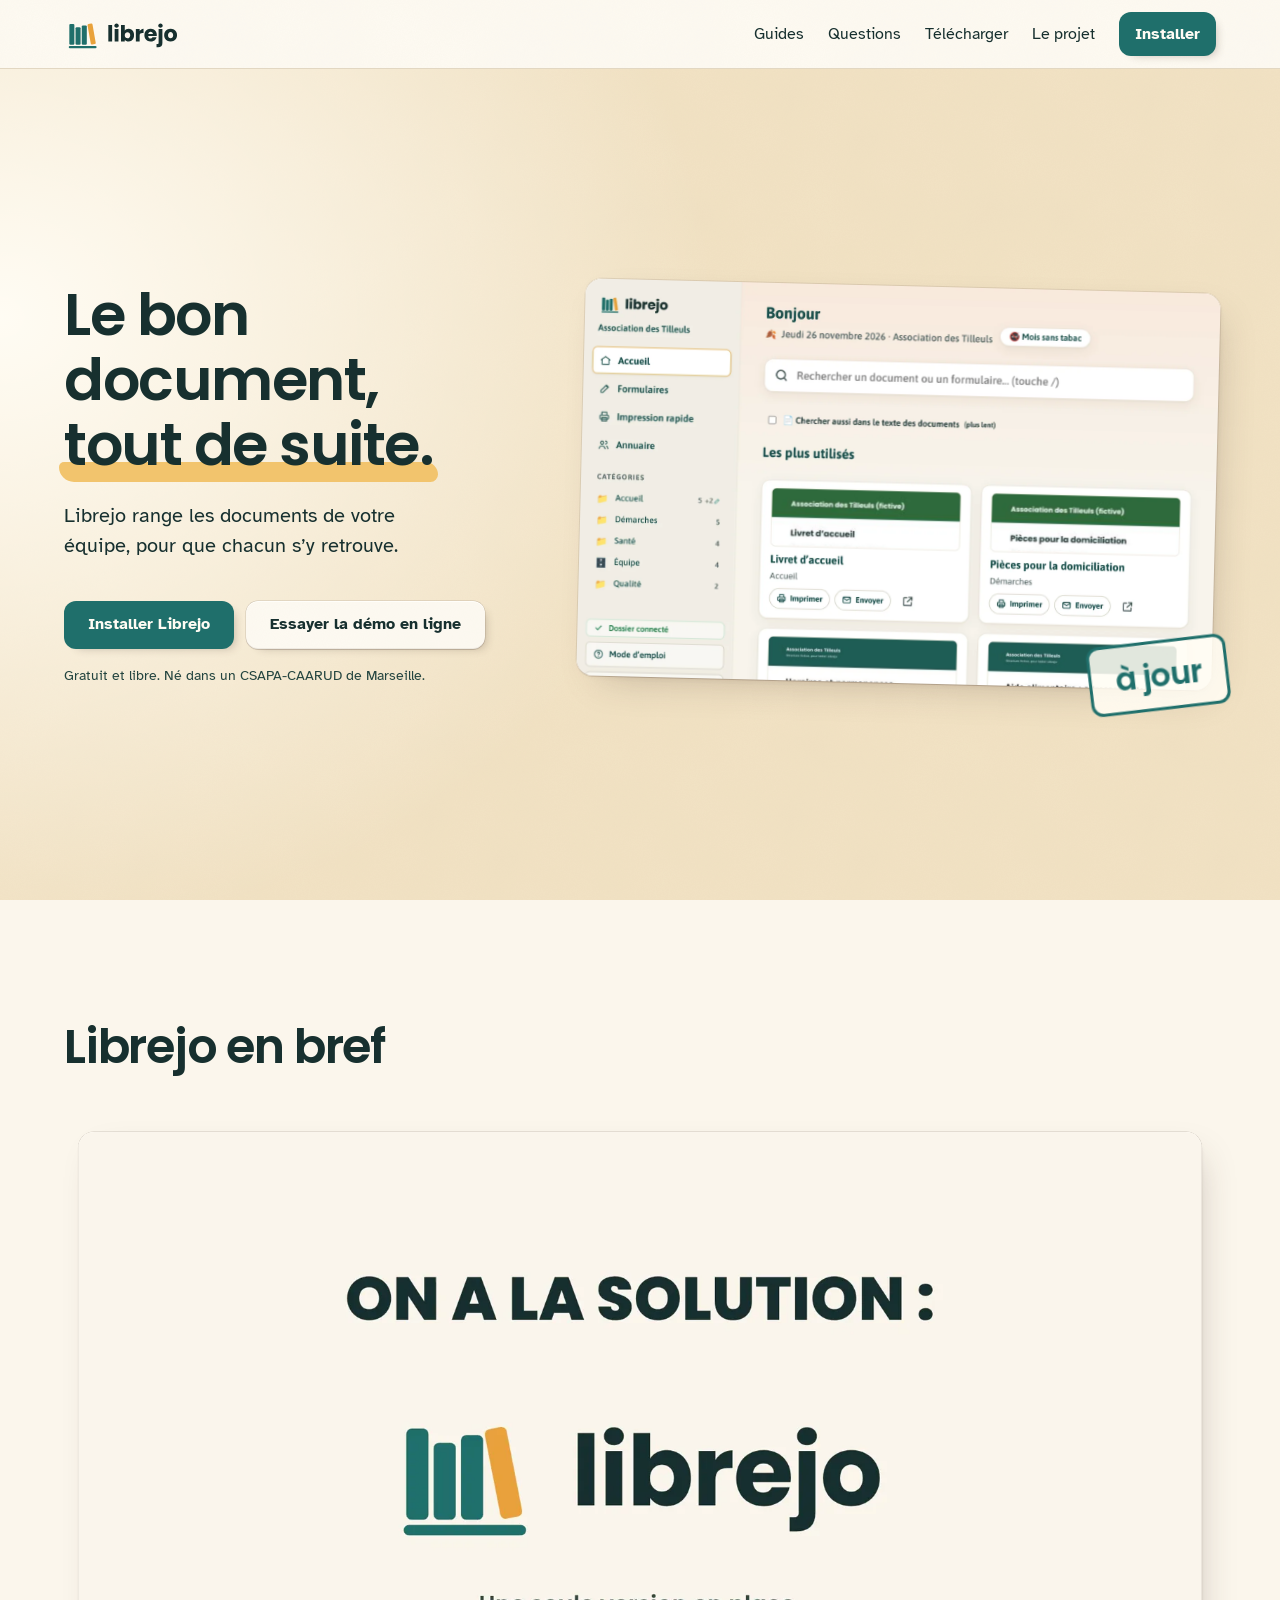
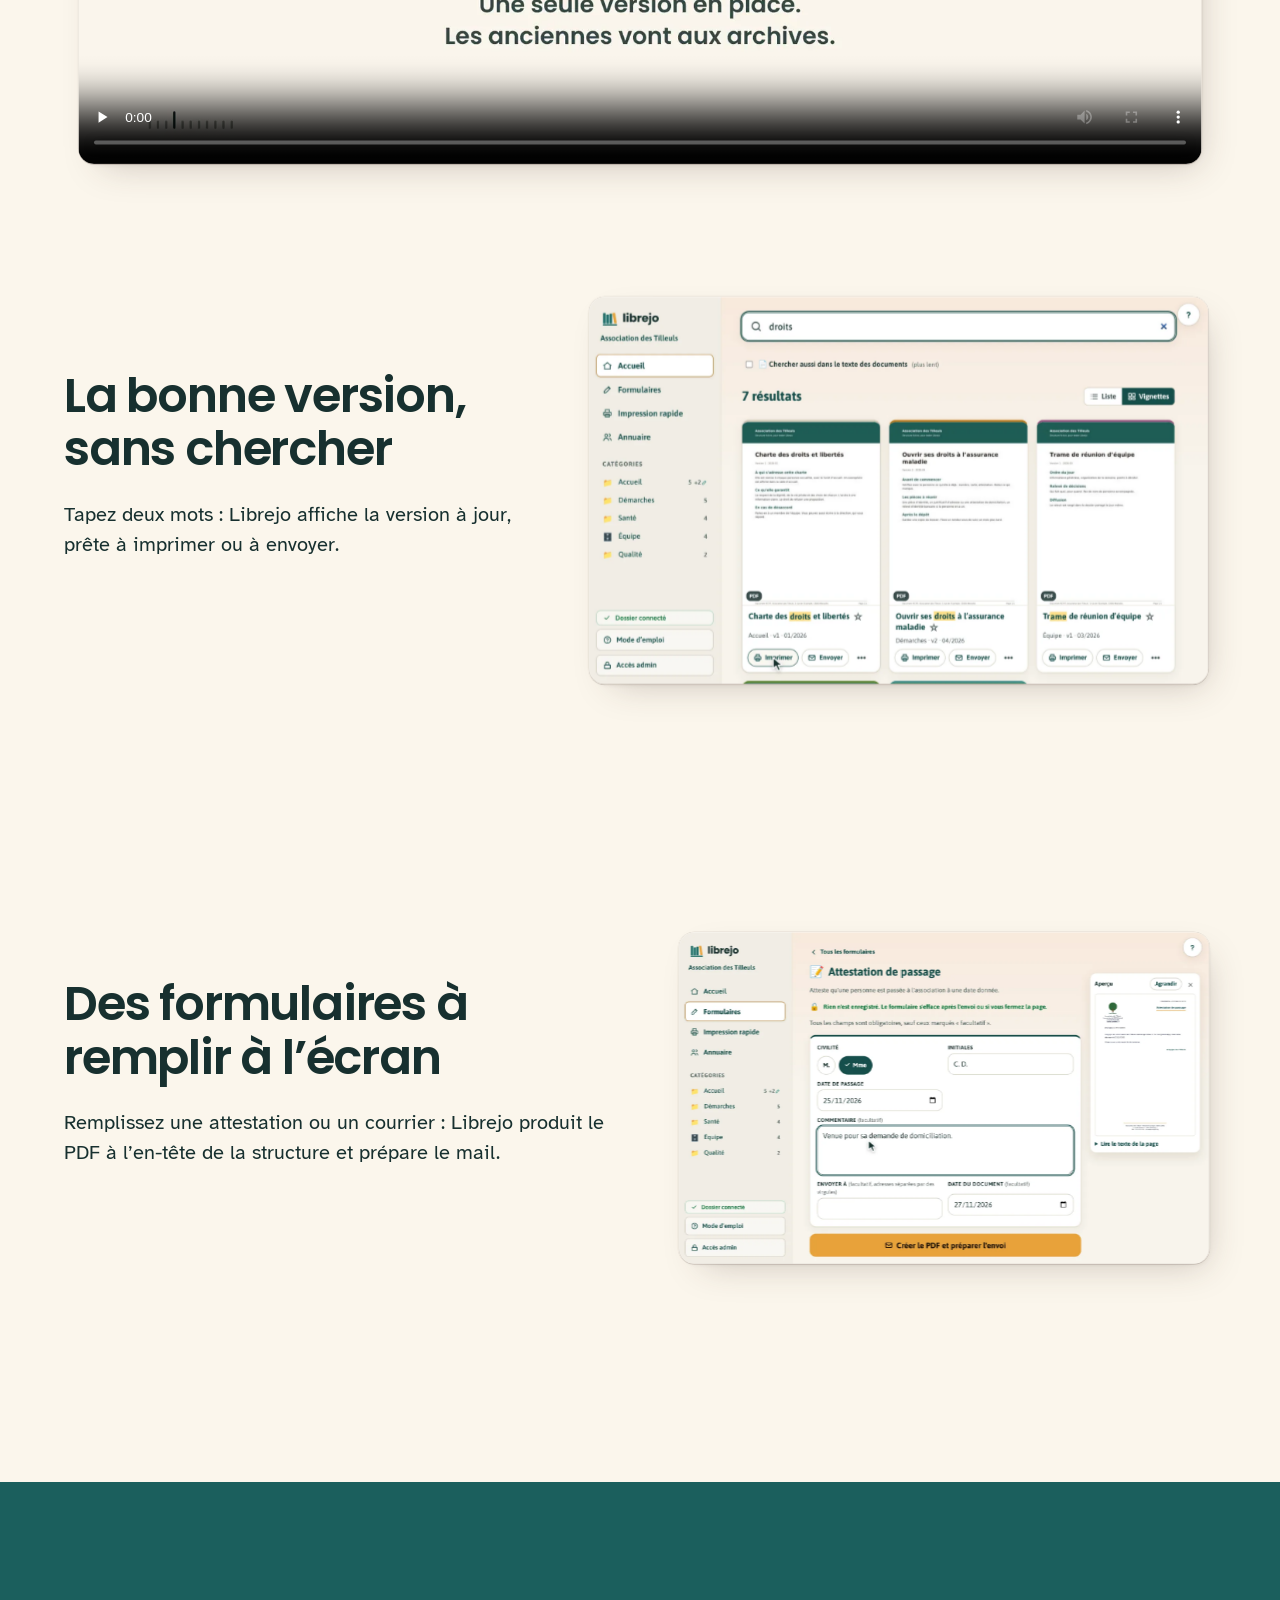
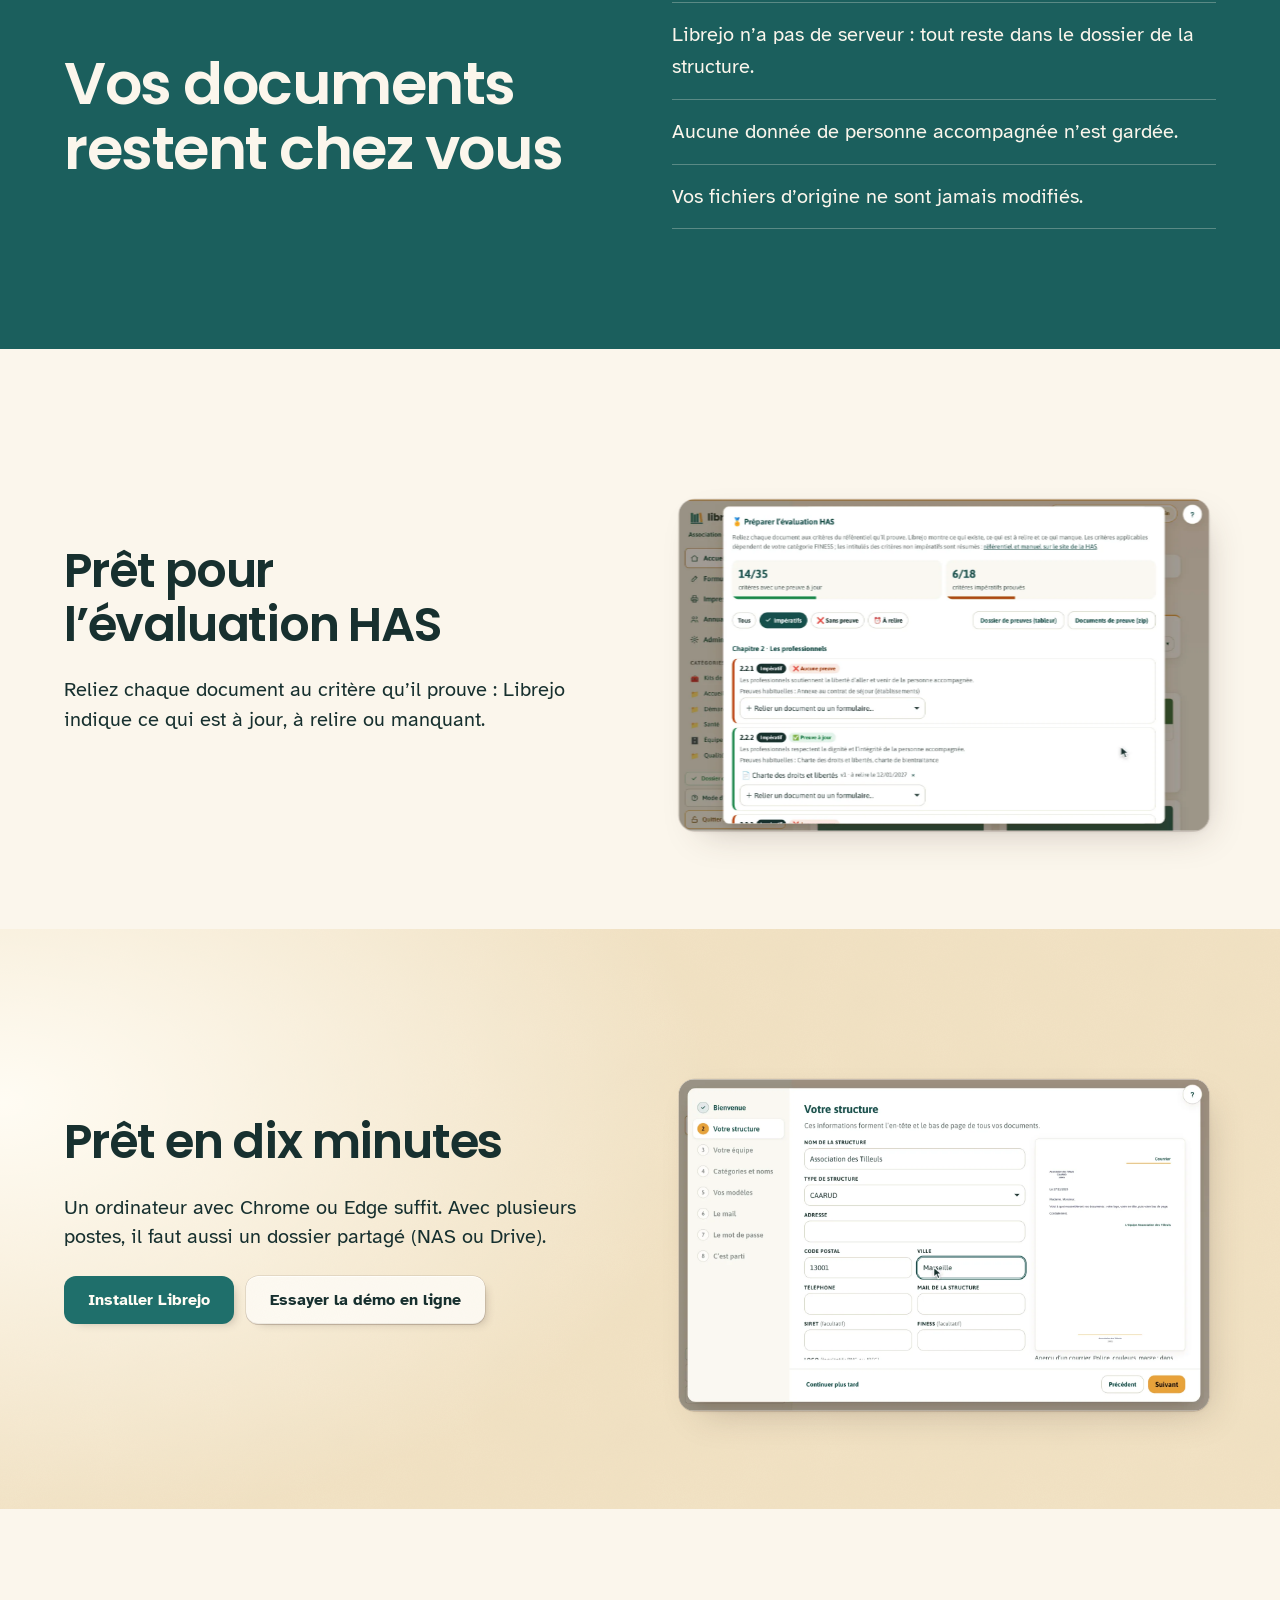
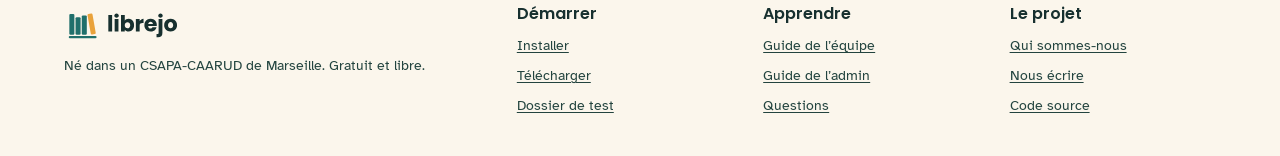
<file: index.html>
<!doctype html>
<html lang="fr">
<head>
<meta charset="utf-8">
<meta name="viewport" content="width=device-width, initial-scale=1">
<title>Librejo, les documents de votre structure, à jour</title>
<meta name="description" content="Librejo range les documents et les formulaires d’une structure sociale ou médico-sociale. Sans serveur, gratuit et libre.">
<link rel="icon" href="images/favicon.svg" type="image/svg+xml">
<script>document.documentElement.classList.add("js")</script>
<link rel="stylesheet" href="site.css">
</head>
<body>
<a class="skip" href="#contenu">Aller au contenu</a>
<header class="slab">
  <div class="container">
    <a class="mark" href="index.html"><img src="images/logo.svg" alt="Librejo, accueil" width="118" height="38"></a>
    <nav aria-label="Pages du site">
      <a href="guides.html">Guides</a>
      <a href="faq.html">Questions</a>
      <a href="telecharger.html">Télécharger</a>
      <a href="projet.html">Le projet</a>
    </nav>
    <a class="btn btn--go" href="installer.html">Installer</a>
  </div>
</header>

<main id="contenu">
<section class="hero desk">
  <div class="container">
    <div class="rise">
      <h1>Le bon document, <span class="marker">tout de suite.</span></h1>
      <p class="lead">Librejo range les documents de votre équipe, pour que chacun s’y retrouve.</p>
      <p class="phone"><a class="btn btn--go" data-sendlink href="mailto:?subject=Librejo&amp;body=https%3A%2F%2Flibrejoapp.github.io%2F">M’envoyer le lien</a><small>Librejo s’utilise sur un ordinateur. Envoyez-vous le lien pour l’ouvrir au bureau.</small></p>
      <div class="actions">
        <a class="btn btn--go desk-only" href="installer.html">Installer Librejo</a>
        <a class="btn btn--card desk-only" href="appli/?demo">Essayer la démo en ligne</a>
      </div>
      <small>Gratuit et libre. Né dans un CSAPA-CAARUD de Marseille.</small>
    </div>
    <div class="shot shot--app shot--tilt rise" data-slot="accueil" data-kind="product">
      <img src="images/accueil.webp" width="1600" height="1000" alt="L’accueil de Librejo : la recherche, les documents les plus utilisés et les formulaires à remplir">
      <span class="stamp" data-keep aria-hidden="true">à jour</span>
    </div>
  </div>
</section>

<section class="film reveal" id="essentiel">
  <div class="container">
    <h2>Librejo en bref</h2>
    <figure class="shot" data-slot="film" data-kind="product" style="margin:0">
      <video controls playsinline preload="none" poster="images/film-poster.webp" width="1920" height="1080" aria-label="Vidéo de présentation de Librejo (1 min 15, musique, sans voix off)">
        <source src="videos/librejo-presentation.mp4" type="video/mp4">
        <a href="videos/librejo-presentation.mp4">Télécharger la vidéo de présentation (MP4)</a>
      </video>
    </figure>
  </div>
</section>

<section class="row reveal">
  <div class="container">
    <div>
      <h2>La bonne version, sans chercher</h2>
      <p class="lead">Tapez deux mots : Librejo affiche la version à jour, prête à imprimer ou à envoyer.</p>
    </div>
    <div class="shot shot--app" data-slot="recherche" data-kind="product">
      <img src="images/anim-recherche.webp" width="1600" height="1000" alt="Une recherche du mot « droits » trouve sept documents, avec les boutons Imprimer et Envoyer" loading="lazy">
      <video class="anim" data-keep muted loop playsinline preload="none" aria-hidden="true" tabindex="-1"><source src="videos/anim-recherche.mp4" type="video/mp4"></video>
    </div>
  </div>
</section>

<section class="row row--even reveal">
  <div class="container">
    <div>
      <h2>Des formulaires à remplir à l’écran</h2>
      <p class="lead">Remplissez une attestation ou un courrier : Librejo produit le PDF à l’en-tête de la structure et prépare le mail.</p>
    </div>
    <div class="shot shot--app" data-slot="formulaire" data-kind="product">
      <img src="images/anim-formulaire.webp" width="1600" height="1000" alt="Une attestation de passage se remplit et son aperçu se met à jour, puis Librejo propose d’imprimer, d’envoyer ou de télécharger le PDF" loading="lazy">
      <video class="anim" data-keep muted loop playsinline preload="none" aria-hidden="true" tabindex="-1"><source src="videos/anim-formulaire.mp4" type="video/mp4"></video>
    </div>
  </div>
</section>

<section class="board reveal">
  <div class="container">
    <h2>Vos documents restent chez vous</h2>
    <ul class="facts">
      <li>Librejo n’a pas de serveur : tout reste dans le dossier de la structure.</li>
      <li>Aucune donnée de personne accompagnée n’est gardée.</li>
      <li>Vos fichiers d’origine ne sont jamais modifiés.</li>
    </ul>
  </div>
</section>

<section class="row row--even reveal">
  <div class="container">
    <div>
      <h2>Prêt pour l’évaluation HAS</h2>
      <p class="lead">Reliez chaque document au critère qu’il prouve : Librejo indique ce qui est à jour, à relire ou manquant.</p>
    </div>
    <div class="shot" data-slot="has" data-kind="product">
      <img src="images/anim-has.webp" width="1600" height="1000" alt="Préparer l’évaluation HAS : la Charte des droits et libertés est reliée au critère 2.2.2, et le compteur passe à 6 critères impératifs prouvés sur 18" loading="lazy">
      <video class="anim" data-keep muted loop playsinline preload="none" aria-hidden="true" tabindex="-1"><source src="videos/anim-has.mp4" type="video/mp4"></video>
    </div>
  </div>
</section>

<section class="row row--even close reveal" id="installer">
  <div class="container">
    <div>
      <h2>Prêt en dix minutes</h2>
      <p class="lead">Un ordinateur avec Chrome ou Edge suffit. Avec plusieurs postes, il faut aussi un dossier partagé (NAS ou Drive).</p>
      <p class="phone"><a class="btn btn--go" data-sendlink href="mailto:?subject=Librejo&amp;body=https%3A%2F%2Flibrejoapp.github.io%2F">M’envoyer le lien</a><small>Librejo s’utilise sur un ordinateur. Envoyez-vous le lien pour l’ouvrir au bureau.</small></p>
      <div class="actions">
        <a class="btn btn--go desk-only" href="installer.html">Installer Librejo</a>
        <a class="btn btn--card desk-only" href="appli/?demo">Essayer la démo en ligne</a>
      </div>
    </div>
    <div class="shot" data-slot="demarrage" data-kind="product">
      <img src="images/anim-installation.webp" width="1600" height="1000" alt="L’assistant de démarrage : on crée le dossier de la structure, puis on saisit son nom, son type et sa ville" loading="lazy">
      <video class="anim" data-keep muted loop playsinline preload="none" aria-hidden="true" tabindex="-1"><source src="videos/anim-installation.mp4" type="video/mp4"></video>
    </div>
  </div>
</section>
</main>

<footer class="foot" id="pages">
  <div class="container">
    <div>
      <a class="mark" href="index.html"><img src="images/logo.svg" alt="Librejo, accueil" width="118" height="38"></a>
      <p>Né dans un CSAPA-CAARUD de Marseille. Gratuit et libre.</p>
    </div>
    <div>
      <h2>Démarrer</h2>
      <ul><li><a href="installer.html">Installer</a></li><li><a href="telecharger.html">Télécharger</a></li><li><a href="telecharger.html#test">Dossier de test</a></li></ul>
    </div>
    <div>
      <h2>Apprendre</h2>
      <ul><li><a href="guides.html#equipe">Guide de l’équipe</a></li><li><a href="guides.html#admin">Guide de l’admin</a></li><li><a href="faq.html">Questions</a></li></ul>
    </div>
    <div>
      <h2>Le projet</h2>
      <ul><li><a href="projet.html">Qui sommes-nous</a></li><li><a href="mailto:librejo@proton.me">Nous écrire</a></li><li><a href="https://github.com/librejoapp/librejo">Code source</a></li></ul>
    </div>
  </div>
</footer>

<script>
if ('IntersectionObserver' in window) {
  const io = new IntersectionObserver((es) => es.forEach((e) => e.target.classList.toggle('play', e.isIntersecting)), { threshold: 0.4 });
  document.querySelectorAll('.loop').forEach((l) => io.observe(l));
  const rv = new IntersectionObserver((es) => es.forEach((e) => { if (e.isIntersecting) { e.target.classList.add('in'); rv.unobserve(e.target); } }), { threshold: 0.18 });
  document.querySelectorAll('.reveal').forEach((s) => rv.observe(s));
}
// Sur téléphone : s'envoyer le lien du site (partage du téléphone, sinon mail)
document.querySelectorAll('[data-sendlink]').forEach((a) => {
  const url = location.origin + location.pathname.replace(/[^/]*$/, '');
  a.href = 'mailto:?subject=' + encodeURIComponent('Librejo, à ouvrir sur un ordinateur') + '&body=' + encodeURIComponent(url);
  a.addEventListener('click', (e) => { if (navigator.share) { e.preventDefault(); navigator.share({ title: 'Librejo', url }).catch(() => {}); } });
});
// Animations des captures : lecture quand elles sont à l'écran, jamais si l'ordinateur demande moins d'animations
const calme = matchMedia('(prefers-reduced-motion: reduce)');
const anims = [...document.querySelectorAll('video.anim')];
anims.forEach((v) => v.addEventListener('playing', () => v.classList.add('on'), { once: true }));
if ('IntersectionObserver' in window && anims.length) {
  const vo = new IntersectionObserver((es) => es.forEach((e) => {
    const v = e.target;
    if (e.isIntersecting && !calme.matches) { if (v.preload !== 'auto') { v.preload = 'auto'; } v.play().catch(() => {}); }
    else v.pause();
  }), { threshold: 0.35 });
  anims.forEach((v) => vo.observe(v));
  calme.addEventListener?.('change', () => { if (calme.matches) anims.forEach((v) => { v.pause(); v.classList.remove('on'); }); });
}
const ready = (s) => s.classList.add('ready');
document.querySelectorAll('.shot').forEach((s) => { const im = s.querySelector('img:last-of-type'); if (!im || im.complete) return ready(s); im.addEventListener('load', () => ready(s), { once: true }); im.addEventListener('error', () => ready(s), { once: true }); setTimeout(() => ready(s), 5000); });

</script>
<noscript><style>.reveal > .container > *, .shot { opacity: 1 !important; transform: none !important; }</style></noscript>
</body>
</html>
</file>
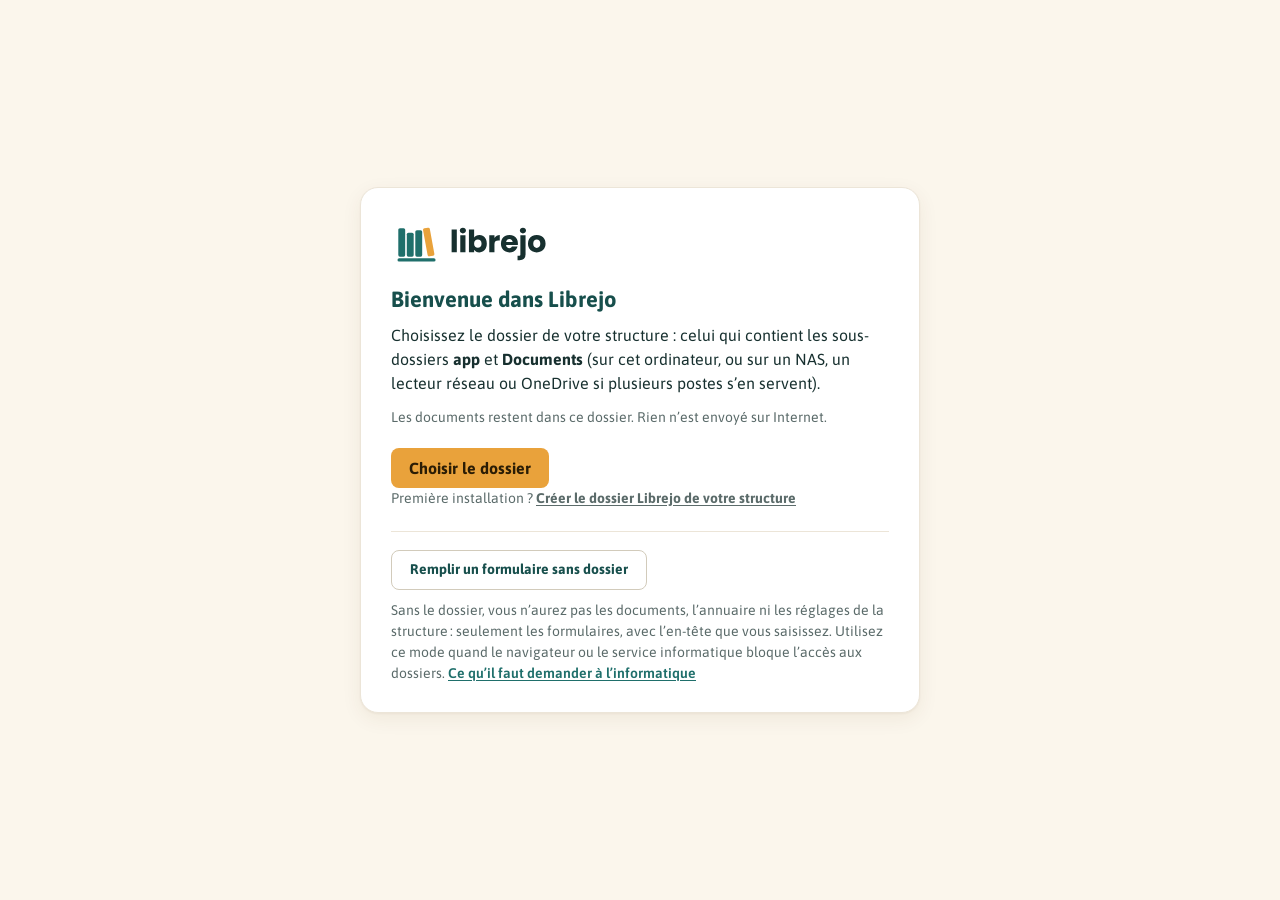
<file: appli/index.html>
<!doctype html>
<html lang="fr" spellcheck="false">
<head>
<meta charset="utf-8">
<meta name="viewport" content="width=device-width, initial-scale=1">
<!-- Politique de sécurité : seuls les scripts du site s'exécutent (jamais du code écrit dans la page ou venu du dossier) ;
     la liste des Cerfa et les PDF officiels sont les seules lectures hors du site. -->
<meta http-equiv="Content-Security-Policy" content="default-src 'self'; script-src 'self' 'wasm-unsafe-eval'; style-src 'self' 'unsafe-inline'; img-src 'self' data: blob:; font-src 'self' data:; connect-src 'self' data: blob: https://raw.githubusercontent.com https://*.service-public.fr https://*.gouv.fr; worker-src 'self' blob:; frame-src 'self' blob: data:; object-src 'self' blob:; base-uri 'none'; form-action 'none'">
<title>Librejo</title>
<meta name="theme-color" content="#1F6F6B">
<link rel="manifest" href="manifest.webmanifest">
<link rel="apple-touch-icon" href="apple-touch-icon.png">
<link rel="stylesheet" href="boot.css">
<link rel="icon" href="favicon.ico" sizes="any">
<link rel="icon" href="favicon.svg" type="image/svg+xml">
<link rel="stylesheet" href="app/polices.css">
<style>
/* ==========================================================================
   Librejo — feuille de styles unique
   Ordre : 1. variables  2. base  3. mise en page  4. composants  5. écrans
   Règles : toujours passer par les variables (couleurs, tailles, espacements,
   arrondis, ombres) ; pas de style écrit dans le code JavaScript ; une classe
   par rôle. Référence : DESIGN.txt, à côté de Librejo.html.
   ========================================================================== */

/* ---------- 1. Variables ---------- */
:root{
  color-scheme:light;
  /* Couleurs de la charte Librejo (bleu canard, ambre, encre, crème) */
  --navy:#174f4c;            /* canard foncé : menu, titres */
  --blue:#1F6F6B;            /* bleu canard : liens, sélection */
  --accent:#E9A23B;          /* ambre : actions principales, repères */
  --accent-ink:#2b1d05;      /* texte sur fond --accent plein, et nulle part ailleurs */
  --accent-soft:#fcf1dc;     /* fond ambré léger */
  --accent-text:#8a5a0b;     /* texte ambré lisible sur fond clair */
  --accent-on-dark:#f2c26b;  /* ambre lisible sur le canard foncé */
  --accent-line:#b67e2e;     /* ambre des repères non textuels (choix, bordures d'état, barres) : ≥ 3:1 sur la crème */
  --on-color:#ffffff;        /* texte et pictogrammes posés sur un fond coloré (bouton plein, menu sombre) */
  /* Contour de focus clavier : bleu canard nuit sur les fonds clairs (≥ 7:1 sur le blanc, ≥ 6:1 sur la crème) ;
     l'ambre seul n'y fait que 2:1. Sur les fonds sombres (menu sombre, pastilles foncées), --focus passe à l'ambre lisible. */
  --focus:var(--navy);

  /* Texte */
  --text:#17302F;
  --text-2:#263d3b;          /* libellés, texte appuyé */
  --text-3:#46595a;          /* texte secondaire */
  --text-muted:#5b6b6a;      /* indications, pied de page */
  --text-on-dark:#d5dfdf;    /* menu sombre : texte normal (recalculé avec la couleur du menu) */
  --text-on-dark-2:#bececd;  /* menu sombre : compteurs, intitulés (≥ 4,6:1 sur le menu et son survol) */
  --menu-muted:#5b6b6a;      /* menu clair : intitulés et compteurs (recalculé sur le fond du menu) */

  /* Surfaces et traits */
  --bg:#f7f4ec;              /* fond de page */
  --surface:#ffffff;         /* cartes, champs */
  --surface-2:#f0ece2;       /* survol, fonds discrets */
  --surface-3:#faf8f3;       /* en-têtes de tableau, encarts */
  --line:#ece5d8;            /* bordures de cartes */
  --line-soft:#efeae0;       /* séparateurs de lignes */
  --line-strong:#d2cbbb;     /* bordures de champs et boutons */
  --line-dashed:#c2baa8;

  /* États */
  --ok:#178a47; --ok-text:#157a3f; --ok-bg:#e3f4ea; --ok-on-dark:#9fe0b8;
  --warn:#b0480c; --warn-bg:#fdefe2; --warn-line:#f1c8a4;
  --danger:#c2410c; --danger-icon:#c0392b; --danger-text:#9c3209; --danger-bg:#fbe9e2;
  --highlight:#ffe08a;

  /* Typographie : 7 tailles, plus une réservée aux pictogrammes de type de fichier.
     En rem : elles suivent la taille de police choisie dans le navigateur (16 px par défaut, même rendu qu'avant). */
  --f-body:"Asap", system-ui, -apple-system, "Segoe UI", sans-serif;
  --fs-1:.75rem; --fs-2:.8125rem; --fs-3:.875rem; --fs-4:1rem; --fs-5:1.125rem; --fs-6:1.375rem; --fs-7:1.625rem;
  --fs-micro:.625rem;  /* 10 px : seulement pour un repère décoratif doublé d'un texte accessible (type de fichier) */

  /* Espacements */
  --sp-1:4px; --sp-2:8px; --sp-3:12px; --sp-4:16px; --sp-5:24px; --sp-6:32px; --sp-7:40px;

  /* Arrondis */
  --r-sm:8px; --r-md:14px; --r-lg:18px; --r-full:999px;

  /* Ombres et voiles : toujours chauds (brun doré), jamais gris ni colorés */
  --shadow-soft:0 1px 3px rgba(90,60,20,.12);              /* petit relief : choix actif, pastille */
  --shadow-sheet:0 1px 4px rgba(90,60,20,.16);             /* page de document posée */
  --shadow-card:0 1px 2px rgba(90,60,20,.05),0 6px 20px rgba(90,60,20,.07);
  --shadow-raised:0 10px 24px rgba(90,60,20,.12);
  --shadow-pop:0 18px 40px -14px rgba(70,45,12,.38);       /* fenêtres, volets, bulles */
  --scrim:rgba(46,34,16,.45);                              /* voile sous une fenêtre */
  --scrim-strong:rgba(46,34,16,.74);                       /* voile de l'aperçu d'un PDF */

  /* Dimensions */
  --h-control:40px;  /* boutons */
  --h-input:48px;    /* champs */
  --sbw:16rem;       /* largeur du menu : 256 px, et le double quand le navigateur agrandit le texte à 200 % */
  --w-content:1200px;
  --w-form:860px;    /* formulaires */
  --w-wide:980px;    /* réglages */
}

/* ---------- 2. Base ---------- */
*{box-sizing:border-box}
[hidden]{display:none!important}
html{-webkit-text-size-adjust:100%;background:var(--bg)}
body{margin:0;padding:0;background:var(--bg);color:var(--text);font-family:var(--f-body);font-size:var(--fs-4);line-height:1.5}
img{max-width:100%}
a{color:var(--blue)}
button{font:inherit;color:inherit;cursor:pointer}
button:disabled{opacity:.45;cursor:default}
:is(button,input,select,textarea,a,summary,label.secondary):focus-visible{outline:3px solid var(--focus);outline-offset:2px}
/* fonds sombres : l'ambre reste (≥ 4,6:1 sur la couleur du menu, recalculé avec les couleurs de la structure) */
html:not(.menu-clair) .sidebar,.rchip,.toast{--focus:var(--accent-on-dark)}
/* boutons dans un groupe qui rogne ses bords (overflow:hidden) : contour à l'intérieur, blanc sur le bouton choisi */
:is(.seg,.viewtoggle) button:focus-visible{outline-offset:-4px}
:is(.seg,.viewtoggle) button[aria-pressed="true"]:focus-visible{outline-color:var(--on-color)}
.seg.metha button[aria-pressed="true"]:focus-visible{outline-color:var(--accent-ink)}
mark{background:var(--highlight);color:inherit;padding:0 1px}
/* mouvement réduit : une seule règle pour toute l'application */
@media (prefers-reduced-motion:reduce){*,*::before,*::after{animation:none!important;transition:none!important}}

h2.sec{margin:0;font-weight:700;font-size:var(--fs-7);line-height:1.15;letter-spacing:-.01em;color:var(--navy);text-wrap:balance}
h2.sec .o{color:var(--blue);font-weight:600}
.lab{margin:0 0 var(--sp-3);font-weight:700;font-size:var(--fs-6);color:var(--navy)}
.hint{margin:0;color:var(--text-3);font-size:var(--fs-3)}
.muted,.hint.muted{color:var(--text-muted)}
.hint.pad{padding:var(--sp-3) var(--sp-4)}
.reqnote{margin:0;color:var(--text-3);font-size:var(--fs-3)}
.warn-text{color:var(--warn);font-weight:700}
.ink{color:var(--text)}

/* Utilitaires de mise en page (pas de couleurs ici) */
.row{display:flex;gap:var(--sp-3);flex-wrap:wrap;align-items:center}
.row.end{justify-content:flex-end}
.row.between{justify-content:space-between}
.stack{display:grid;gap:var(--sp-3)}
.stack.s{gap:var(--sp-2)} .stack.xs{gap:var(--sp-1)}
.stack.scroll{max-height:320px;overflow:auto}
.gap-s{gap:var(--sp-2)!important} .gap-xs{gap:var(--sp-1)!important}
.grow{flex:1}
.push{margin-top:auto}
.self-end{align-self:end} .self-start{justify-self:start}
.m-0{margin:0!important}
.mt-s{margin-top:var(--sp-2)} .mt-m{margin-top:var(--sp-4)}
.right{text-align:right}
.nowrap{white-space:nowrap}
.h-input{height:var(--h-input)}
.w-form{max-width:var(--w-form)}
.w-wide{max-width:var(--w-wide)}
.grid2{display:grid;grid-template-columns:1fr 1fr;gap:var(--sp-3)}
.grid2.top{align-items:start}
.fieldgrid{display:grid;grid-template-columns:repeat(2,minmax(0,1fr));gap:var(--sp-3)}
.fieldgrid .wide{grid-column:1/-1}
.sr{position:absolute!important;width:1px;height:1px;padding:0;margin:-1px;border:0;overflow:hidden;clip:rect(0 0 0 0);clip-path:inset(50%);white-space:nowrap}   /* texte pour les lecteurs d'écran seulement */

/* ---------- 3. Mise en page ---------- */
.app{min-height:100vh}
.sidebar{position:fixed;inset:0 auto 0 0;width:var(--sbw);background:var(--navy);color:var(--on-color);display:flex;flex-direction:column;padding:20px 14px 16px;overflow-y:auto;z-index:5} /* au-dessus du bandeau fixe du haut (z-index 4), qui s'étend jusqu'à lui */
.sidebar .brand{display:flex;align-items:center;gap:var(--sp-3);padding:2px var(--sp-2) 22px}

/* Navigation et catégories du menu */
.sidebar nav.top{display:flex;flex-direction:column;gap:2px}
.sidebar nav.top button,.catbtn{width:100%;overflow-wrap:anywhere;display:flex;align-items:center;gap:11px;text-align:left;border:0;background:transparent;color:var(--text-on-dark);padding:10px var(--sp-3);border-radius:var(--r-sm);font-size:var(--fs-4);font-weight:600}
.sidebar nav.top button svg,.catbtn svg{width:1.1875rem;height:1.1875rem;flex:0 0 auto;opacity:.85}
.sidebar nav.top button:hover,.catbtn:hover{background:rgba(255,255,255,.07);color:var(--on-color)}
.sidebar nav.top button[aria-current="page"],.catbtn[aria-pressed="true"]{background:rgba(255,255,255,.11);color:var(--on-color)}
.sidecats{margin-top:22px;display:flex;flex-direction:column;gap:1px}
.sidelab{font-size:var(--fs-1);font-weight:700;letter-spacing:.09em;text-transform:uppercase;color:var(--text-on-dark-2);padding:0 var(--sp-3) var(--sp-2)}
.catbtn{position:relative;font-size:var(--fs-3);font-weight:500;padding:var(--sp-2) var(--sp-3)}   /* relative : le texte masqué (.sr) reste dans le menu qui défile */
.catbtn .name{flex:1;line-height:1.25}
.catbtn[aria-pressed="true"] .name{font-weight:600}
.catbtn .count{color:var(--text-on-dark-2);font-size:var(--fs-1);font-weight:600}
.catbtn.sub{position:relative;padding:6px var(--sp-3) 6px 42px;color:var(--text-on-dark)}
.catbtn.sub::before{content:"";position:absolute;left:21px;top:0;bottom:0;border-left:1px solid rgba(255,255,255,.18)}
.catbtn.droptarget,.catbtn.over{outline:2px dashed var(--accent-line);outline-offset:-2px}
.catbtn[aria-pressed="true"] .count{color:inherit}

/* Pied du menu : état du dossier et accès admin */
.sidefoot{margin-top:auto;padding-top:20px;display:flex;flex-direction:column;gap:var(--sp-2)}
.conn,.adminbtn{width:100%;display:flex;align-items:center;gap:9px;border:1px solid rgba(255,255,255,.22);background:transparent;color:var(--text-on-dark);border-radius:var(--r-sm);padding:9px var(--sp-3);font-size:var(--fs-3);font-weight:600}
.conn svg,.adminbtn svg{width:17px;height:17px;flex:0 0 auto}
.conn:hover,.adminbtn:hover{background:rgba(255,255,255,.07)}
.conn.ok{border-color:color-mix(in srgb,var(--ok-on-dark) 45%,transparent);color:var(--ok-on-dark)}
.conn.status{border-color:transparent;background:transparent;padding:var(--sp-1) var(--sp-3);font-size:var(--fs-2);cursor:default}
.conn.status svg{width:15px;height:15px}
.adminbtn.on{border:1.5px solid var(--accent);color:var(--accent-on-dark)}
.adminbtn.on:hover{background:color-mix(in srgb,var(--accent) 12%,transparent)}
.sidenote{font-size:var(--fs-1);color:var(--text-on-dark-2);padding:var(--sp-1) var(--sp-1) 0;text-align:center}

/* Zone de contenu */
.content{margin-left:var(--sbw);padding:30px var(--sp-7) var(--sp-5);max-width:var(--w-content)}
@media (min-width:1500px){ .content{margin-left:calc(var(--sbw) + (100vw - var(--sbw) - var(--w-content))/2)} }
main{min-height:calc(100vh - 110px)}
.panel{display:grid;gap:var(--sp-4)}
.panel.deliv{max-width:var(--w-form);padding-bottom:var(--sp-7)}
footer{display:flex;justify-content:center;gap:10px;color:var(--text-muted);font-size:var(--fs-2);padding:var(--sp-5) 0 0}
.listhead{display:flex;align-items:center;justify-content:space-between;gap:var(--sp-3);flex-wrap:wrap;margin:var(--sp-2) 0 var(--sp-3)}
#p-docs .listhead+.row{margin:-6px 0 var(--sp-3);gap:var(--sp-3)}

@media (max-width:900px){
  .sidebar{position:static;width:auto;padding:var(--sp-3)}
  .sidebar .brand{padding-bottom:var(--sp-3)}
  .sidebar nav.top{flex-direction:row;flex-wrap:wrap}
  .sidebar nav.top button{width:auto}
  .sidecats{flex-direction:row;overflow-x:auto;margin-top:10px}
  .sidelab,.sidenote{display:none}
  .catbtn{width:auto;white-space:nowrap}
  .sidefoot{flex-direction:row;flex-wrap:wrap}
  .conn,.adminbtn{width:auto}
  .content{margin-left:0;padding:20px var(--sp-4)}
}

/* ---------- 4. Composants ---------- */

/* Boutons
   .primary        action principale (orange) — une seule par zone
   .primary.alt    action forte non orange (marine) : confirmer, entrer
   .primary.danger confirmation d'une suppression
   .primary.big    pleine largeur (bas de formulaire)
   .primary.sm     dans un tableau ou une carte
   .secondary      action d'appoint ; .secondary.wide : pleine largeur en pointillés
   .ghost          action discrète ; .ghost.danger : effacer, supprimer
   .iconbtn        bouton icône seul (toujours avec aria-label)                */
.primary,.secondary{display:inline-flex;align-items:center;justify-content:center;gap:var(--sp-2);min-height:var(--h-control);padding:0 var(--sp-4);border-radius:var(--r-md);font-weight:700;text-decoration:none;transition:background-color .12s,filter .12s}
.primary{border:0;background:var(--accent);color:var(--accent-ink);font-size:var(--fs-4)}
.primary:hover:not(:disabled){filter:brightness(.94)}
.primary:active:not(:disabled){filter:brightness(.88)}
.primary.alt{background:var(--navy);color:var(--on-color)}
.primary.alt:hover:not(:disabled){filter:brightness(1.25)}
.primary.danger{background:var(--danger);color:var(--on-color)}
.primary.big{width:100%;min-height:52px;font-size:var(--fs-5)}
.primary.sm{min-height:32px;padding:0 var(--sp-3);font-size:var(--fs-3)}
.secondary{border:1px solid var(--line-strong);background:var(--surface);color:var(--navy);font-size:var(--fs-3)}
.secondary:hover:not(:disabled){background:var(--surface-2)}
.secondary.wide{width:100%;border-style:dashed;border-color:var(--line-dashed)}
label.secondary{cursor:pointer}
.primary svg,.secondary svg{width:18px;height:18px;flex:0 0 auto}
.ghost{display:inline-flex;align-items:center;gap:var(--sp-1);border:0;background:transparent;color:var(--blue);font-weight:700;font-size:var(--fs-3);padding:6px var(--sp-1)}
.ghost:hover:not(:disabled){text-decoration:underline}
.ghost svg{width:18px;height:18px;flex:0 0 auto}
.ghost.danger{color:var(--text-2)}
.ghost.danger svg{color:var(--danger-icon)}
.iconbtn{width:var(--h-control);height:var(--h-control);display:inline-grid;place-items:center;padding:0;border:0;border-radius:var(--r-sm);background:transparent;color:var(--text-3);text-decoration:none;vertical-align:middle}
.iconbtn:hover{background:var(--surface-2);color:var(--navy)}
.iconbtn svg{width:20px;height:20px}
.iconbtn.small{width:28px;height:28px}
.iconbtn.small svg{width:15px;height:15px}
.iconbtn.align-input{margin-top:20px}
.backlink{justify-self:start;display:inline-flex;align-items:center;gap:6px;border:0;background:transparent;color:var(--blue);font-weight:700;font-size:var(--fs-3);padding:var(--sp-1) 0}
.backlink svg{width:18px;height:18px}
.linkbtn{border:0;background:none;padding:2px 0;color:var(--blue);font:inherit;font-weight:600;text-align:left;overflow-wrap:anywhere}
.linkbtn:hover{text-decoration:underline}

/* Pastilles de choix (destinataire, molécule…) : aria-pressed="true" = choisie */
.chip{flex:0 1 auto;max-width:100%;min-height:36px;border:1px solid var(--line-strong);border-radius:var(--r-full);background:var(--surface);color:var(--text);padding:var(--sp-1) var(--sp-3);font-weight:700;font-size:var(--fs-3);overflow-wrap:anywhere}
.chip:hover{border-color:var(--navy)}
.chip[aria-pressed="true"]{background:var(--navy);border-color:var(--navy);color:var(--on-color)}
.chip.other{border-style:dashed}
.chip.small{min-height:26px;padding:0 10px;font-size:var(--fs-2);word-break:break-all}
.choice,.dest-chips{display:flex;gap:var(--sp-2);flex-wrap:wrap}
.choice.bad .chip,.dest-chips.bad .chip{border-color:var(--warn);background:var(--warn-bg)}

/* Choix à deux ou trois boutons collés (M./Mme, Méthadone/Buprénorphine) */
.seg{display:flex;border:1px solid var(--line-strong);border-radius:var(--r-md);overflow:hidden;background:var(--surface)}
.seg button{flex:1;min-width:0;min-height:44px;border:0;background:transparent;padding:0 6px;font-weight:700;font-size:var(--fs-4);color:var(--text)}
.seg button+button{border-left:1px solid var(--line-strong)}
.seg button[aria-pressed="true"]{background:var(--blue);color:var(--on-color)}
.seg.metha button[aria-pressed="true"]{background:var(--accent);color:var(--accent-ink)}
.seg.bad{border-color:var(--warn)}

/* Compteur − / + */
.stepper{display:inline-flex;align-items:center;border:1px solid var(--line-strong);border-radius:var(--r-md);overflow:hidden;background:var(--surface)}
.stepper button{border:0;background:var(--surface-2);width:38px;height:var(--h-control);font-size:var(--fs-5);font-weight:700;color:var(--navy)}
.stepper button:hover{background:var(--line)}
.stepper input{width:64px;height:var(--h-control);border:0!important;border-radius:0!important;box-shadow:none!important;text-align:center;font-weight:700;padding:0;-moz-appearance:textfield}
.stepper input::-webkit-inner-spin-button{display:none}

/* Bascule Liste / Vignettes */
.viewtoggle{display:flex;border:1px solid var(--line-strong);border-radius:var(--r-sm);overflow:hidden;background:var(--surface)}
.viewtoggle button{border:0;background:transparent;color:var(--text-3);padding:6px 11px;font-weight:700;font-size:var(--fs-3);display:inline-flex;align-items:center;gap:6px}
.viewtoggle button svg{width:16px;height:16px}
.viewtoggle button[aria-pressed="true"]{background:var(--navy);color:var(--on-color)}

/* Champs */
.field{display:grid;gap:var(--sp-1);min-width:0}
.field>span,.lbl{font-size:var(--fs-1);letter-spacing:.05em;text-transform:uppercase;color:var(--text-2);font-weight:700}
.field>span small,.lbl small,.mini-lbl small{text-transform:none;letter-spacing:0;font-weight:400;color:var(--text-muted);font-size:var(--fs-1)}
.mini-lbl{font-size:var(--fs-1);font-weight:700;text-transform:uppercase;letter-spacing:.05em;color:var(--text-muted)}
input.in,select.in,textarea.in{width:100%;min-width:0;height:var(--h-input);border:1px solid var(--line-strong);border-radius:var(--r-md);background:var(--surface);color:var(--text);font:inherit;font-size:var(--fs-4);padding:0 var(--sp-3)}
textarea.in{height:auto;min-height:70px;padding:10px var(--sp-3);line-height:1.4}
select.in{appearance:none;-webkit-appearance:none;background-image:linear-gradient(45deg,transparent 50%,var(--text) 50%),linear-gradient(135deg,var(--text) 50%,transparent 50%);background-position:calc(100% - 18px) 50%,calc(100% - 12px) 50%;background-size:6px 6px;background-repeat:no-repeat;padding-right:32px}
/* focus d'un champ : contour plein de 2 px en bleu canard nuit (≥ 7:1 sur le blanc et la crème), à la souris comme au clavier */
input.in:focus,select.in:focus,textarea.in:focus{outline:2px solid var(--focus);outline-offset:1px;border-color:var(--focus)}
input.in.bad,select.in.bad,textarea.in.bad{border-color:var(--warn);background:var(--warn-bg)}
input.num{font-weight:700;text-align:center;font-variant-numeric:tabular-nums}
input.in.w-num{width:84px}
.check{display:inline-flex;align-items:center;gap:var(--sp-2);font-weight:600}
.check.plain{font-weight:400}
.check.nowrap{white-space:nowrap}

/* Grande barre de recherche */
.bigsearch{position:relative;margin:0 0 var(--sp-5)}
.bigsearch svg{position:absolute;left:16px;top:50%;transform:translateY(-50%);width:24px;height:24px;color:var(--text-3)}
.bigsearch input{height:54px;padding-left:52px;font-size:var(--fs-5);font-weight:500;border:1px solid var(--line);border-radius:var(--r-md);box-shadow:var(--shadow-card)}
.bigsearch input:focus{border-color:var(--focus)}
/* Numéro de version, tout petit, sous « Accès admin » */
/* bandeau « formulaires seulement » au-dessus : la teinte du titre ne remonte pas dessus */
body:has(#sdbar) .panel>.stickhead:first-child,body:has(#sdbar) .panel>.bigsearch:first-child{border-image-outset:0 100vmax}
#sdbar{position:relative;z-index:5}
.ad-sim{display:flex;flex-direction:column;gap:6px;padding:var(--sp-3);border:1px solid var(--accent-line);border-left:4px solid var(--accent);border-radius:10px;background:var(--accent-soft);margin-bottom:var(--sp-2)}
.ad-sim small{color:var(--text-3)}
.bigcat{display:flex;align-items:center;gap:var(--sp-3);flex-wrap:wrap;padding:var(--sp-3);border:1px dashed var(--accent-line);border-radius:10px;background:var(--accent-soft);margin:0 0 var(--sp-3)}
.bigcat span{flex:1 1 320px}
.cg-wrap{display:grid;grid-template-columns:minmax(0,1.5fr) minmax(280px,1fr);gap:var(--sp-4);align-items:start}
@media (max-width:1100px){ .cg-wrap{grid-template-columns:1fr} }
.cg-cal,.cg-side{display:flex;flex-direction:column;gap:var(--sp-3)}
.cg-dot{display:inline-block;width:11px;height:11px;border-radius:3px;background:var(--c);margin-right:6px;vertical-align:-1px;flex:none}
.cg-type[aria-pressed=true]{border-color:var(--c);box-shadow:inset 0 0 0 1px var(--c)}
.cg-nav{display:flex;align-items:center;justify-content:space-between}
.cg-months{display:grid;grid-template-columns:repeat(2,minmax(0,1fr));gap:var(--sp-5);user-select:none;touch-action:none}
@media (max-width:700px){ .cg-months{grid-template-columns:1fr} }
.cg-month h4{margin:0 0 var(--sp-2);text-transform:capitalize;color:var(--navy);font-size:var(--fs-4)}
.cg-grid{display:grid;grid-template-columns:repeat(7,1fr);gap:4px}
.cg-wd{text-align:center;font-size:var(--fs-1);font-weight:700;color:var(--text-3);padding-bottom:2px}
.cg-day{aspect-ratio:1/1;min-height:36px;border:1px solid var(--line);border-radius:8px;background:var(--surface);color:var(--text);font:inherit;font-weight:600;font-variant-numeric:tabular-nums;cursor:pointer;padding:0}
.cg-day:hover{border-color:var(--navy)}
.cg-day.off{background:var(--bg);color:var(--text-3);font-weight:400}
.cg-day.fer{background:repeating-linear-gradient(45deg,var(--bg),var(--bg) 4px,var(--line) 4px,var(--line) 5px);color:var(--text-3)}
.cg-day.today{outline:2px solid var(--navy);outline-offset:1px}
.cg-day.sel{background:var(--c);border-color:var(--c);color:#fff}
.cg-day.sel.off,.cg-day.sel.fer{background:color-mix(in srgb,var(--c) 22%,var(--surface));color:var(--text-3);border-color:color-mix(in srgb,var(--c) 45%,var(--surface))}
.cg-legend{display:flex;flex-wrap:wrap;gap:var(--sp-3);margin:0;font-size:var(--fs-2);color:var(--text-3);align-items:center}
.cg-l{display:inline-block;width:14px;height:14px;border-radius:4px;border:1px solid var(--line);margin-right:5px;vertical-align:-2px;background:var(--bg)}
.cg-l.fer{background:repeating-linear-gradient(45deg,var(--bg),var(--bg) 3px,var(--line) 3px,var(--line) 4px)}
.cg-table{width:100%;border-collapse:collapse;font-size:var(--fs-3)}
.cg-table th{text-align:left;font-size:var(--fs-1);text-transform:uppercase;letter-spacing:.04em;color:var(--text-3);padding:4px 6px;border-bottom:1px solid var(--line-strong)}
.cg-table td{padding:8px 6px;border-bottom:1px solid var(--line);vertical-align:top}
.cg-table small{display:block;color:var(--text-3);font-size:var(--fs-1)}
.cg-table .num{text-align:right;white-space:nowrap;font-variant-numeric:tabular-nums}
.cg-table tfoot td{border-bottom:0;padding:5px 6px}
.cg-table .cg-tot td{border-top:2px solid var(--navy);font-weight:700;color:var(--navy);font-size:var(--fs-4)}
.cg-warn{margin:0;padding:var(--sp-3) var(--sp-3) var(--sp-3) var(--sp-5);border-radius:10px;background:var(--warn-bg);color:var(--warn);font-size:var(--fs-2)}
.dialog.wide.zn-modal{width:min(1280px,calc(100vw - 24px));max-width:none}
.zn-ed{display:grid;grid-template-columns:minmax(0,1fr) 300px;gap:var(--sp-4);align-items:start;margin:var(--sp-3) 0}
@media (max-width:900px){ .zn-ed,.zn-fill{grid-template-columns:1fr!important} }
.zn-nav{position:sticky;top:0;z-index:4;background:var(--line);padding-bottom:6px;display:flex;align-items:center;gap:var(--sp-2);margin-bottom:var(--sp-2)}.zn-nav #zn-acro{margin-left:auto}
.zn-left{max-height:72vh;overflow:auto;background:var(--line);border-radius:10px;padding:var(--sp-3)}
.zn-page{position:relative;container-type:inline-size;background:#fff;box-shadow:0 2px 10px rgba(0,0,0,.18);width:100%;line-height:1.15;font-family:Arial,Helvetica,sans-serif}
.zn-page img{position:absolute;inset:0;width:100%;height:100%;user-select:none;pointer-events:none}
.zn-page.edit{cursor:crosshair;touch-action:none}
.zn-z{position:absolute;box-sizing:border-box;border:1.5px solid var(--accent);background:color-mix(in srgb,var(--accent) 18%,transparent);border-radius:2px;overflow:hidden;white-space:nowrap;color:#0a144d;display:flex;align-items:center;padding:0 .2em}
.zn-z.long{white-space:pre-wrap;align-items:flex-start;overflow-wrap:anywhere}.zn-z.case{justify-content:center;padding:0;font-weight:700}
.zn-page.edit .zn-z{cursor:move;font-size:11px!important;color:var(--navy);font-weight:600}.zn-page.edit .zn-z span{pointer-events:none;overflow:hidden;text-overflow:ellipsis}
.zn-z.sel{border-color:var(--navy);background:color-mix(in srgb,var(--navy) 16%,transparent);box-shadow:0 0 0 2px #fff,0 0 0 4px var(--navy);z-index:2}
.zn-h{position:absolute;right:-1px;bottom:-1px;width:12px;height:12px;background:var(--navy);cursor:nwse-resize;border-radius:3px 0 2px 0;display:none}.zn-z.sel .zn-h{display:block}
.zn-ghost{pointer-events:none;border-style:dashed}
.zn-z.fill{border:1px dashed transparent;background:transparent;cursor:text}.zn-z.fill:hover,.zn-z.fill.cur{border-color:var(--accent);background:color-mix(in srgb,var(--accent) 12%,transparent)}
.zn-rot{position:absolute;left:8px;top:8px;margin:0;padding:4px 8px;background:var(--warn-bg);color:var(--warn);border-radius:6px;font-size:12px;z-index:3}
.zn-side{display:flex;flex-direction:column;gap:var(--sp-3)}.zn-side h4{margin:0}
.zn-card{display:flex;flex-direction:column;gap:var(--sp-2);padding:var(--sp-3);border:1px solid var(--navy);border-radius:10px;background:var(--surface)}
.zn-list{margin:0;padding-left:1.3em;max-height:26vh;overflow:auto;display:flex;flex-direction:column;gap:2px}.zn-list small{margin-left:6px;color:var(--text-3)}.zn-list .on{font-weight:800}
.zn-fill{display:grid;grid-template-columns:minmax(300px,420px) minmax(0,1fr);gap:var(--sp-4);align-items:start}
.zn-form{display:flex;flex-direction:column;gap:var(--sp-3);position:sticky;top:var(--sp-3);max-height:calc(100vh - 40px);overflow:auto}
.zn-form .field.bad .in{border-color:var(--warn);background:var(--warn-bg)}
.zn-ck{display:flex;gap:8px;align-items:center;font-weight:600}.zn-ck input{width:20px;height:20px}
.zn-prev{display:flex;flex-direction:column;gap:var(--sp-3);background:var(--line);border-radius:10px;padding:var(--sp-3)}
.pm-w{display:block;margin-top:3px;padding-left:14px;border-left:3px solid var(--accent);font-size:var(--fs-2)}
.pm-list{list-style:none;margin:0;padding:0;display:flex;flex-direction:column;gap:var(--sp-2)}
.pm-list li{padding:var(--sp-3);border:1px solid var(--accent-line);border-left:4px solid var(--accent);border-radius:10px;background:var(--accent-soft)}
.pm-list li small{margin-left:8px;color:var(--text-3)}.pm-list li span{display:block;font-size:var(--fs-2);margin-top:3px}
.cg-pent{margin:0;padding:var(--sp-3);border-radius:10px;background:var(--accent-soft);border:1px solid var(--accent-line);font-size:var(--fs-2)}
.mt{display:flex;flex-direction:column;gap:6px}
.mt-row{display:grid;grid-template-columns:minmax(0,1fr) 120px auto;gap:8px;align-items:center}
.mt-row .num{text-align:right;font-variant-numeric:tabular-nums}
.mt-km{display:grid;grid-template-columns:minmax(0,1fr) 90px 150px auto auto;gap:8px;align-items:center;margin-top:var(--sp-2);padding:var(--sp-3);border:1px dashed var(--line-strong);border-radius:10px;background:var(--bg)}
.mt-km>b,.mt-km>small{grid-column:1/-1}.mt-km>small{color:var(--text-3)}.mt-el{display:flex;gap:5px;align-items:center;white-space:nowrap}
@media (max-width:800px){ .mt-km{grid-template-columns:1fr 1fr} }
.mt-tot{display:flex;justify-content:flex-end;gap:var(--sp-3);align-items:baseline;padding-top:6px;border-top:2px solid var(--navy);color:var(--navy);font-weight:700}
.mt-tot b{font-size:var(--fs-5);font-variant-numeric:tabular-nums;min-width:120px;text-align:right;margin-right:18px}
.news{list-style:none;margin:0 0 var(--sp-4);padding:0;display:flex;flex-direction:column;gap:6px}
.news li{display:flex;align-items:center;gap:var(--sp-3);padding:8px var(--sp-3);border:1px solid var(--line);border-radius:10px;background:var(--surface)}
.news li a{font-weight:700;color:var(--navy);text-decoration:none;min-width:0;overflow:hidden;text-overflow:ellipsis;white-space:nowrap}
.news li a:hover{text-decoration:underline}
.news li small{color:var(--text-3);margin-left:auto;white-space:nowrap}
.news .badge{flex:none;margin:0}
.cards.narrow .tile .tthumb{display:none}
li:has(> .hrow + .favbtn){display:flex;align-items:center;gap:4px}li:has(> .hrow + .favbtn) .hrow{flex:1;min-width:0}
li > .hrow + .favbtn{font-size:20px;padding:6px 10px;min-width:44px;min-height:44px}
.ck-okline{margin:0;font-weight:600}.steps-ol{margin:0 0 var(--sp-3);padding-left:1.3em;display:grid;gap:6px}
.lj-aidebox .lj-aidel{border:1px solid var(--line);border-radius:10px;padding:var(--sp-2) var(--sp-3);margin:var(--sp-2) 0;font-size:var(--fs-2)}
.lj-aidebox summary{cursor:pointer;font-weight:700;color:var(--navy)}
.lj-aidebox ol{padding-left:1.3em;margin:6px 0}
.lj-aidebox .lj-cmdl{display:grid;grid-template-columns:auto 1fr auto;gap:8px;align-items:center;margin:6px 0}
.lj-aidebox code{font-size:12px;word-break:break-all;background:var(--surface-2);border-radius:6px;padding:4px 6px}
.lj-aidebox .lj-btn{font:inherit;font-weight:700;border:1px solid var(--line-strong);background:var(--surface);color:var(--navy);border-radius:999px;padding:4px 12px;min-height:32px;cursor:pointer}
.lj-aidebox .lj-aide{color:var(--text-3)}
.field.poli{display:grid;gap:8px}.field.poli .linkbtn{justify-self:start}
.guidebtn{display:inline-flex;align-items:center;gap:4px;border:1px solid var(--line-strong);background:var(--surface);color:var(--navy);border-radius:999px;font:inherit;font-size:var(--fs-2);font-weight:700;padding:2px 10px;min-height:32px;cursor:pointer;vertical-align:middle;margin-left:8px}
.guidebtn:hover{border-color:var(--accent-line);background:var(--accent-soft)}
.guidebtn.inh{font-size:var(--fs-3);min-height:36px;margin-left:12px}
.guidebtn.row{margin:0 2px;min-height:40px}
.guidebtn.sm span{display:none}
html.guide-on #aidebtn{visibility:hidden}
#guidepan{position:fixed;z-index:19;top:0;right:0;bottom:0;width:min(480px,100vw);background:var(--surface);border-left:1px solid var(--line-strong);box-shadow:-8px 0 30px rgba(23,48,47,.18);display:flex;flex-direction:column}
#guidepan[hidden]{display:none}
#guidepan .gp-head{display:flex;align-items:flex-start;gap:10px;padding:18px 20px 12px;border-bottom:1px solid var(--line);background:var(--accent-soft)}
#guidepan .gp-head h2{margin:0;font-size:20px;line-height:1.25;color:var(--navy);flex:1}
#guidepan .gp-ico{font-size:24px;line-height:1}
#guidepan .gp-x{border:0;background:transparent;font-size:26px;line-height:1;cursor:pointer;color:var(--text-3);padding:0 6px;border-radius:6px;min-height:36px}
#guidepan .gp-x:hover{background:var(--surface);color:var(--navy)}
#guidepan .gp-body{overflow:auto;padding:14px 20px 24px;display:grid;gap:12px;font-size:15px;line-height:1.5}
#guidepan .gp-ver{margin:0;color:var(--text-muted);font-size:var(--fs-2)}#guidepan .gp-ver.old{color:var(--warn);font-weight:700}
#guidepan .gp-res{margin:0;font-weight:600}
#guidepan .gp-sec{border:1px solid var(--line);border-radius:10px;padding:8px 14px}
#guidepan .gp-sec summary{cursor:pointer;font-weight:700;color:var(--navy);padding:4px 0}
#guidepan ul{margin:6px 0 4px;padding-left:1.2em;display:grid;gap:6px}
#guidepan .gp-note{border-left:4px solid var(--accent-line);background:var(--accent-soft);border-radius:8px;padding:8px 14px}
#guidepan .gp-note h3,#guidepan .gp-src h3{margin:0 0 4px;font-size:16px;color:var(--navy)}
#guidepan .gp-note p{margin:0 0 4px}
#guidepan .gp-src ol{margin:0;padding-left:1.3em;display:grid;gap:6px;font-size:var(--fs-2)}
#guidepan .gp-warn{margin:0;font-size:var(--fs-2);color:var(--text-3);font-style:italic}
.gp-chk{list-style:none;padding-left:0!important;display:grid;gap:8px;margin:8px 0}
.gp-chk li{position:relative;padding-left:28px}.gp-chk li::before{content:'✓';position:absolute;left:4px;top:0;font-weight:800;color:var(--accent-text)}
#guidepan .gp-tool{border:1px solid var(--accent-line);border-radius:10px;padding:10px 14px;background:var(--surface);display:grid;gap:8px}
#guidepan .gp-tool h3{margin:0;font-size:16px;color:var(--navy)}#guidepan .gp-tool .hint{margin:0}
#guidepan .gd-grp{display:grid;gap:4px;padding-top:4px;border-top:1px dashed var(--line)}#guidepan .gd-grp:first-of-type{border-top:0}
#guidepan .gd-out{list-style:none;padding:0;margin:0;gap:4px}#guidepan .gd-out li{display:flex;justify-content:space-between;gap:10px;align-items:baseline}
#guidepan .gd-out b{white-space:nowrap;color:var(--accent-text)}#guidepan .gd-out small{color:var(--text-3)}
#guidepan .gp-pieces{list-style:none;padding-left:0}#guidepan .gp-pieces label{display:flex;gap:8px;align-items:flex-start;cursor:pointer}#guidepan .gp-pieces input{margin-top:4px;width:18px;height:18px}
#guidepan .gp-cont{list-style:none;padding-left:0;gap:8px}#guidepan .gp-cont small{color:var(--text-3)}
.ftip{display:inline-grid;place-items:center;width:20px;height:20px;min-height:0;padding:0;margin-left:4px;border-radius:50%;border:1px solid var(--accent-line);background:var(--accent-soft);color:var(--accent-text);font-weight:800;font-size:12px;cursor:pointer;vertical-align:1px}
.ftip-t{display:block;margin-top:4px;padding:6px 10px;border-radius:8px;background:var(--accent-soft);color:var(--text);font-weight:400;font-size:var(--fs-2)}.ftip-t[hidden]{display:none}
@media print{ #guidepan{display:none!important} }
.prot{border:1px solid var(--line);border-radius:10px;padding:var(--sp-3) var(--sp-4);display:grid;gap:var(--sp-2)}.prot summary{cursor:pointer;color:var(--navy)}.prot[open]>summary{margin-bottom:var(--sp-2)}
.sp-mir{position:absolute;pointer-events:none;overflow:hidden;color:transparent;background:transparent;box-sizing:border-box;margin:0}
.sp-mir[hidden]{display:none}.sp-mir .sp-in{min-width:100%}
.sp-mir mark.sp-x{background:transparent;color:transparent;text-decoration:underline wavy #d0021b;text-decoration-thickness:1.5px;text-decoration-skip-ink:none;text-underline-offset:3px}
.sp-menu{position:fixed;z-index:10000;min-width:200px;max-width:320px;background:var(--surface);color:var(--text);border:1px solid var(--line-strong);border-radius:10px;box-shadow:0 8px 24px rgba(23,48,47,.22);padding:6px;display:flex;flex-direction:column}
.sp-menu .sp-mh{padding:4px 10px 6px;font-size:var(--fs-1);color:var(--text-3)}
.sp-menu button{display:block;width:100%;text-align:left;border:0;background:transparent;font:inherit;color:var(--text);padding:8px 10px;border-radius:6px;cursor:pointer;min-height:36px}
.sp-menu button:hover,.sp-menu button:focus-visible{background:var(--accent-soft);outline:none}
.sp-menu .sp-sug{font-weight:700;color:var(--navy)}
.sp-menu small{color:var(--text-muted)}
.sp-menu .sp-more{color:var(--text-3);font-size:var(--fs-2)}
.sp-menu hr{border:0;border-top:1px solid var(--line);margin:4px 0}
.sp-menu .sp-none{padding:6px 10px;color:var(--text-muted);font-style:italic}
.tsec{margin:0 0 var(--sp-5)}
.tsec-h{display:flex;align-items:baseline;gap:var(--sp-3)}.tsec-h .linkbtn{margin-left:auto}
.cards.t3grid{display:grid;grid-template-columns:repeat(3,minmax(0,1fr));gap:var(--sp-3)}
@media (max-width:1100px){ .cards.t3grid{grid-template-columns:repeat(2,minmax(0,1fr))} }
@media (max-width:700px){ .cards.t3grid{grid-template-columns:1fr} }
.fcard.tile.t3{position:relative;min-height:124px;padding:var(--sp-3) var(--sp-4);display:flex;flex-direction:column;gap:6px;border-top:1px solid var(--line);text-align:left}
.tsec h2.lab{margin:0 0 var(--sp-2)}#p-docs .tsec .cards,#p-forms .tsec .cards{margin:0}
.tile.t3 .tt{display:flex;align-items:flex-start;gap:8px;font-size:17px;line-height:1.25;padding-right:22px}
.tile.t3 .tt a{color:var(--navy);text-decoration:none}.tile.t3 .tt a:hover{text-decoration:underline}
.tile.t3 .te{font-size:20px;line-height:1.1;flex:none}
.tile.t3 .ts{color:var(--text-3);font-size:var(--fs-2)}
.tile.t3 .row{flex-wrap:wrap}
.tempty{margin:0;padding:var(--sp-3) var(--sp-4);border:1px dashed var(--line-strong);border-radius:10px;color:var(--text-3);font-size:var(--fs-2)}
.listhead .srch-txt{margin:0 0 0 var(--sp-3);font-size:var(--fs-2)}
.newsfold{margin:0 0 var(--sp-4);background:var(--accent-soft);border-radius:10px;padding:0 var(--sp-3)}
.newsfold summary{display:flex;align-items:center;gap:var(--sp-3);min-height:48px;cursor:pointer;list-style:none;color:var(--accent-ink)}
.newsfold summary::-webkit-details-marker{display:none}
.newsfold .nf-t{flex:1;min-width:0;overflow:hidden;text-overflow:ellipsis;white-space:nowrap}
.newsfold .nf-go{font-weight:700;color:var(--accent-text)}.newsfold[open] .nf-go{display:none}
.newsfold[open]{padding-bottom:var(--sp-3)}.newsfold .news{margin-bottom:var(--sp-2)}
.newshead{display:flex;align-items:center;gap:var(--sp-3)}.newshead .linkbtn{margin-left:auto}
.btnlink{display:inline-flex;align-items:center;text-decoration:none;border-radius:var(--r-sm);padding:6px 12px;font-weight:600}
.installbtn{border-color:var(--accent)!important}
.installbtn svg{width:16px;height:16px;flex:none}
.sidever{margin:6px 0 0;text-align:center;font-size:10.5px;line-height:1.2;color:var(--text-on-dark-2);opacity:.85}
html.menu-clair .sidever{color:var(--menu-muted)}
/* La recherche (accueil, catégories, annuaire) et l'en-tête de l'administration restent en haut quand on descend */
body{--tb:color-mix(in srgb,var(--blue) 14%,#fff);--tbl:color-mix(in srgb,var(--blue) 35%,#fff)}
.bigsearch:has(> #q),.annu-tools,.stickhead{position:sticky;top:0;z-index:4;background:var(--tb);
  /* teinte prolongée sur toute la largeur par border-image (débordement « visuel » seulement : pas de barre de défilement horizontale) */
  border-image:linear-gradient(to top,var(--tbl) 1px,var(--tb) 1px) fill 0/0/0 100vmax}
/* en haut de page, la teinte remonte jusqu'au bord de la fenêtre (plus de liseré clair au-dessus) */
.panel>.stickhead:first-child,.panel>.bigsearch:first-child,#p-annu>.stickhead:first-child{border-image-outset:30px 100vmax 0}
/* accueil : la ligne « Bonsoir » est dans la même teinte, jusqu'à la barre de recherche */
.todayrow{border-bottom:0!important;border-image:linear-gradient(var(--tb),var(--tb)) fill 0/0/30px 100vmax 48px 100vmax}
@media (max-width:900px){ .panel>.stickhead:first-child,.panel>.bigsearch:first-child{border-image-outset:20px 100vmax 0} .todayrow{border-image-outset:20px 100vmax 48px 100vmax} }
.annu-tools,.stickhead{position:sticky}
.bigsearch:has(> #q){padding:var(--sp-3) 0;margin-top:calc(-1 * var(--sp-3))}
.annu-tools{padding-top:var(--sp-3);padding-bottom:var(--sp-3)}
.stickhead{padding:var(--sp-3) 0;margin:calc(-1 * var(--sp-3)) 0 var(--sp-4)}
.stickhead h2.sec{margin-top:0}
.stickhead .annu-tools{position:static;border-image:none;background:none;margin-bottom:0}
.stickhead .listhead{margin-top:0}
.annu-desc{margin-top:calc(-1 * var(--sp-2))}
.stickhead .row{margin:0}

/* Cartes
   .card        bloc de formulaire ou de réglages ; .card.top : liseré coloré en haut (.blue)
   .fcard       carte cliquable (formulaires, kits, épinglés) ; .fcard.new : « + Nouveau »
   .quick       raccourci de tâche de l'accueil
   .gcard       document en vue Vignettes                                        */
.card{background:var(--surface);color:var(--text);border:1px solid var(--line);border-radius:var(--r-md);box-shadow:var(--shadow-card);padding:var(--sp-4);display:grid;gap:var(--sp-3)}
.card.top{border-top:4px solid var(--navy)}
.card.top.blue{border-top-color:var(--blue)}
.card.addcard{box-shadow:none}
.card h3{margin:0;font-weight:700;font-size:var(--fs-5);color:var(--navy);display:flex;align-items:center;justify-content:space-between;gap:var(--sp-2)}
.cards{display:grid;grid-template-columns:repeat(auto-fill,minmax(260px,1fr));gap:var(--sp-4)}
.cards.narrow{grid-template-columns:repeat(auto-fill,minmax(220px,1fr))}
#p-docs .cards{margin-bottom:var(--sp-6)}
.fcard{background:var(--surface);color:var(--text);border:1px solid var(--line);border-radius:var(--r-md);box-shadow:var(--shadow-card);padding:var(--sp-4);display:grid;gap:var(--sp-2);text-align:left}
.fcard:hover{border-color:var(--line-strong)}
.fcard b{font-weight:700;font-size:var(--fs-5);line-height:1.25;color:var(--navy)}
.fcard span{color:var(--text-3);font-size:var(--fs-3)}
.fcard.new{border-style:dashed;place-items:center;min-height:120px}
.fcard.tile{padding:var(--sp-3) var(--sp-4);gap:6px}
#p-forms .cards .fcard{border-top:4px solid var(--accent);grid-template-columns:auto 1fr;column-gap:var(--sp-3);align-items:start}
#p-forms .cards .fcard b,#p-forms .cards .fcard span:not(.femoji){grid-column:2}
#p-forms .cards .fcard .femoji{grid-row:1/3;font-size:30px;line-height:1.1;color:inherit}
.temoji{margin-right:10px}
.ico.emoji{background:var(--accent-soft);font-size:20px;color:inherit}
.tthumb{width:100%;height:96px;object-fit:cover;object-position:top;border:1px solid var(--line);border-radius:var(--r-sm);margin-bottom:var(--sp-1)}
.quickrow{display:grid;grid-template-columns:repeat(auto-fit,minmax(240px,1fr));gap:var(--sp-4);margin:var(--sp-1) 0 var(--sp-5)}
.quick{display:flex;align-items:center;gap:var(--sp-3);text-align:left;background:var(--surface);border:1px solid var(--line);border-left:5px solid var(--accent);border-radius:var(--r-md);box-shadow:var(--shadow-card);padding:var(--sp-4);color:var(--navy);transition:transform .12s,box-shadow .12s}
.quick:hover{transform:translateY(-2px);box-shadow:var(--shadow-raised)}
.quick .qi{flex:none;width:44px;height:44px;border-radius:var(--r-md);background:var(--accent-soft);color:var(--accent-text);display:grid;place-items:center}
.quick .qi{font-size:24px}
.quick .qt{display:grid;gap:2px}
.quick b{font-size:var(--fs-4);font-weight:700}
.quick .qt span{font-size:var(--fs-2);color:var(--text-3)}
.grid{display:grid;grid-template-columns:repeat(auto-fill,minmax(190px,1fr));gap:var(--sp-4)}
.gcard{display:flex;flex-direction:column;background:var(--surface);color:var(--text);border:1px solid var(--line);border-radius:var(--r-md);box-shadow:var(--shadow-card);overflow:hidden}
.gcard:hover{border-color:var(--line-strong)}
.gcard.droptarget{outline:3px solid var(--accent-line)}
.gthumb{position:relative;display:block;aspect-ratio:3/4;background:var(--surface-2);border-bottom:1px solid var(--line);overflow:hidden}
.gthumb img{width:100%;height:100%;object-fit:cover;object-position:top;display:block}
.gthumb .gext{position:absolute;left:var(--sp-2);bottom:var(--sp-2);background:color-mix(in srgb,var(--text) 86%,transparent);color:var(--on-color);font-weight:700;font-size:var(--fs-micro);padding:2px 6px;border-radius:var(--r-sm)}
.gthumb.noimg,.gthumb:not(:has(img)){display:grid;place-items:center}
.gthumb:not(:has(img)) .gext,.gthumb.noimg .gext{position:static;font-size:var(--fs-5);padding:var(--sp-2) var(--sp-3)}
.gbody{padding:10px var(--sp-3) 6px;display:grid;gap:var(--sp-1);flex:1}
.gbody b{font-size:var(--fs-4);line-height:1.3;color:var(--navy)}
.gbody small{color:var(--text-3);font-size:var(--fs-1)}
.gact{display:flex;gap:6px;padding:0 10px 10px;flex-wrap:wrap;align-items:center}
.gact .iconbtn{width:36px;height:36px}

/* Tableaux */
.tablebox{background:var(--surface);color:var(--text);border:1px solid var(--line);border-radius:var(--r-md);box-shadow:var(--shadow-card);overflow-x:auto}
.tablebox.mt-m{margin-top:var(--sp-4)}
table.docs{width:100%;border-collapse:collapse;font-size:var(--fs-3)}
/* tableau trop large pour la fenêtre (zoom fort) : il défile dans son cadre, la page ne s'élargit pas */
.tblwrap{overflow-x:auto;max-width:100%}
table.docs th{background:var(--surface-3);color:var(--text-3);text-align:left;font-size:var(--fs-1);font-weight:700;letter-spacing:.06em;text-transform:uppercase;padding:10px var(--sp-4);white-space:nowrap;border-bottom:1px solid var(--line)}
table.docs th.right{text-align:right}
table.docs th button{all:unset;cursor:pointer}
table.docs th button:focus-visible{outline:3px solid var(--focus)}
.col-icon{width:46px} .col-actions{width:56px} .col-qty{width:190px}
table.docs td{padding:var(--sp-3) var(--sp-4);border-bottom:1px solid var(--line-soft);vertical-align:middle}
table.docs tr:last-child td{border-bottom:0}
table.docs tr:hover td{background:var(--surface-3)}
table.docs .t a{font-size:var(--fs-4);font-weight:700;line-height:1.3;color:var(--navy);text-decoration:none}
table.docs .t a:hover{text-decoration:underline}
table.docs .t small{display:block;color:var(--text-3);font-size:var(--fs-2);margin-top:2px}
table.docs .t .desc{display:-webkit-box;-webkit-line-clamp:2;-webkit-box-orient:vertical;overflow:hidden;max-width:640px;margin-top:var(--sp-1);color:var(--text-2);font-size:var(--fs-3);line-height:1.45}
table.docs .num{white-space:nowrap;color:var(--text-3);font-weight:500;font-size:var(--fs-3)}
table.docs .act{display:flex;gap:2px;justify-content:flex-end;align-items:center;flex-wrap:nowrap;white-space:nowrap}
table.docs .act .primary{margin-right:6px}
.empty{padding:var(--sp-4);color:var(--text-muted)}

/* Pictogramme de type de fichier, miniature */
.ico{display:inline-grid;place-items:center;width:32px;height:38px;border-radius:var(--r-sm);font-size:var(--fs-micro);font-weight:700;color:var(--on-color);background:var(--text-muted)}
.ico.pdf{background:var(--danger)} .ico.doc{background:var(--blue)} .ico.xls{background:var(--ok)}
.ico.img,.ico.accent{background:var(--accent);color:var(--text)}
.ico.navy{background:var(--navy)}
img.thumb{display:block;width:40px;height:54px;object-fit:cover;object-position:top;border:1px solid var(--line);border-radius:var(--r-sm);background:var(--surface)}

/* Badges : .badge (neutre : version, mot-clé) ; .badge.accent (« Modèle à remplir », « Formulaire ») */
.badge{display:inline-block;border-radius:var(--r-full);background:var(--surface-2);color:var(--text-3);font-size:var(--fs-1);font-weight:600;line-height:1.5;padding:1px var(--sp-2);vertical-align:2px}
.badge+.badge{margin-left:var(--sp-1)}
.badge.accent{background:var(--accent-soft);color:var(--accent-text);font-weight:700;margin-left:6px}
table.docs .t .badge:not(.accent){margin:var(--sp-1) var(--sp-1) 0 0}
.gbody .badge{justify-self:start}

/* Messages : .notice (encadré), .errors (liste d'erreurs), .privacy (rappel « rien n'est enregistré »), .toast */
.notice{background:var(--warn-bg);color:var(--warn);border:1px solid var(--warn-line);border-radius:var(--r-md);padding:10px var(--sp-3);font-size:var(--fs-3)}
.notice b{font-weight:700}
.nm-warn{display:block;margin-top:var(--sp-1);color:var(--warn);font-weight:600}
.badch{font-size:1.15em;padding:0 .15em;background:var(--warn-bg);border-radius:4px}
.fielderr,.dialog .fielderr{margin:calc(-1 * var(--sp-1)) 0 var(--sp-2);color:var(--danger);font-size:var(--fs-3);font-weight:600}
.errors{margin:0;padding:10px var(--sp-3) 10px 30px;background:var(--warn-bg);color:var(--warn);border:1px solid var(--warn-line);border-radius:var(--r-md);font-size:var(--fs-3);display:grid;gap:var(--sp-1)}
.errors:focus{outline:3px solid var(--focus,var(--navy));outline-offset:2px}
/* message d'erreur cliquable : il mène au champ */
.errgo{border:0;background:none;padding:2px 0;color:inherit;font:inherit;font-weight:600;text-align:left;text-decoration:underline;text-underline-offset:3px;cursor:pointer}
.errgo:hover{text-decoration-thickness:2px}
.privacy{display:flex;gap:10px;align-items:flex-start;font-size:var(--fs-3);font-weight:700;color:var(--ok-text)}
.privacy svg{width:20px;height:20px;flex:0 0 auto;margin-top:1px}
.privacy .pemo{font-size:17px;line-height:1.2;flex:none}
.toast{position:fixed;left:50%;bottom:88px;transform:translateX(-50%);z-index:30;max-width:calc(100% - 32px);display:flex;align-items:center;gap:var(--sp-2);background:var(--navy);color:var(--on-color);border-radius:var(--r-md);padding:10px var(--sp-4);font-size:var(--fs-3);font-weight:700;box-shadow:var(--shadow-pop)}
.toast.ok::before,.toast.err::before{content:"";flex:none;width:8px;height:8px;border-radius:50%}
.toast.ok::before{background:var(--ok-on-dark)}
.toast.err{background:var(--danger)}
.toast.err::before{background:var(--on-color)}

/* Fenêtres, menu contextuel */
.overlay{position:fixed;inset:0;z-index:20;background:var(--scrim);display:grid;place-items:center;padding:var(--sp-4)}
.dialog{width:100%;max-width:440px;max-height:100%;overflow:auto;background:var(--surface);color:var(--text);border:1px solid var(--line);border-radius:var(--r-md);box-shadow:var(--shadow-pop);padding:20px;display:grid;gap:var(--sp-3);line-height:1.5}
.dialog.wide{max-width:760px}
.dialog.send{max-width:560px}
.dialog h3{margin:0;font-weight:700;font-size:var(--fs-5);color:var(--navy);text-wrap:balance}
.dialog p{margin:0;color:var(--text-muted);font-size:var(--fs-3)}
.dialog .btns{display:grid;gap:10px}
.menu{position:absolute;z-index:25;display:grid;min-width:280px;padding:var(--sp-1);background:var(--surface);color:var(--text);border:1px solid var(--line);border-radius:var(--r-md);box-shadow:var(--shadow-pop)}
.menu button{display:flex;gap:10px;align-items:center;border:0;background:transparent;text-align:left;padding:10px var(--sp-3);border-radius:var(--r-sm);font-size:var(--fs-3);font-weight:600;color:var(--text)}
.menu button:hover{background:var(--warn-bg)}
/* élément du menu atteint au clavier : contour de 3 px à l'intérieur (le menu rogne ses bords), le fond reste celui du survol */
.menu button:focus{outline:none}
.menu button:focus-visible{outline:3px solid var(--focus);outline-offset:-3px}
.menu svg{width:18px;height:18px;flex:0 0 auto}
#emltip{position:fixed;right:20px;bottom:20px;z-index:30;max-width:420px;display:grid;gap:var(--sp-2);background:var(--surface);border:1px solid var(--line);border-left:4px solid var(--accent);border-radius:var(--r-md);padding:14px var(--sp-4);box-shadow:var(--shadow-pop);font-size:var(--fs-3)}
#emltip b:first-child{color:var(--navy);font-size:var(--fs-4)}
#emltip ol{margin:0;padding-left:20px;display:grid;gap:var(--sp-1)}
#emltip span{color:var(--text-3)}
#emltip .primary,#emltip .secondary{min-height:34px;padding:0 14px;font-size:var(--fs-3)}

/* Dépôt de fichiers */
.dropzone{display:grid;gap:var(--sp-1);justify-items:center;padding:22px 14px;text-align:center;border:2px dashed var(--line-dashed);border-radius:var(--r-md);background:var(--surface-3);color:var(--text);cursor:pointer}
.dropzone svg{width:32px;height:32px}
.dropzone b{font-size:var(--fs-4)}
.dropzone span{color:var(--text-muted);font-size:var(--fs-3)}
.dropzone.over{background:var(--warn-bg);border-color:var(--accent-line)}
#dropveil{display:none}
body.dragging #dropveil{display:grid;position:fixed;inset:0;z-index:15;pointer-events:none;place-items:end center;padding-bottom:var(--sp-7);background:color-mix(in srgb,var(--accent) 14%,transparent);outline:4px dashed var(--accent);outline-offset:-10px}
#dropveil div{background:var(--accent);color:var(--text);border-radius:var(--r-md);padding:var(--sp-3) 18px;font-weight:700;font-size:var(--fs-4);box-shadow:var(--shadow-raised)}
.droptarget,.droptarget td{outline:3px solid var(--accent-line)!important;background:var(--accent-soft)!important}

/* Barre du mode admin */
#formadmin{margin-bottom:var(--sp-4)}
.card.flash{outline:3px solid var(--accent-line);outline-offset:3px;transition:outline-color .6s}
.adminbar{display:flex;gap:var(--sp-2);flex-wrap:wrap;align-items:center;background:var(--accent-soft);color:var(--text);border:1px solid var(--warn-line);border-radius:var(--r-md);padding:var(--sp-2) 10px}
.adminbar b{font-weight:700;font-size:var(--fs-3);color:var(--warn)}
.adminbar .dropnote{margin-right:auto;display:inline-flex;align-items:center;gap:6px;color:var(--text-muted);font-size:var(--fs-3)}
.adminbar .dropnote svg{width:18px;height:18px}
.adminbar .secondary{min-height:34px;padding:0 11px}

/* Fenêtre d'envoi : étapes et fichiers */
.step{display:grid;gap:10px;border:1px solid var(--line);border-radius:var(--r-md);background:var(--surface-3);padding:var(--sp-3)}
.step .sh{display:flex;align-items:center;gap:10px;font-weight:700;color:var(--text)}
.step .num{width:28px;height:28px;flex:0 0 auto;display:grid;place-items:center;border-radius:50%;background:var(--text);color:var(--on-color);font-size:var(--fs-3)}
.step.done .num{background:var(--ok)}
.step p{color:var(--text)}
.files{display:grid;gap:6px}
.files a{display:flex;align-items:center;gap:var(--sp-2);font-size:var(--fs-3);color:var(--text);text-decoration:none;border:1px solid var(--line-strong);border-radius:var(--r-md);padding:var(--sp-2) 10px;background:var(--surface)}
.files a svg{width:18px;height:18px;color:var(--danger);flex:0 0 auto}
.files a span{flex:1;min-width:0;overflow-wrap:anywhere}
.files a small{color:var(--blue);font-weight:700}
.addr,code.path{display:block;font-family:inherit;font-size:var(--fs-2);background:var(--surface-3);border:1px solid var(--line-strong);border-radius:var(--r-md);padding:6px var(--sp-2);overflow-wrap:anywhere;color:var(--text)}
.destline{display:flex;align-items:flex-start;gap:var(--sp-2);margin-top:var(--sp-2);font-size:var(--fs-2);color:var(--text-3);background:var(--surface-2);border-radius:var(--r-sm);padding:var(--sp-2) 10px}
.destline svg{width:16px;height:16px;flex:0 0 auto;margin-top:2px;color:var(--blue)}
.destline code{font-family:inherit;font-weight:700;color:var(--navy);word-break:break-all}
.fromline{gap:10px;margin-top:var(--sp-2);font-weight:600;color:var(--navy);font-size:var(--fs-3)}
.fromline select{width:auto;min-width:240px;height:var(--h-control)}

/* Choix des destinataires d'un mail */
.recip{display:grid;gap:10px;border:1px solid var(--line);border-radius:var(--r-md);padding:10px;background:var(--surface-3)}
.recip-sel{display:flex;flex-wrap:wrap;gap:6px;align-items:center;min-height:30px;max-height:118px;overflow:auto;padding-right:var(--sp-1)}
.rchip{display:inline-flex;align-items:center;gap:var(--sp-1);background:var(--navy);color:var(--on-color);border-radius:var(--r-full);padding:var(--sp-1) 6px var(--sp-1) var(--sp-3);font-size:var(--fs-3);font-weight:600}
.rchip button{border:0;background:rgba(255,255,255,.18);color:var(--on-color);width:22px;height:22px;border-radius:50%;font-size:15px;line-height:1}
.recip-add{display:grid;grid-template-columns:minmax(0,1fr) minmax(0,1.2fr);gap:var(--sp-2)}
.recip-list{display:grid;gap:var(--sp-1);max-height:260px;overflow:auto}
.recip-list:empty{display:none}
.recip-head{padding:2px 2px 6px;border-bottom:1px solid var(--line)}
.recip-row{display:grid;grid-template-columns:minmax(0,1fr) minmax(0,1.3fr);gap:var(--sp-2);align-items:center;padding:5px 2px;border-bottom:1px solid var(--line-soft)}
.recip-row .rname{font-weight:600;font-size:var(--fs-3)}
.recip-row small{color:var(--text-3);font-weight:500}
.rmails{display:flex;flex-wrap:wrap;gap:var(--sp-1)}
.recip-selbox{border-top:1px solid var(--line);padding-top:var(--sp-2);display:grid;gap:6px}
.recip-count{font-size:var(--fs-3);color:var(--navy)}
.recip-count:empty{display:none}
@media (max-width:700px){ .recip-add,.recip-row{grid-template-columns:1fr} }

/* ---------- 5. Écrans ---------- */

/* Formulaires (délivrance, relais, formulaires de l'admin) */
.dates{display:grid;gap:10px}
.daterow{display:grid;grid-template-columns:1fr 140px 44px;gap:var(--sp-2);align-items:end}
.daterow .wd{font-size:var(--fs-1);color:var(--text-muted);min-height:16px;text-transform:none;letter-spacing:0;font-weight:400}
.daterow .lettres{grid-column:1/-1;margin-top:-2px;font-size:var(--fs-2);color:var(--text);font-style:italic}
.daterow .lettres:empty{display:none}
.dose{position:relative}
.dose input{padding-right:36px}
.dose em{position:absolute;right:10px;bottom:14px;font-style:normal;font-size:var(--fs-3);color:var(--text-muted);pointer-events:none}
.dose-sm{max-width:160px}
.dosew{display:block;color:var(--blue);font-weight:600;margin-top:var(--sp-1)}
/* Miniature en direct du formulaire */
html{--lpw:clamp(240px,min(calc((100vw - var(--sbw) - 120px) * .44),calc((100vh - 190px) * .707)),620px)}
#livepv{position:fixed;z-index:6;right:20px;top:92px;width:var(--lpw);background:var(--surface);color:var(--text);border:1px solid var(--line);border-radius:var(--r-md);box-shadow:var(--shadow-raised);padding:10px;display:grid;gap:8px}
#livepv[hidden],#livepv-tab[hidden]{display:none}
#livepv .lp-head{display:flex;align-items:center;gap:8px;font-size:var(--fs-2)}
#livepv .lp-pg{flex:1;color:var(--text-muted);font-size:var(--fs-1)}
#livepv .lp-x{border:0;background:transparent;font-size:20px;line-height:1;cursor:pointer;color:var(--text-muted);padding:2px 6px;border-radius:6px}
#livepv .lp-x:hover{background:var(--surface-2);color:var(--navy)}
#livepv .lp-page{display:block;width:100%;padding:0;border:1px solid var(--line);border-radius:6px;background:var(--surface);cursor:zoom-in;overflow:hidden;aspect-ratio:210/297;position:relative}
#livepv .lp-page:hover{border-color:var(--accent-line)}
#livepv canvas{display:block;width:100%;height:auto}
#livepv canvas[hidden]{display:none}
#livepv .lp-wait{position:absolute;inset:0;display:grid;place-items:center;text-align:center;padding:14px;font-size:var(--fs-2);color:var(--text-muted)}
#livepv .lp-wait[hidden]{display:none}
#livepv .lp-note{margin:0;font-size:var(--fs-1);color:var(--text-muted);line-height:1.35}
#livepv-tab{position:fixed;z-index:6;right:20px;bottom:20px;display:inline-flex;align-items:center;gap:8px;border:1px solid var(--line-strong);background:var(--surface);color:var(--navy);border-radius:var(--r-full);padding:8px 14px;font:inherit;font-size:var(--fs-2);font-weight:600;cursor:pointer;box-shadow:var(--shadow-raised)}
#livepv-tab svg{width:16px;height:16px}
/* fenêtre étroite : la miniature se range en bas à droite, plus petite */
@media (max-width:1460px){ #livepv .lp-note{display:none} }
html.live-on .content{padding-right:calc(var(--lpw) + 44px)}
/* fenêtre étroite ou zoom fort : l'aperçu ouvert à la demande passe par-dessus le formulaire et défile */
@media (max-width:1000px){
  #livepv,#livepv.big{top:auto;bottom:12px;right:12px;width:min(300px,calc(100vw - 24px));max-height:calc(100vh - 24px);overflow:auto;z-index:7}
  #livepv-tab{right:12px;bottom:12px}
  #livepv-tab.inflow{position:static;justify-self:start;box-shadow:none}
}
/* Aperçu agrandi : lisible à 1366 px, par-dessus le formulaire ; « Réduire » le range */
#livepv .lp-big{border:1px solid var(--line-strong);background:var(--surface);color:var(--navy);font:inherit;font-size:var(--fs-2);font-weight:700;border-radius:999px;padding:3px 10px;cursor:pointer}
#livepv .lp-big:hover{border-color:var(--accent-line)}
#livepv .lp-head .lp-big+.lp-big{margin-left:4px}
.dialog.pgzoom{width:min(1040px,calc(100vw - 32px));max-width:none;max-height:calc(100vh - 32px);display:flex;flex-direction:column;gap:var(--sp-3)}
.db-sg{list-style:none;margin:0 0 var(--sp-3);padding:0;display:flex;flex-direction:column;gap:var(--sp-2)}
.db-sg li{display:flex;gap:var(--sp-3);align-items:flex-start;justify-content:space-between;padding:var(--sp-3);border:1px solid var(--accent-line);border-left:4px solid var(--accent);border-radius:10px;background:var(--accent-soft)}
.db-sg li>div:first-child{display:flex;flex-direction:column;gap:4px;min-width:0}.db-sg li .badge{align-self:flex-start}
.db-sga{display:flex;gap:var(--sp-2);align-items:center;flex-shrink:0}
.pgzoom .pz-head{display:flex;align-items:center;gap:var(--sp-2);flex-wrap:wrap}.pgzoom .pz-head h3{margin-right:auto}
.pgzoom .pz-pages{overflow:auto;background:var(--line);border-radius:8px;padding:var(--sp-3);display:flex;flex-direction:column;align-items:center;gap:var(--sp-3);min-height:200px}
.pgzoom .pz-pages canvas{width:100%;max-width:960px;height:auto;background:#fff;box-shadow:0 2px 10px rgba(0,0,0,.18);animation:lj-in .25s ease-out}
#livepv.big{width:min(640px,calc(100vw - var(--sbw) - 48px));top:16px;max-height:calc(100vh - 32px);overflow:auto;z-index:7}
#livepv .lp-txt{font-size:var(--fs-2)}
#livepv .lp-txt summary{cursor:pointer;color:var(--navy);font-weight:700}
#livepv .lp-tx{max-height:220px;overflow:auto;margin-top:6px;padding:8px;border:1px solid var(--line);border-radius:6px;background:var(--surface-2)}
#livepv .lp-tx p{margin:0 0 4px}
#livepv.big .lp-tx{max-height:none}
@media print{ #livepv,#livepv-tab{display:none!important} }
/* Annuaire : contacts, import, doublons, export */
.listhead .row{gap:8px;flex-wrap:wrap}
.an-exp{margin-left:0}
.an-exp summary{padding:0 16px;min-height:42px;border-radius:var(--r-md);border:1px solid var(--line-strong);background:var(--surface);font-weight:700;color:var(--navy)}
.an-exp summary svg{width:17px;height:17px}
.an-exp .ab-menu small{display:block;color:var(--text-muted);font-size:var(--fs-1)}
.an-exp .ab-menu .hint{margin:6px 10px 2px;font-size:var(--fs-1)}
.warnbtn{border-color:var(--accent-line)!important}
.an-pers{display:flex;flex-wrap:wrap;gap:4px 10px;margin-top:4px;font-size:var(--fs-2)}
.an-pers i{font-style:normal;color:var(--text-muted)}
.an-note{margin-top:4px;font-size:var(--fs-2);color:var(--text-muted);white-space:pre-line}
.mailline small{color:var(--text-muted);font-size:var(--fs-1);margin:0 4px}
.pp-row{display:grid;grid-template-columns:1.2fr 1fr 1.4fr 1fr 36px;gap:6px;margin-bottom:6px}
.pp-row .in{min-height:40px;padding:6px 10px}
.pa-dup{display:flex;gap:12px;align-items:center;justify-content:space-between;background:var(--warn-bg);border:1px solid var(--accent-line);border-radius:var(--r-md);padding:10px 12px;margin-bottom:10px;font-size:var(--fs-3)}
.pa-dup[hidden]{display:none}
.im-help{margin-top:12px;font-size:var(--fs-3)}
.im-help summary{cursor:pointer;font-weight:700;color:var(--navy)}
.im-help li{margin:6px 0}
.im-tools{display:flex;gap:12px;align-items:end;justify-content:space-between;margin:10px 0}
.im-tools .field{flex:1;max-width:420px}
.im-list{max-height:52vh;overflow:auto;border:1px solid var(--line);border-radius:var(--r-md)}
.im-row{display:grid;grid-template-columns:24px minmax(0,1.3fr) minmax(0,1fr) auto;gap:10px;align-items:center;padding:8px 12px;border-bottom:1px solid var(--line);cursor:pointer}
.im-row:last-child{border-bottom:0}
.im-row.off{opacity:.5}
.im-main small{display:block;color:var(--text-muted);font-size:var(--fs-1)}
.im-mail{font-size:var(--fs-2);overflow:hidden;text-overflow:ellipsis;white-space:nowrap}
.im-st{font-size:var(--fs-1);font-weight:700;padding:3px 9px;border-radius:999px;white-space:nowrap}
.im-st.new{background:var(--accent-soft);color:var(--navy)}
.im-st.up{background:color-mix(in srgb,var(--blue) 12%,var(--surface));color:var(--navy)}
.im-st.same{background:var(--surface-3);color:var(--text-muted)}
.im-st.warn{background:var(--warn-bg);color:var(--warn)}
.dp-list{display:grid;gap:12px;max-height:60vh;overflow:auto}
.dp-row{border:1px solid var(--line);border-radius:var(--r-md);padding:10px 12px;display:grid;gap:8px}
.dp-why{font-size:var(--fs-2);font-weight:700;color:var(--text-muted)}
.dp-why.fort{color:var(--warn)}
.dp-pair{display:grid;grid-template-columns:1fr 36px 1fr;gap:8px;align-items:center}
.dp-card{display:grid;gap:2px;font-size:var(--fs-2);background:var(--surface-3);border-radius:8px;padding:8px 10px}
.dp-card small{color:var(--text-muted)}
/* Cerfa pré-remplis */
.cz-warn{background:var(--warn-bg);border:1px solid var(--accent-line);border-radius:var(--r-md);padding:10px 12px;font-size:var(--fs-3);display:flex;gap:12px;align-items:center;justify-content:space-between}
.cz-grid{display:grid;grid-template-columns:repeat(auto-fit,minmax(280px,1fr));gap:var(--sp-4);max-width:var(--w-form)}
.cz-list{margin:0;padding-left:20px;display:grid;gap:6px}
.cz-note{margin:8px 0 0;white-space:pre-line;font-size:var(--fs-3)}
.cz-h{margin:18px 0 6px;color:var(--navy)}
.dialog.cmpdlg{width:min(1200px,96vw);max-width:none}
.cmp-slots{display:grid;grid-template-columns:1fr 1fr;gap:var(--sp-3)}
.cmp-slot{display:grid;gap:var(--sp-1)}
.cmp-slot .dropzone{padding:14px 10px}
.cmp-slot.filled .dropzone{border-style:solid;border-color:var(--accent-line)}
.cmp-drop.over{background:var(--surface-2)}
.cmp-head{display:grid;grid-template-columns:1fr 1fr;gap:var(--sp-3);margin-top:var(--sp-3)}
.cmp-meta{display:grid;gap:2px;padding:8px 10px;border-radius:var(--r-md);background:var(--surface-3)}
.cmp-meta small{color:var(--text-2)}
.cmp-sum{margin:10px 0}
.cmp-grid{display:grid;gap:3px;max-height:52vh;overflow:auto;padding:4px;border:1px solid var(--line);border-radius:var(--r-md);font-size:var(--fs-3);line-height:1.45}
.cmp-r{display:grid;grid-template-columns:1fr 1fr;gap:8px}
.cmp-c{padding:3px 8px;border:2px solid transparent;border-radius:6px;white-space:pre-wrap;overflow-wrap:anywhere}
.cmp-r.chg .cmp-c,.cmp-r.del .cmp-c:first-child,.cmp-r.add .cmp-c:last-child{border-color:var(--warn);background:var(--warn-bg)}
.cmp-c.cmp-empty{border:2px dashed var(--warn-line)!important;background:transparent!important}
.cmp-p{float:right;margin-left:6px;font-size:var(--fs-1);color:var(--text-3)}
mark.cmp-out{background:var(--danger-bg);color:var(--danger-text);text-decoration:line-through;border-radius:3px;padding:0 2px}
mark.cmp-in{background:var(--ok-bg);color:var(--ok-text);border-radius:3px;padding:0 2px}
.cmp-gap{text-align:center;font-size:var(--fs-1);color:var(--text-3);padding:2px}
.cmp-keep .row{flex-wrap:wrap}
.cmp-keep{display:grid;gap:8px;margin-top:var(--sp-3);padding-top:var(--sp-3);border-top:1px solid var(--line)}
@media (max-width:760px){.cmp-slots,.cmp-head{grid-template-columns:1fr}}
.row.wrap{flex-wrap:wrap}
.ad-modif{display:grid;gap:6px;padding:10px 12px;border:2px dashed var(--line-dashed);border-radius:var(--r-md);background:var(--surface-3)}
.ad-modif p{margin:0}
.tp-opts{display:grid;gap:4px;margin:6px 0}
details.tp summary{cursor:pointer;font-weight:600}
.cmpv-top{display:flex;flex-wrap:wrap;align-items:center;justify-content:space-between;gap:8px;margin:10px 0 6px}
.cmpv-top .cmp-sum{margin:0;font-size:var(--fs-4)}
.cmpv-chips{display:flex;flex-wrap:wrap;gap:6px}
.cmpv-chip{padding:3px 10px;border-radius:var(--r-full);font-size:var(--fs-2);font-weight:600;border:1.5px solid}
.cmpv-chip.k-chg,.cmpv-item.k-chg .cmpv-n{background:var(--warn-bg);border-color:var(--warn);color:var(--warn)}
.cmpv-chip.k-add,.cmpv-item.k-add .cmpv-n{background:var(--ok-bg);border-color:var(--ok);color:var(--ok-text)}
.cmpv-chip.k-del,.cmpv-item.k-del .cmpv-n{background:var(--danger-bg);border-color:var(--danger);color:var(--danger-text)}
.cmpv{display:grid;grid-template-columns:1fr 1fr;gap:14px}
.cmpv-scroll{height:60vh;overflow:auto;padding:14px 12px 14px 30px;border-radius:var(--r-md);background:var(--surface-2);--pgw:72%}
.cmpv-scroll>*{width:var(--pgw);margin:0 auto 14px}
.cmpv-scroll>.hint{width:auto}
.cmpv-pg{position:relative;background:var(--surface);box-shadow:var(--shadow-sheet);border-radius:2px}
.cmpv-pg img{display:block;width:100%;height:auto}
.cmpv-hl{position:absolute;border-radius:3px;cursor:pointer;mix-blend-mode:multiply;outline:2px solid;outline-offset:1px}
.cmpv-hl.k-chg{background:color-mix(in srgb,var(--warn) 30%,transparent);outline-color:var(--warn)}
.cmpv-hl.k-add{background:color-mix(in srgb,var(--ok) 35%,transparent);outline-color:var(--ok)}
.cmpv-hl.k-del{background:color-mix(in srgb,var(--danger) 32%,transparent);outline-color:var(--danger)}
.cmpv-ins{position:absolute;height:0;border-top:3px dashed var(--danger);cursor:pointer}
.cmpv-n{display:inline-grid;place-items:center;min-width:22px;height:22px;padding:0 5px;border-radius:var(--r-full);font:700 var(--fs-1)/1 var(--f-body);background:var(--text);color:var(--on-color);border:1.5px solid var(--surface);box-shadow:var(--shadow-soft)}
.cmpv-hl>.cmpv-n,.cmpv-ins>.cmpv-n{position:absolute;left:-26px;top:50%;transform:translateY(-50%)}
.cmpv-pno{position:absolute;right:6px;bottom:4px;font-size:var(--fs-1);color:var(--text-muted);background:color-mix(in srgb,var(--surface) 85%,transparent);padding:0 4px;border-radius:4px}
.cmpv-paper{position:relative;background:var(--surface);box-shadow:var(--shadow-sheet);border-radius:2px;padding:22px 26px 26px 34px;font-size:var(--fs-1);line-height:1.5;color:var(--text);min-height:280px}
.cmpv-ln{position:relative;padding:1px 4px;border-radius:3px;white-space:pre-wrap;overflow-wrap:anywhere}
.cmpv-ln.k-chg{background:color-mix(in srgb,var(--warn) 26%,transparent);box-shadow:inset 0 0 0 1.5px var(--warn);cursor:pointer}
.cmpv-ln.k-add{background:color-mix(in srgb,var(--ok) 32%,transparent);box-shadow:inset 0 0 0 1.5px var(--ok);cursor:pointer}
.cmpv-ln.k-del{background:color-mix(in srgb,var(--danger) 28%,transparent);box-shadow:inset 0 0 0 1.5px var(--danger);cursor:pointer}
.cmpv-ln>.cmpv-n{position:absolute;left:-28px;top:0}
.cmpv-insl{position:relative;height:0;border-top:3px dashed var(--danger);margin:4px 0;cursor:pointer}
.cmpv-insl>.cmpv-n{position:absolute;left:-28px;top:-11px}
.cmpv-tools{display:flex;flex-wrap:wrap;align-items:center;justify-content:space-between;gap:8px;margin-top:6px;font-size:var(--fs-3)}
.cmpv-zoom{display:flex;gap:4px;align-items:center}
.cmp-slots.done .dropzone{padding:8px 10px;grid-template-columns:auto 1fr;justify-items:start;text-align:left}
.cmp-slots.done .dropzone svg{display:none}
.cmp-slots.done .dropzone b{font-size:.9375rem}
@keyframes cmpflash{0%,100%{box-shadow:0 0 0 0 transparent}40%{box-shadow:0 0 0 6px color-mix(in srgb,var(--accent) 75%,transparent)}}
.flash{animation:cmpflash .9s ease 2}
.cmpv-sum{margin-top:14px;padding:12px 14px;border-radius:var(--r-md);background:var(--surface-3)}
.cmpv-sum h4{margin:0 0 8px}
.cmpv-list{list-style:none;margin:0;padding:0;display:grid;gap:6px;max-height:34vh;overflow:auto}
.cmpv-item{display:flex;gap:10px;align-items:flex-start;width:100%;text-align:left;padding:8px 10px;border-radius:var(--r-md);background:var(--surface);border:1px solid var(--line);cursor:pointer;font:inherit;color:inherit}
.cmpv-item:hover{border-color:var(--accent-line)}
.cmpv-item .cmpv-n{border:1.5px solid;box-shadow:none;flex:none;margin-top:2px}
.cmpv-it{display:grid;gap:3px;min-width:0}
.cmpv-it small{color:var(--text-3)}
.cmpv-ex{display:flex;flex-wrap:wrap;gap:6px;align-items:baseline;font-size:var(--fs-3)}
.cmpv-ex>span{overflow-wrap:anywhere}
.cmpv-arrow{color:var(--text-3);font-weight:700}
.cmpv-detail{margin-top:10px}
.cmpv-detail summary{cursor:pointer;font-weight:600}
.cmpv-ocr{display:flex;flex-wrap:wrap;align-items:center;gap:10px;margin:8px 0 12px}
.ocr-bar{flex:1 1 200px;height:8px;border-radius:99px;background:var(--surface-3);overflow:hidden}
.ocr-bar i{display:block;height:100%;width:0;background:var(--accent);transition:width .3s}
/* mouvement réduit : pas de pulsation, un contour fixe pendant 3 secondes marque l'endroit atteint */
@media (prefers-reduced-motion:reduce){.flash{outline:3px solid var(--accent-line);outline-offset:3px}}
.ad-scan{display:flex;flex-wrap:wrap;align-items:center;gap:8px;padding:8px 10px;border-radius:var(--r-md);background:var(--accent-soft);font-size:var(--fs-3)}
.jr-tools,.ar-tools{display:flex;flex-wrap:wrap;gap:8px;align-items:center}
.jr-tools .in[type=search],.ar-tools .in[type=search]{flex:1 1 220px}
.jr-tools select{flex:0 1 200px}
.jr-list,.ar-list{display:grid;gap:4px;max-height:60vh;overflow:auto;margin-top:6px}
.jr-day{position:sticky;top:0;z-index:1;background:var(--surface);padding:8px 2px 4px;font-weight:700;color:var(--navy);border-bottom:1px solid var(--line)}
.jr-day::first-letter{text-transform:uppercase}
.jr-row,.ar-row{display:grid;grid-template-columns:auto 1fr auto;gap:10px;align-items:center;padding:7px 8px;border-radius:var(--r-md)}
.jr-row:hover,.ar-row:hover{background:var(--surface-3)}
.jr-ic,.ar-ic{font-size:20px}
.jr-t,.ar-t{display:grid;gap:1px;min-width:0}
.jr-t small,.ar-t small,.jr-m small{color:var(--text-3)}
.ar-f{font-family:ui-monospace,monospace;font-size:var(--fs-1);overflow-wrap:anywhere}
.jr-m{display:grid;text-align:right;font-size:var(--fs-3)}
.ar-act{display:flex;gap:6px;flex-wrap:wrap;justify-content:flex-end}
.ar-act a.secondary{text-decoration:none}
.srch-txt{margin:-4px 0 10px 4px;font-size:var(--fs-3)}
.srch-txt small{font-size:var(--fs-1);font-weight:400;color:var(--text-muted)}
.txhit{font-style:italic}
.db-h{margin:6px 0 8px}
.db-cards{display:grid;grid-template-columns:repeat(auto-fit,minmax(150px,1fr));gap:10px}
.db-card{display:grid;gap:2px;align-content:start;padding:12px;border-radius:var(--r-md);background:var(--surface-3);border:1.5px solid transparent}
.db-card.warn{border-color:var(--warn-line);background:var(--warn-bg)}
.db-card.ok{border-color:color-mix(in srgb,var(--ok) 35%,var(--surface))}
.db-card>b{font-size:1.5rem;line-height:1.1;color:var(--navy)}
.db-card small{color:var(--text-3)}
.db-ic{font-size:20px}
.db-sh{display:flex;flex-wrap:wrap;justify-content:space-between;align-items:center;gap:8px;margin-top:18px}
.db-kpis{display:grid;grid-template-columns:repeat(4,1fr);gap:10px;margin:8px 0}
.db-kpis>div{display:grid;padding:10px;border-radius:var(--r-md);background:var(--surface-3);text-align:center}
.db-kpis b{font-size:var(--fs-7);color:var(--navy)}
.db-kpis span{font-size:var(--fs-2);color:var(--text-3)}
.db-trend{display:grid;grid-template-columns:repeat(12,1fr);gap:6px;height:90px;align-items:end;margin:6px 0 14px}
.db-trend span{display:grid;grid-template-rows:1fr auto;height:100%;align-items:end;text-align:center}
.db-trend i{display:block;min-height:2px;border-radius:4px 4px 0 0;background:var(--accent-line)}
.db-trend small{font-size:var(--fs-1);color:var(--text-3)}
.db-grid{display:grid;grid-template-columns:repeat(auto-fit,minmax(300px,1fr));gap:14px}
.db-grid section{padding:12px;border:1px solid var(--line);border-radius:var(--r-md)}
.db-grid h5{margin:0 0 8px;font-size:.9375rem}
.db-bars{list-style:none;margin:0;padding:0;display:grid;gap:5px}
.db-bars li{display:grid;grid-template-columns:minmax(0,1.3fr) 1fr auto;gap:8px;align-items:center;font-size:var(--fs-3)}
.db-bl{overflow:hidden;text-overflow:ellipsis;white-space:nowrap}
.db-bw{height:10px;border-radius:99px;background:var(--surface-3);overflow:hidden}
.db-bw i{display:block;height:100%;border-radius:99px;background:var(--navy)}
.db-listbox{margin-top:14px;padding:12px;border-radius:var(--r-md);background:var(--surface-3)}
.db-listbox ul{margin:6px 0 0;padding-left:18px;display:grid;gap:3px;max-height:40vh;overflow:auto}
.db-listbox small{color:var(--text-3)}
.db-how{margin-top:12px}
.bk-opt{cursor:pointer}
.bk-opt input{justify-self:start}
.dialog.dbdlg,.dialog.jrdlg,.dialog.ardlg{width:min(1100px,95vw);max-width:none}
.dialog.hsdlg{width:min(1000px,95vw);max-width:none}
.hs-kpi{display:grid;grid-template-columns:1fr 1fr;gap:10px;margin:8px 0}
.hs-kpi>div{position:relative;display:grid;padding:12px 14px 16px;border-radius:var(--r-md);background:var(--surface-3);overflow:hidden}
.hs-kpi b{font-size:var(--fs-7);color:var(--navy)}
.hs-kpi span{font-size:var(--fs-3);color:var(--text-3)}
.hs-kpi i{position:absolute;left:0;bottom:0;height:6px;background:var(--ok)}
.hs-kpi .imp i{background:var(--warn)}
.hs-bar{display:flex;flex-wrap:wrap;justify-content:space-between;align-items:center;gap:8px;margin:8px 0}
.hs-list{display:grid;gap:8px}
.hs-ch{margin:12px 0 2px;color:var(--navy)}
.hs-c{padding:10px 12px;border-radius:var(--r-md);border:1px solid var(--line);border-left:5px solid var(--line-strong);display:grid;gap:4px}
.hs-c.ok{border-left-color:var(--ok)}.hs-c.late{border-left-color:var(--warn)}.hs-c.none{border-left-color:var(--danger)}
.hs-top{display:flex;flex-wrap:wrap;gap:6px;align-items:center}
.hs-n{font-size:var(--fs-4)}
.hs-t{margin:0}
.hp{padding:2px 9px;border-radius:var(--r-full);font-size:var(--fs-1);font-weight:700}
.hp.ok{background:var(--ok-bg);color:var(--ok-text)}.hp.late{background:var(--warn-bg);color:var(--warn)}.hp.none{background:var(--danger-bg);color:var(--danger-text)}.hp.imp{background:var(--text);color:var(--on-color)}
.hs-p{margin:2px 0;padding-left:4px;list-style:none;display:grid;gap:3px}
.hs-p li{display:flex;flex-wrap:wrap;gap:6px;align-items:center}
.hs-p small{color:var(--text-3)}
.hs-act{display:flex;flex-wrap:wrap;gap:6px;align-items:center}
.hs-act select{max-width:420px}
.badge.rel-late{background:var(--danger-bg);color:var(--danger-text);border-color:color-mix(in srgb,var(--danger) 35%,var(--surface))}
.badge.rel-soon{background:var(--warn-bg);color:var(--warn);border-color:var(--warn-line)}
.badge.warn{background:var(--warn-bg);color:var(--warn);margin-left:6px;font-weight:700}
.ren-list{display:grid;gap:4px;max-height:50vh;overflow:auto;margin:8px 0;font-size:var(--fs-2)}
.ren-list>div{display:flex;flex-wrap:wrap;gap:6px;align-items:center}
.ren-list .old{color:var(--text-3);text-decoration:line-through}
.wz-nom{margin-top:18px;padding-top:12px;border-top:1px solid var(--line)}
.wz-nom h3{margin:0 0 4px}
.nm-prev{padding:10px 12px;border-radius:var(--r-md);background:var(--surface-3);margin:6px 0}
.nm-prev ul{margin:4px 0 0;padding-left:18px}
.favbtn{border:0;background:transparent;font-size:20px;line-height:1;padding:2px 6px;cursor:pointer;color:var(--text-muted);vertical-align:middle}
.favbtn.on{color:var(--accent-text)}
.favbtn:hover{color:var(--accent-text)}
.badge.st-draft{background:var(--surface-2);color:var(--text-3)}
.dialog.czdlg{width:min(1120px,95vw);max-width:none}
.cz-map{display:grid;grid-template-columns:minmax(0,1fr) 470px;gap:14px;margin-top:8px}
.cz-fields{max-height:62vh;overflow:auto;display:grid;gap:6px;align-content:start;padding-right:4px}
.cz-f{display:grid;grid-template-columns:minmax(0,1fr) 230px;gap:4px 10px;align-items:center;padding:6px 8px;border:1px solid var(--line);border-radius:8px}
.cz-f.on{border-color:var(--accent-line);background:var(--accent-soft)}
.cz-f .in{min-height:38px;padding:4px 8px}
.cz-f [data-fx]{grid-column:1/-1}
.cz-l{font-size:var(--fs-2);overflow:hidden;text-overflow:ellipsis}
.cz-l small{display:block;color:var(--text-muted);font-size:var(--fs-1)}
.cz-page{position:sticky;top:0;align-self:start;display:grid;gap:4px}
.cz-page canvas{width:100%;border:1px solid var(--line);border-radius:6px;background:var(--surface)}
.cz-info{margin-top:14px}
.cz-info summary{cursor:pointer;font-weight:700;color:var(--navy)}
.cz-info summary small{font-weight:400;color:var(--text-muted)}
.cc-list{display:grid;gap:8px;margin-top:6px}
.cc-row{display:flex;gap:12px;align-items:center;justify-content:space-between;border:1px solid var(--line);border-left-width:4px;border-radius:8px;padding:8px 12px}
.cc-row small{display:block;color:var(--text-muted)}
.cc-row.ok{border-left-color:var(--ok)}.cc-row.new{border-left-color:var(--accent-line);background:var(--warn-bg)}.cc-row.warn{border-left-color:var(--warn)}
#cu-wrap .btns,#cz-wrap>.row.between{position:sticky;bottom:-1px;background:var(--surface);padding:10px 0 4px;z-index:2}
.cu-sum{display:flex;flex-wrap:wrap;gap:8px;margin:8px 0}
.cu-pair{display:grid;grid-template-columns:1fr 1fr;gap:14px}
.cu-pair figure{margin:0;display:grid;gap:4px}
.cu-pair figcaption{font-weight:700;color:var(--navy);font-size:var(--fs-3)}
.cu-pair canvas{width:100%;border:1px solid var(--line);border-radius:6px;background:var(--surface)}
/* Papier à en-tête : polices, couleurs, marge */
.pp-sec{border:1px solid var(--line);border-radius:var(--r-md);padding:8px 12px;margin-bottom:10px}
.pp-sec>summary{cursor:pointer;font-weight:700;color:var(--navy);padding:4px 0}
.pp-sec>summary small{font-weight:400;color:var(--text-muted)}
.pp-sec[open]>summary{margin-bottom:8px}
.pp-fonts{display:grid;grid-template-columns:repeat(auto-fill,minmax(150px,1fr));gap:6px;margin-bottom:10px}
.pp-font{display:grid;gap:2px;text-align:left;border:1px solid var(--line-strong);background:var(--surface);border-radius:8px;padding:8px 10px;cursor:pointer;font:inherit;color:var(--text)}
.pp-font small{color:var(--text-muted);font-size:var(--fs-1)}
.pp-font[aria-pressed=true]{border-color:var(--accent-line);background:var(--accent-soft);box-shadow:0 0 0 1px var(--accent-line) inset}
.pp-cols{gap:16px;margin:6px 0 10px;align-items:center}
.pp-col{display:inline-flex;align-items:center;gap:8px;font-size:var(--fs-3);font-weight:600}
.pp-col input{width:42px;height:32px;border:1px solid var(--line-strong);border-radius:6px;padding:2px;background:var(--surface)}
.pp-syntax code{background:var(--surface-3);border-radius:4px;padding:1px 5px;font-size:var(--fs-1)}
/* Assistant de démarrage */
html.wiz-on body{overflow:hidden}
#wiz{position:fixed;inset:0;z-index:60;background:var(--scrim);display:grid;place-items:center;padding:20px}
#wiz[hidden]{display:none}
.wz-card{background:var(--surface);border-radius:var(--r-lg);box-shadow:var(--shadow-pop);width:min(1180px,100%);height:min(820px,100%);display:grid;grid-template-columns:230px minmax(0,1fr);overflow:hidden}
.wz-steps{background:var(--surface-3);padding:22px 12px;display:grid;align-content:start;gap:4px}
.wz-st{display:flex;align-items:center;gap:10px;border:0;background:transparent;border-radius:10px;padding:9px 10px;font:inherit;font-weight:600;color:var(--text-muted);text-align:left;cursor:pointer}
.wz-st span{width:26px;height:26px;border-radius:50%;display:grid;place-items:center;background:var(--surface);border:1px solid var(--line-strong);font-size:var(--fs-2);flex:none}
.wz-st.cur{background:var(--surface);color:var(--navy);box-shadow:var(--shadow-soft)}
.wz-st.cur span{background:var(--accent);border-color:var(--accent);color:var(--accent-ink)}
.wz-st.done{color:var(--navy)}.wz-st.done span{background:color-mix(in srgb,var(--blue) 12%,var(--surface));border-color:color-mix(in srgb,var(--blue) 40%,var(--surface));color:var(--navy)}
.wz-st:disabled{cursor:default;opacity:.7}
.wz-main{display:grid;grid-template-rows:minmax(0,1fr) auto auto;min-height:0}
.wz-body{overflow:auto;padding:28px 34px}
.wz-body h2{margin:0 0 6px;color:var(--navy);font-size:1.6rem}
.wz-lead{color:var(--text-muted);margin:0 0 18px;max-width:70ch}
.wz-points{display:grid;gap:10px;padding-left:20px;max-width:64ch}
.wz-split{display:grid;grid-template-columns:minmax(0,1fr) 340px;gap:22px;align-items:start}
.wz-prev{margin:0;position:sticky;top:0;display:grid;gap:6px}
.wz-prev canvas{width:100%;border:1px solid var(--line);border-radius:8px;background:var(--surface);box-shadow:var(--shadow-card)}
.wz-logo{height:48px;border-radius:6px;border:1px solid var(--line)}
.wz-med,.wz-cat{display:grid;grid-template-columns:minmax(0,1fr) 200px 36px;gap:8px;margin-bottom:8px;max-width:640px}
.wz-cat{grid-template-columns:28px minmax(0,1fr) 36px;max-width:520px;align-items:center}
.wz-n{font-weight:700;color:var(--text-muted);text-align:center}
.wz-packs{display:grid;grid-template-columns:repeat(auto-fill,minmax(300px,1fr));gap:10px}
.wz-pack{display:flex;gap:10px;align-items:flex-start;border:1px solid var(--line);border-radius:10px;padding:10px 12px;cursor:pointer}
.wz-pack:has(input:checked){border-color:var(--accent-line);background:var(--accent-soft)}
.wz-pack input{margin-top:3px;width:18px;height:18px;flex:none}
.wz-pack small{color:var(--text-muted)}.wz-pack .d{display:block;margin-top:2px;font-size:var(--fs-2)}
.wz-mailopts{display:grid;grid-template-columns:repeat(3,minmax(0,1fr));gap:10px;margin-bottom:16px}
.wz-mo{display:grid;gap:4px;text-align:left;border:1px solid var(--line-strong);background:var(--surface);border-radius:12px;padding:14px;font:inherit;cursor:pointer;color:var(--text)}
.wz-mo small{color:var(--text-muted)}
.wz-mo[aria-pressed=true]{border-color:var(--accent-line);background:var(--accent-soft);box-shadow:0 0 0 1px var(--accent-line) inset}
.wz-recap{display:grid;grid-template-columns:160px minmax(0,1fr);gap:10px 16px;max-width:760px}
.wz-recap dt{font-weight:700;color:var(--navy)}.wz-recap dd{margin:0}
.wz-err{margin:0;padding:0 34px;color:var(--danger);font-weight:600;min-height:1.4em}
.wz-foot{display:flex;gap:10px;align-items:center;padding:14px 34px 20px;border-top:1px solid var(--line)}
.wz-foot .sp{flex:1}
.wz-howto{display:grid;gap:8px;padding-left:20px}
/* Liste de démarrage */
.inv-choix{display:grid;grid-template-columns:1fr 1fr;gap:10px;margin:12px 0}
.startlist{border:1px solid var(--line);border-radius:var(--r-lg);background:var(--surface);padding:16px 18px;margin-bottom:var(--sp-5);max-width:900px}
.sl-head{display:flex;align-items:center;gap:12px}.sl-head .hint{flex:1;margin:0}
.sl-bar{height:6px;border-radius:99px;background:var(--surface-3);margin:10px 0 6px;overflow:hidden}.sl-bar span{display:block;height:100%;background:var(--accent-line);border-radius:99px}
.startlist ul{list-style:none;margin:0;padding:0;display:grid}
.startlist li{display:flex;align-items:center;gap:12px;padding:8px 0;border-bottom:1px solid var(--line)}.startlist li:last-child{border-bottom:0}
.sl-dot{width:22px;height:22px;border-radius:50%;border:2px solid var(--line-strong);display:grid;place-items:center;font-size:var(--fs-1);flex:none}
.startlist li.ok .sl-dot{background:var(--ok);border-color:var(--ok);color:var(--on-color)}.startlist li.ok .sl-t{color:var(--text-muted);text-decoration:line-through}
.sl-t{flex:1}
.catbtn .cemo{width:20px;text-align:center;font-size:15px;line-height:1;flex:none}
.hsec .he,.hrow .hi.lien{font-size:20px;line-height:1}
/* Réglages en sections */
.rsec-nav{display:grid;grid-template-columns:repeat(auto-fit,minmax(150px,1fr));gap:8px;margin-bottom:var(--sp-4)}
.rsec-b{display:grid;gap:2px;text-align:left;border:1px solid var(--line-strong);background:var(--surface);border-radius:12px;padding:10px 12px;font:inherit;color:var(--text);cursor:pointer}
.rsec-b small{color:var(--text-muted);font-size:var(--fs-1)}
.rsec-b[aria-selected=true]{border-color:var(--accent-line);background:var(--accent-soft);box-shadow:0 0 0 1px var(--accent-line) inset}
.reglages[data-show] .card[data-rsec]{display:none}
.reglages[data-show=structure] .card[data-rsec=structure],.reglages[data-show=courriers] .card[data-rsec=courriers],.reglages[data-show=fichiers] .card[data-rsec=fichiers],.reglages[data-show=equipe] .card[data-rsec=equipe],.reglages[data-show=apparence] .card[data-rsec=apparence],.reglages[data-show=mail] .card[data-rsec=mail],.reglages[data-show=securite] .card[data-rsec=securite]{display:block}
.rsave{display:flex;align-items:center;justify-content:flex-end;gap:var(--sp-2);flex-wrap:wrap;padding:12px 0;border-top:1px solid var(--line)}
.ap-adj{display:flex;align-items:center;gap:8px;margin:8px 0 0;font-size:var(--fs-2);color:var(--text-muted)}
.ap-adj code{font-size:.95em}
.ap-dot{width:22px;height:22px;border-radius:50%;flex:none;box-shadow:inset 0 0 0 1px var(--line-strong)}
.rsave .rs-state{margin-right:auto;color:var(--text-muted);font-size:var(--fs-2)}
.rsave button:disabled{opacity:.55;cursor:default}
.rsave.dirty{position:sticky;bottom:0;z-index:3;background:var(--bg);box-shadow:0 -6px 16px -10px rgba(90,60,20,.35);padding:10px 12px;margin:0 -12px;border-radius:12px 12px 0 0}
.rsave.dirty .rs-state{color:var(--accent-text);font-weight:700}
html.reg-dirty{scroll-padding-bottom:96px}
/* Lien d'évitement, titres cliquables, compteurs, focus des onglets, choix cochés */
.skip{position:fixed;left:12px;top:-60px;z-index:300;background:var(--navy);color:var(--on-color);font-weight:700;padding:10px 16px;border-radius:var(--r-sm);text-decoration:none;transition:top .15s}
.skip:focus{top:12px;outline:3px solid var(--focus);outline-offset:2px}
main:focus{outline:none}
h1.hello,h2.lab{line-height:inherit}
a.gtitle{color:inherit;text-decoration:none}
a.gtitle:hover{text-decoration:underline;text-underline-offset:3px}
.catbtn .count .cf{display:inline-flex;align-items:center;gap:1px;margin-left:5px}
.catbtn .count .cf svg{width:11px;height:11px}
.chip[aria-pressed="true"]::before,.seg button[aria-pressed="true"]::before{content:"";display:inline-block;width:13px;height:13px;margin-right:6px;vertical-align:-1px;background:currentColor;
  -webkit-mask:url("data:image/svg+xml,%3Csvg xmlns='http://www.w3.org/2000/svg' viewBox='0 0 24 24' fill='none' stroke='black' stroke-width='3.2' stroke-linecap='round' stroke-linejoin='round'%3E%3Cpath d='m4 12 5 5L20 6'/%3E%3C/svg%3E") center/contain no-repeat;
  mask:url("data:image/svg+xml,%3Csvg xmlns='http://www.w3.org/2000/svg' viewBox='0 0 24 24' fill='none' stroke='black' stroke-width='3.2' stroke-linecap='round' stroke-linejoin='round'%3E%3Cpath d='m4 12 5 5L20 6'/%3E%3C/svg%3E") center/contain no-repeat}
.mguard{border:1.5px solid var(--warn);background:var(--warn-bg);border-radius:var(--r-md);padding:12px 14px;margin:0 0 12px;display:grid;gap:10px}
.mguard p{margin:0}
.stickyfoot .errors{margin:0;max-height:30vh;overflow:auto}
/* Équipe */
.eqlist{display:grid;gap:8px;margin:10px 0}
.eqrow{display:grid;grid-template-columns:1.2fr 1.1fr .9fr 1.3fr 1fr auto;gap:6px;align-items:center}
.eqrow .in{min-height:40px;padding:6px 10px}
.eqpick{display:grid;gap:8px}
.eqpick .chip small{color:var(--text-muted);font-weight:400;margin-left:4px}
.eqpick .chip[aria-pressed=true] small{color:inherit;opacity:.85}
.eqinfos{display:flex;flex-wrap:wrap;gap:6px 14px;align-items:center;font-size:var(--fs-3)}
.eqout{margin:0;font-size:var(--fs-3);color:var(--text-muted)}
.eqquick{display:flex;flex-wrap:wrap;gap:6px;align-items:center;grid-column:1/-1}
.stickyfoot{position:sticky;bottom:0;z-index:4;display:grid;gap:var(--sp-2);padding:18px 0 14px;background:linear-gradient(to bottom,transparent,var(--bg) 18px)}
html{scroll-padding-bottom:110px}
#p-relais .card h3{margin:0 0 10px}
.partpick{background:var(--surface-2);border-radius:var(--r-md);padding:10px var(--sp-3)}
.tokens{display:flex;gap:6px;flex-wrap:wrap}
.tokens button{border:1px solid var(--line-strong);border-radius:var(--r-sm);background:var(--surface-3);font-size:var(--fs-2);font-weight:700;padding:var(--sp-1) var(--sp-2)}
.vlist{display:grid;gap:var(--sp-1);font-size:var(--fs-3)}
ol.how{margin:0;padding-left:20px;display:grid;gap:6px;color:var(--text)}
ol.how.compact{font-size:var(--fs-3);margin:var(--sp-1) 0}

/* Certificat médical initial : lésions et photos */
.lesion-row{display:grid;grid-template-columns:24px 1fr 1.8fr .9fr var(--h-control);gap:var(--sp-2);align-items:start;padding-bottom:var(--sp-3);border-bottom:1px solid var(--line-soft)}
.lesion-row .lnum{margin-top:30px;color:var(--navy)}
.lesion-row>label:nth-of-type(4){grid-column:2/4;grid-row:2}
.lesion-row>label:nth-of-type(5){grid-column:4;grid-row:2}
.lesion-row>.iconbtn{grid-column:5;grid-row:1}
.lesion-row.bad input:placeholder-shown,.lesion-row.bad select:invalid{border-color:var(--warn);background:var(--warn-bg)}
.photos{display:grid;gap:var(--sp-3)}
.photo{display:grid;grid-template-columns:160px minmax(0,1fr) var(--h-control);gap:var(--sp-3);align-items:start;padding:var(--sp-2);border:1px solid var(--line);border-radius:var(--r-md);background:var(--surface-3)}
.photo img{width:160px;height:120px;object-fit:cover;border-radius:var(--r-sm);border:1px solid var(--line);background:var(--surface)}
.photo b{color:var(--navy)}
.photo span{font-size:var(--fs-2)}
@media (max-width:700px){ .photo{grid-template-columns:1fr var(--h-control)} .photo img{width:100%;height:auto} }

/* Certificat libre */
.cl-start{margin:0;padding:var(--sp-2) var(--sp-3);background:var(--surface-2);border-radius:var(--r-sm);font-weight:600;color:var(--navy)}
.od-row .od-aide{grid-column:1/-2}
.bilan-grid{display:grid;grid-template-columns:repeat(auto-fill,minmax(260px,1fr));gap:var(--sp-1) var(--sp-4)}
.od-row.coche{grid-template-columns:2fr 1fr var(--h-control)}
.od-row{display:grid;grid-template-columns:1.4fr 1fr 2.2fr var(--h-control);gap:var(--sp-2);align-items:start;padding-bottom:var(--sp-2);border-bottom:1px solid var(--line-soft)}
@media (max-width:1000px){ .od-row{grid-template-columns:1fr 1fr var(--h-control)} .od-row .od-poso{grid-column:1/3} }

/* Mode d'emploi */
.guide{display:grid;gap:var(--sp-3);text-align:center}
.guide-ico{justify-self:center;width:64px;height:64px;border-radius:50%;background:var(--accent-soft);color:var(--accent-text);display:grid;place-items:center}
.guide-ico svg{width:32px;height:32px}
.guide .guide-step{text-align:center;color:var(--text-muted);font-size:var(--fs-1);font-weight:700;letter-spacing:.06em;text-transform:uppercase}
.guide h3{font-size:var(--fs-6)}
.guide p{color:var(--text-2);font-size:var(--fs-3);text-align:left}
.guide-dots{display:flex;justify-content:center;gap:var(--sp-2);margin:var(--sp-1) 0}
.guide-dots span{width:8px;height:8px;border-radius:50%;background:var(--line-strong)}
.guide-dots span.on{background:var(--accent)}
.guide .row{margin-top:var(--sp-1)}
input.in.date-add{width:auto}

/* Partenaires */
.annu-tools{display:grid;grid-template-columns:minmax(0,1fr) 260px auto;gap:var(--sp-3);align-items:center;margin-bottom:14px}
.annu-tools .bigsearch{margin:0}
.annu-tools select{height:54px}
@media (max-width:900px){ .annu-tools{grid-template-columns:1fr} }
.annu-bar{display:flex;flex-wrap:wrap;gap:10px;align-items:center;background:var(--surface);border:1px solid var(--line);border-radius:var(--r-md);padding:10px var(--sp-3);margin-bottom:14px}
.annu-bar>span{margin-right:auto}
table.annu{table-layout:fixed;width:100%}
table.annu th:nth-child(1){width:28%} table.annu th:nth-child(2){width:30%} table.annu th:nth-child(3){width:17%}
table.annu th:last-child:not(:nth-child(4)){width:56px}
table.annu td{vertical-align:top;font-size:var(--fs-3)}
table.annu td.tel{overflow-wrap:anywhere}
table.annu .t b{color:var(--navy)}
.mailline{display:flex;align-items:center;gap:2px}

/* Préparation semaine */
.semcard{margin-bottom:18px}
.semcard h3{margin:0}
table.sem tr.off td{opacity:.5}
.defq{display:block;color:var(--text-3);margin-top:3px}
.semfoot{margin-top:14px}
.slrow{padding:6px 0;border-bottom:1px solid var(--line-soft)}

/* Administration : réglages */
.dest-row{display:grid;grid-template-columns:1fr 1.3fr 1fr 1.6fr 44px;gap:var(--sp-2);align-items:start;border-top:2px dashed var(--line-strong);padding-top:10px}
.dest-row:first-of-type{border-top:0;padding-top:0}
.dest-row.linked{grid-template-columns:1fr 1.5fr 1.3fr 1fr 44px}
.dest-row .adr{grid-column:1/-1}
.dest-row .adrlist{display:flex;flex-wrap:wrap;gap:6px 18px;margin-top:6px}
.dest-row .adrlist .check{font-size:var(--fs-3);font-weight:400}
.dest-row textarea{min-height:var(--h-input)}
@media (max-width:900px){ .dest-row,.dest-row.linked{grid-template-columns:1fr 1fr} }
.med-row{display:grid;grid-template-columns:minmax(0,1.6fr) minmax(0,1fr) auto;gap:10px;align-items:start}
.champ-row{display:grid;grid-template-columns:1.4fr 1fr 1.4fr auto auto;gap:var(--sp-2);align-items:end;border-top:2px dashed var(--line-strong);padding-top:10px}
.champ-row:first-child{border-top:0;padding-top:0}
.champ-row label.chk{display:flex;align-items:center;gap:6px;font-size:var(--fs-2);font-weight:700;height:var(--h-input)}
.tampon-preview{max-width:160px;max-height:110px;border:2px dashed var(--line-strong);padding:6px}
.reglages,.rsec-panel{display:grid;gap:18px;max-width:900px}
.rsec-panel:focus{outline:none}

/* ---------- Liens web ---------- */
.ico.lien{background:var(--blue)}
.ico.lien svg{width:18px;height:18px}
.gthumb.lien{display:grid;place-items:center;background:color-mix(in srgb,var(--blue) 9%,var(--surface-2))}
.gthumb.lien,.gthumb.lien:hover{text-decoration:none}
.glien{display:grid;justify-items:center;gap:var(--sp-2);color:var(--blue);padding:var(--sp-3);text-align:center}
.glien svg{width:44px;height:44px}
.glien small{font-size:var(--fs-1);font-weight:700;overflow-wrap:anywhere}

/* ---------- Orientation aux urgences : constantes sur une ligne ---------- */
.ur-const{display:grid;grid-template-columns:repeat(auto-fill,minmax(110px,1fr));gap:var(--sp-2)}
.ur-const label{display:grid;gap:2px}
.ur-const small{font-weight:700;color:var(--text-muted)}
.conn.status.quiet{color:var(--text-on-dark-2);font-weight:400;cursor:pointer;text-align:left}
.conn.status.quiet:hover{color:var(--on-color);background:transparent}

/* ---------- Accueil ---------- */
.today{margin:0 0 var(--sp-3);font-size:var(--fs-6);font-weight:700;color:var(--navy)}
.homegrid{display:grid;grid-template-columns:repeat(auto-fill,minmax(210px,1fr));gap:var(--sp-3);margin:var(--sp-2) 0 var(--sp-6)}
.hometile{display:flex;align-items:center;gap:var(--sp-3);text-align:left;background:var(--surface);border:1px solid var(--line);border-radius:var(--r-md);padding:var(--sp-3) var(--sp-4);box-shadow:var(--shadow-card);transition:transform .12s,box-shadow .12s;color:var(--text);min-height:76px}
.hometile:hover{transform:translateY(-2px);box-shadow:var(--shadow-raised)}
.hometile .he{flex:none;width:44px;height:44px;border-radius:var(--r-md);background:var(--surface-2);display:grid;place-items:center;font-size:24px}
.hometile .ht{display:grid;gap:2px;min-width:0}
.hometile b{font-size:var(--fs-4);font-weight:700;color:var(--navy);overflow-wrap:anywhere}
.hometile small{font-size:var(--fs-2);color:var(--text-muted)}
.hometile.main{grid-column:1/-1;background:var(--accent-soft);border-color:transparent;min-height:84px}
.hometile.main .he{background:var(--surface)}
.hometile.main b{font-size:var(--fs-5)}
.tile-emoji{font-size:28px;line-height:1}
.fcard .tile-emoji{font-size:28px;line-height:1}

/* ---------- Mode admin bien visible ---------- */
body.is-admin::before{content:"";position:fixed;inset:0 0 auto 0;height:5px;background:var(--accent);z-index:19}
#adminflag{position:fixed;top:12px;right:16px;z-index:19;display:flex;align-items:center;gap:var(--sp-2);background:var(--accent);color:var(--text);padding:6px 6px 6px 14px;border-radius:var(--r-full);box-shadow:var(--shadow-raised);font-size:var(--fs-3)}
#adminflag b{font-weight:700;text-transform:uppercase;letter-spacing:.04em}
#adminflag button{border:0;background:var(--surface);color:var(--text);font:inherit;font-weight:700;font-size:var(--fs-2);padding:4px 12px;border-radius:var(--r-full);cursor:pointer}
@media print{#adminflag,body.is-admin::before{display:none}}

/* ---------- Saisons et fêtes (discret) ---------- */
body.saison-hiver{--saison:#e6eef9} body.saison-printemps{--saison:#eaf5e6} body.saison-ete{--saison:#fdf3dc} body.saison-automne{--saison:#f8e9dc}
body[class*=saison-]{background-image:linear-gradient(to bottom,var(--saison),var(--bg) 340px);background-repeat:no-repeat}
.todayrow{display:flex;flex-wrap:wrap;align-items:center;gap:var(--sp-2) var(--sp-3);margin:0 0 var(--sp-3)}
.todayrow .today{margin:0}
.today .saison{margin-right:var(--sp-2);font-size:.9em}
.fete{display:inline-flex;align-items:center;background:var(--surface);border:1px solid var(--line);border-radius:var(--r-full);padding:4px 14px;font-size:var(--fs-3);font-weight:600;color:var(--navy);box-shadow:var(--shadow-card)}
.emojigrid{display:grid;grid-template-columns:repeat(auto-fill,minmax(44px,1fr));gap:6px;margin:var(--sp-2) 0 var(--sp-3)}
.emojigrid button{height:44px;font-size:22px;border:1px solid var(--line);background:var(--surface);border-radius:var(--r-sm);cursor:pointer}
.emojigrid button[aria-pressed="true"]{border:2px solid var(--blue);background:color-mix(in srgb,var(--blue) 10%,var(--surface))}
@media print{body[class*=saison-]{background-image:none}}

/* ---------- Aperçu d'un PDF créé ---------- */
#pdfprev{position:fixed;inset:0;z-index:200;display:flex;flex-direction:column;background:var(--scrim-strong);padding:var(--sp-4)}
#pdfprev .pv-bar{display:flex;align-items:center;gap:var(--sp-2);background:var(--surface);border-radius:var(--r-md) var(--r-md) 0 0;padding:var(--sp-2) var(--sp-3)}
#pdfprev .pv-bar b{color:var(--navy);overflow:hidden;text-overflow:ellipsis;white-space:nowrap}
#pdfprev .grow{flex:1}
#pdfprev .pv-bar{flex-wrap:wrap}
#pdfprev .pv-kbd{flex-basis:100%;text-align:right;color:var(--text-muted);font-size:var(--fs-1)}
#pdfprev .pv-kbd kbd{font-family:inherit;font-weight:600;background:var(--surface-3);border:1px solid var(--line-strong);border-radius:4px;padding:0 4px;color:var(--text)}
#pdfprev iframe{flex:1;width:100%;border:0;background:var(--surface);border-radius:0 0 var(--r-md) var(--r-md)}
@media (max-width:600px){#pdfprev{padding:0}#pdfprev .pv-bar{border-radius:0;flex-wrap:wrap}}

/* ---------- Accueil : listes dépliables ---------- */
.homecol{display:grid;gap:var(--sp-3);margin:var(--sp-2) 0 var(--sp-6)}
.hdocs{margin:var(--sp-4) 0 0}
.hcats{display:grid;gap:var(--sp-2)}
.hsec{background:var(--surface);border:1px solid var(--line);border-radius:var(--r-md);box-shadow:var(--shadow-card);overflow:hidden}
.hsec>summary{display:flex;align-items:center;gap:var(--sp-3);padding:var(--sp-2) var(--sp-4);min-height:60px;cursor:pointer;list-style:none}
.hsec>summary::-webkit-details-marker{display:none}
.hsec>summary:hover{background:var(--surface-2)}
.hsec>summary:focus-visible{outline:3px solid var(--blue);outline-offset:-3px}
.hsec .he{flex:none;width:40px;height:40px;border-radius:var(--r-md);background:var(--surface-2);display:grid;place-items:center;font-size:22px}
.hsec .ht{display:grid;gap:1px;flex:1;min-width:0}
.hsec .ht b{font-size:var(--fs-4);color:var(--navy)}
.hsec .ht small{font-size:var(--fs-2);color:var(--text-muted)}
.hsec .chev{flex:none;width:10px;height:10px;border-right:2.5px solid var(--navy);border-bottom:2.5px solid var(--navy);transform:rotate(45deg);margin:0 6px 4px;transition:transform .15s}
.hsec[open]>summary .chev{transform:rotate(-135deg);margin-bottom:-4px}
.flsec>.tblwrap{border-top:1px solid var(--line);margin:0;padding:0 var(--sp-3) var(--sp-2)}
.flsec>.tblwrap table.docs{margin:0}
.hsec.main{border-left:0}
.hsec.main>summary{background:var(--surface);min-height:72px}
.hsec.main>summary .he{background:var(--surface)}
.hsec.main>summary .ht b{font-size:var(--fs-5)}
.hlist{list-style:none;margin:0;padding:var(--sp-1) 0;border-top:1px solid var(--line)}
.hlist>li+li{border-top:1px solid var(--line-soft,var(--line))}
.hrow{display:flex;align-items:center;gap:var(--sp-3);width:100%;padding:var(--sp-2) var(--sp-4);background:none;border:0;text-align:left;font:inherit;color:inherit}
button.hrow{cursor:pointer}
button.hrow:hover,div.hrow:hover{background:var(--surface-2)}
.hrow .hi{flex:none;width:32px;height:32px;display:grid;place-items:center;font-size:20px}
.hrow .hi.lien{color:var(--blue)} .hrow .hi.lien svg{width:20px;height:20px}
.hrow .hi.thumb img{width:30px;height:38px;object-fit:cover;object-position:top;border:1px solid var(--line);border-radius:3px}
.hrow .hi.thumb .ico{transform:scale(.8)}
.hrow .hn{flex:1;min-width:0;display:grid;gap:1px;color:inherit;text-decoration:none}
.hrow .hn b{font-weight:700;color:var(--navy)}
a.hrow .hn:hover b,.hrow a.hn:hover b{text-decoration:underline}
.hrow .hn small{font-size:var(--fs-2);color:var(--text-muted);overflow:hidden;text-overflow:ellipsis;white-space:nowrap}
.hrow .ha{flex:none;display:flex;align-items:center;gap:4px}
.hrow .hgo{flex:none;font-weight:700;font-size:var(--fs-2);color:var(--accent-text);background:var(--accent-soft);padding:4px 12px;border-radius:var(--r-full)}
.hempty{padding:var(--sp-3) var(--sp-4);color:var(--text-muted)}
.hmore{padding:var(--sp-1) var(--sp-3)}
.hlist>li.hsub{padding:var(--sp-2) var(--sp-4) 2px;font-size:var(--fs-1);font-weight:700;text-transform:uppercase;letter-spacing:.06em;color:var(--text-muted);border-top:0}

/* ---------- Formulaires : rubriques ---------- */
.fgroup{margin:var(--sp-5) 0 0}
.fgroup-t{display:flex;align-items:baseline;gap:var(--sp-2);margin:0 0 var(--sp-3);font-size:var(--fs-5);color:var(--navy)}
.fgroup-t small{font-size:var(--fs-2);font-weight:400;color:var(--text-muted);margin-left:var(--sp-1)}
.fgroup-empty{margin:0;padding:var(--sp-3) var(--sp-4);border:1px dashed var(--line);border-radius:var(--r-md);color:var(--text-muted);background:var(--surface)}

/* ---------- Impression rapide ---------- */
.qp{padding:0;overflow:visible}
.qplist li:first-child{border-radius:var(--r-md) var(--r-md) 0 0}
.qpfoot{border-radius:0 0 var(--r-md) var(--r-md)}
.qplist{list-style:none;margin:0;padding:0}
.qplist li{display:flex;align-items:center;gap:var(--sp-3);padding:var(--sp-2) var(--sp-4);border-bottom:1px solid var(--line)}
.qplist li.on{background:color-mix(in srgb,var(--accent) 8%,var(--surface))}
.qthumb{flex:none;width:34px;display:grid;place-items:center}
.qthumb img{width:32px;height:42px;object-fit:cover;object-position:top;border:1px solid var(--line);border-radius:3px}
.qthumb .ico{transform:scale(.85)}
.qn{flex:1;min-width:0;display:grid;gap:1px}
.qn b{color:var(--navy)}
.qn small{font-size:var(--fs-2);color:var(--text-muted)}
.qpfoot{display:flex;align-items:center;gap:var(--sp-3);padding:var(--sp-3) var(--sp-4);background:var(--surface-2)}
.qpfoot .grow{flex:1}
.slrow{display:flex;align-items:center;gap:6px;padding:4px 0;border-bottom:1px solid var(--line)}
.slrow .grow{flex:1}
.qpfoot .big{width:auto;flex:none;min-width:220px}
.qpfoot .ghost{white-space:nowrap}
.pickmsg{margin:var(--sp-2) 0;padding:var(--sp-3);border-radius:var(--r-md);background:var(--danger-bg);border-left:4px solid var(--danger);color:var(--text)}
.pickwarn{margin:var(--sp-2) 0;padding:var(--sp-3);border-radius:var(--r-md);background:var(--accent-soft);border-left:4px solid var(--accent);font-size:var(--fs-3);line-height:1.5}

/* ---------- Miniatures : pages couchées et agrandissement au survol ---------- */
img.thumb.land{width:48px;height:34px;max-width:none;object-fit:contain}
.gthumb img.land{object-fit:contain;object-position:center;background:var(--surface-2)}
.hi.thumb img.land,.qthumb img.land{width:40px;height:30px}
table.docs img.thumb{transition:transform .15s ease,box-shadow .15s ease;transform-origin:left center;position:relative}

/* Impression rapide : l'agrandissement au survol est l'aperçu commun (.thumbzoom) */
.qthumb img{transition:transform .15s ease,box-shadow .15s ease;transform-origin:left center;position:relative;background:var(--surface)}
.qthumb img.land{max-width:none}

/* Accueil : bloc « Documents » repliable, les catégories à l'intérieur */
.hdocsec{overflow:visible}
.hdocsec>.hcats{position:relative;padding:var(--sp-3) var(--sp-3) var(--sp-3) 44px;border-top:1px solid var(--line);background:var(--surface-2);border-radius:0 0 var(--r-md) var(--r-md)}
/* Hiérarchie lisible : niveau 2 (catégories) décalé et relié par un trait canard, niveau 3 (documents) encore décalé, sur fond teinté et repéré par un trait ambre */
.hdocsec>.hcats::before{content:'';position:absolute;left:24px;top:var(--sp-3);bottom:var(--sp-3);width:3px;border-radius:3px;background:color-mix(in srgb,var(--blue) 40%,transparent)}
.hcats>.hsec{box-shadow:var(--shadow-soft)}
.hcats>.hsec>summary{min-height:52px}
.hcats>.hsec .he{width:34px;height:34px;font-size:18px}
.hcats>.hsec>.hlist{background:var(--surface-3);border-left:3px solid var(--accent-line);margin-left:var(--sp-4)}
.hcats>.hsec .hrow{padding-left:var(--sp-3)}
.hsec.main>.hlist .hrow{padding-left:calc(var(--sp-4) + 18px)}
.hsec.main>.hlist>li.hsub{padding-top:var(--sp-3);color:var(--navy)}
#modal-box .dm-list{margin:6px 0 10px}
.lj-brandbox{width:100%}
.lj-brand{margin:0;line-height:0}
.lj-brand .lj-lib{height:38px;width:auto;display:block}
.lj-brand .lj-lib.small{height:20px;margin-top:12px;opacity:.85}
.lj-brand .lj-own{display:inline-block;background:var(--surface);border-radius:var(--r-md);padding:8px 10px;max-width:100%}
.lj-brand .lj-own img{display:block;max-height:64px;max-width:190px;width:auto;height:auto}
#lj-name{margin:10px 0 0;color:var(--text-on-dark);font-weight:600;font-size:.92rem;line-height:1.3}
.ap-grid{display:grid;grid-template-columns:repeat(auto-fit,minmax(260px,1fr));gap:var(--sp-4)}
.ap-sw{display:flex;flex-wrap:wrap;gap:8px;align-items:center;margin:6px 0}
.ap-sw button{width:34px;height:34px;border-radius:50%;border:3px solid var(--surface);box-shadow:0 0 0 1px var(--line-strong);cursor:pointer;padding:0}
.ap-sw button[aria-pressed="true"]{box-shadow:0 0 0 3px var(--text)}
.ap-sw input[type=color]{width:42px;height:34px;border:1px solid var(--line-strong);border-radius:8px;background:var(--surface);padding:2px;cursor:pointer}
.ap-logo{max-height:70px;max-width:220px;background:var(--surface);border:1px solid var(--line);border-radius:10px;padding:6px}
.ap-apercu{display:flex;gap:10px;align-items:center;margin-top:8px}
.ap-apercu .m{background:var(--navy);color:var(--on-color);border-radius:10px;padding:10px 14px;font-weight:600}
.ap-apercu .b{background:var(--accent);color:var(--accent-ink);border-radius:10px;padding:10px 14px;font-weight:700}
.ap-apercu .l{color:var(--blue);font-weight:600;text-decoration:underline}
.fe-layout{display:grid;grid-template-columns:minmax(0,1fr) 400px;gap:var(--sp-4);align-items:start}
.fe-layout>.card{margin:0}
.fe-prev{position:sticky;top:16px;display:flex;flex-direction:column;gap:var(--sp-3)}
.fe-prevhead{display:flex;flex-direction:column;gap:6px}
.fe-page{width:100%;height:auto;display:block;border:1px solid var(--line);border-radius:var(--r-sm);background:var(--surface);box-shadow:var(--shadow-card)}
#fe-pv{display:flex;flex-direction:column;gap:8px;align-items:flex-start}
.fe-mock{border:1px solid var(--line);border-radius:var(--r-sm);padding:var(--sp-3);background:var(--surface);display:flex;flex-direction:column;gap:10px;max-height:540px;overflow:auto}
.fe-mocktitle{font-weight:700;color:var(--navy);font-size:1.05rem}
.fe-mock .req{color:var(--accent-text)}
@media (max-width:1250px){.fe-layout{grid-template-columns:1fr}.fe-prev{position:static}}
.pp-grid{display:grid;grid-template-columns:minmax(0,1fr) 320px;gap:var(--sp-4);align-items:start}
.pp-prev{display:flex;flex-direction:column;gap:8px;position:sticky;top:16px}
@media (max-width:1100px){.pp-grid{grid-template-columns:1fr}}
.gthumb.lien.auto{display:block;padding:0}
.lvig{display:flex;flex-direction:column;gap:8px;height:100%;padding:14px 14px 12px;background:var(--surface);color:var(--text);text-align:left;border-top:6px solid var(--blue)}
.lvig.off{border-top-color:var(--accent-line)}
.lvig-top{display:flex;align-items:center;gap:6px;color:var(--blue)}
.lvig-top svg{width:16px;height:16px;flex:none}
.lvig-top small{font-size:var(--fs-1);color:var(--text-muted);overflow:hidden;text-overflow:ellipsis;white-space:nowrap}
.lvig b{font-size:.95rem;line-height:1.25;color:var(--navy)}
.lvig-desc{font-size:var(--fs-1);color:var(--text-3);line-height:1.35;overflow:hidden;display:-webkit-box;-webkit-line-clamp:5;-webkit-box-orient:vertical}
.lvig-foot{margin-top:auto;font-size:var(--fs-1);color:var(--text-muted)}
.lt-zone{border:2px dashed var(--line-dashed);border-radius:var(--r-md);min-height:160px;display:grid;place-items:center;padding:10px;margin:10px 0}
.lt-zone:focus{outline:3px solid var(--focus);outline-offset:2px}
.lt-zone img{max-height:260px;max-width:100%}

/* Fenêtre « document prêt » unifiée */
.dialog.deliver{max-width:560px}
.dv-sub{margin:-4px 0 12px;color:var(--text-muted);font-size:var(--fs-3)}
.dv-file{display:flex;align-items:center;gap:10px;padding:10px 12px;border:1px solid var(--line-strong);border-radius:var(--r-md);background:var(--surface);color:var(--text);text-decoration:none;font-size:var(--fs-3)}
.dv-file svg{width:20px;height:20px;color:var(--danger);flex:0 0 auto}
.dv-file span{flex:1;min-width:0;overflow-wrap:anywhere}
.dv-file b{color:var(--blue);font-size:var(--fs-2);white-space:nowrap}
.dv-file+.dv-file{margin-top:6px}
.dv-acts{display:grid;grid-template-columns:repeat(auto-fit,minmax(140px,1fr));gap:10px;margin:16px 0 8px}
.dv-act{display:flex;flex-direction:column;align-items:center;justify-content:center;gap:6px;min-height:92px;padding:12px 8px;border:1.5px solid var(--line-strong);border-radius:var(--r-lg);background:var(--surface);color:var(--navy);font:inherit;font-weight:700;cursor:pointer;text-align:center}
.dv-act svg{width:26px;height:26px}
.dv-act small{font-weight:500;color:var(--text-muted);font-size:var(--fs-1);line-height:1.3;overflow-wrap:anywhere}
.dv-act:hover{border-color:var(--blue);background:var(--accent-soft)}
.dv-act.main{background:var(--accent);border-color:var(--accent);color:var(--accent-ink)}
.dv-act.main small{color:inherit;opacity:.8}
.dv-act.done{border-color:var(--ok)}
.dv-act.done::after{content:"✓ fait";font-size:var(--fs-1);color:var(--ok-text)}
.dv-act.main.done::after{color:inherit}
.dv-warn{display:grid;gap:4px;margin:4px 0 8px;padding:10px 12px;border:1px solid var(--warn-line);border-radius:var(--r-md);background:var(--warn-bg);color:var(--warn);font-size:var(--fs-3);line-height:1.45}
.dv-warn>b{display:flex;align-items:center;gap:6px}
.dv-warn svg{width:18px;height:18px;flex:0 0 auto}
.dv-warn span{color:var(--text)}
.dv-perso{display:grid;gap:6px;margin:10px 0 0;padding:12px 14px;border:1.5px solid var(--warn);border-radius:var(--r-md);background:var(--warn-bg);color:var(--text);font-size:var(--fs-3);line-height:1.45}
.dv-perso>b{color:var(--warn)}
.dv-perso ul{margin:0;padding-left:18px}
.dv-perso code{font-size:var(--fs-2);overflow-wrap:anywhere}
.dv-note{margin:8px 0 0;padding:10px 12px;border-radius:var(--r-md);background:var(--accent-soft);font-size:var(--fs-3);line-height:1.45}
.dv-note details{margin-top:6px;color:var(--text-muted);font-size:var(--fs-2)}
.dv-note summary{cursor:pointer;font-weight:600}
.dv-mode{display:flex;gap:6px;margin:14px 0 0;padding:4px;border-radius:var(--r-md);background:var(--surface-2)}
.dv-mode label{flex:1;display:flex;align-items:center;justify-content:center;gap:6px;padding:8px;border-radius:calc(var(--r-md) - 2px);cursor:pointer;font-size:var(--fs-3);font-weight:600;color:var(--navy)}
.dv-mode input{position:absolute;opacity:0}
.dv-mode label:has(input:checked){background:var(--surface);box-shadow:var(--shadow-soft)}
.dv-mode label:has(input:focus-visible){outline:3px solid var(--focus);outline-offset:2px}
.dv-foot{display:flex;flex-wrap:wrap;justify-content:space-between;align-items:center;gap:10px;margin-top:18px;padding-top:14px;border-top:1px solid var(--line)}
.dv-foot .primary{margin:0}

.adminbar{flex-direction:column;align-items:stretch;gap:10px;padding:12px 14px}
.adminbar .ab-txt{display:flex;flex-wrap:wrap;gap:4px 10px;align-items:baseline;font-size:var(--fs-3);color:var(--text-muted)}
.adminbar .ab-acts{display:flex;flex-wrap:wrap;gap:8px;align-items:center}
.adminbar .ab-acts .primary{margin:0}
.ab-more{position:relative;margin-left:auto}
.ab-more summary{list-style:none;cursor:pointer;display:inline-flex;align-items:center;gap:6px}
.ab-more summary::-webkit-details-marker{display:none}
.ab-more summary::after{content:"▾";font-size:var(--fs-1)}
.ab-menu{position:absolute;right:0;top:calc(100% + 6px);z-index:30;width:300px;background:var(--surface);border:1px solid var(--line-strong);border-radius:var(--r-md);box-shadow:var(--shadow-raised);padding:6px}
.ab-menu button{display:block;width:100%;text-align:left;background:none;border:0;border-radius:8px;padding:9px 10px;font:inherit;cursor:pointer;color:var(--text)}
.ab-menu button:hover{background:var(--accent-soft)}
.ab-menu b{color:var(--navy);font-size:var(--fs-3)}
.ab-menu small{display:block;color:var(--text-muted);font-size:var(--fs-1);margin-top:2px}
/* Ajouter des documents */
.ad-drop{min-height:150px}
.ad-drop.compact{min-height:0;padding:10px;flex-direction:row;gap:8px}
.ad-drop.compact span{display:none}
.ad-all{display:flex;align-items:center;gap:10px;flex-wrap:wrap;margin:4px 0 0;font-size:var(--fs-3)}
.ad-all select{width:auto;min-width:220px}
.addcard .ad-file{display:flex;justify-content:space-between;gap:10px;color:var(--text-muted);font-size:var(--fs-2);margin-bottom:8px}
.addcard details{margin-top:8px}
.addcard summary{cursor:pointer;color:var(--blue);font-weight:600;font-size:var(--fs-3)}
.addcard .ad-sub{display:flex;gap:8px;margin-top:6px}
.addcard .ad-sub .in{flex:1}
.ad-foot{display:flex;justify-content:space-between;align-items:center;gap:10px;margin-top:16px;padding-top:14px;border-top:1px solid var(--line)}
.ad-foot .primary{margin:0}
.ad-foot small{color:var(--text-muted)}

/* ===== Chaleur (24/11/2026) ===== */
html.menu-clair .sidebar{background:var(--menu-bg);color:var(--text);border-right:1px solid var(--line)}
html.menu-clair .sidebar nav.top button,html.menu-clair .catbtn{color:var(--menu-ink)}
html.menu-clair .sidebar nav.top button:hover,html.menu-clair .catbtn:hover{background:rgba(255,255,255,.7);color:var(--menu-ink)}
html.menu-clair .sidebar nav.top button[aria-current="page"],html.menu-clair .catbtn[aria-pressed="true"]{background:var(--surface);color:var(--menu-ink);font-weight:700}
html.menu-clair .sidelab,html.menu-clair .catbtn .count,html.menu-clair .sidenote{color:var(--menu-muted)}
html.menu-clair .catbtn[aria-pressed="true"] .count{color:var(--text-muted)}
html.menu-clair .catbtn.sub{color:var(--menu-ink)}
html.menu-clair .conn,html.menu-clair .adminbtn{border-color:var(--line-strong);color:var(--menu-ink);background:rgba(255,255,255,.5)}
html.menu-clair .conn.ok{border-color:color-mix(in srgb,var(--ok) 35%,var(--surface));color:var(--ok-text)}
html.menu-clair .adminbtn.on{border-color:var(--accent);color:var(--accent-text)}
html.menu-clair #lj-name{color:var(--menu-ink)}
html.menu-clair .lj-brand .lj-lib.small{opacity:1}
.catbtn svg{color:var(--ccl,currentColor);opacity:1}
html.menu-clair .catbtn svg{color:var(--cc,currentColor)}
.catbtn.sub::before{background:var(--cc)}
.gcard{border-top:4px solid var(--cc,var(--line))}
/* Accueil */
.hello{margin:0 0 2px;font-size:var(--fs-7);font-weight:700;color:var(--navy);letter-spacing:-.01em}
.todayrow{align-items:flex-end}
.todayrow .today{margin:0;font-size:var(--fs-4);color:var(--text-3);font-weight:500}
.todayrow .today .who{color:var(--text-3)}
.fold{border:1px solid var(--line);border-radius:10px;background:var(--surface);padding:0;min-width:0;max-width:100%;overflow:hidden}
.fold>summary{display:flex;align-items:center;gap:var(--sp-2);cursor:pointer;padding:10px var(--sp-3);list-style:none;min-height:44px;min-width:0}
.fold>summary::-webkit-details-marker{display:none}
.fold>summary::before{content:'';width:8px;height:8px;border-right:2px solid var(--navy);border-bottom:2px solid var(--navy);transform:rotate(-45deg);transition:transform .15s;flex:0 0 auto;margin-right:4px}
.fold[open]>summary::before{transform:rotate(45deg)}
.fold .fold-t{font-weight:700;color:var(--navy);text-transform:uppercase;font-size:var(--fs-2);letter-spacing:.04em}
.fold .fold-n{background:var(--accent-soft);color:var(--accent-text);border-radius:999px;padding:1px 8px;font-size:var(--fs-1);font-weight:700}
.fold .fold-s{flex:1 1 0;min-width:0;color:var(--text-3);font-size:var(--fs-2);white-space:nowrap;overflow:hidden;text-overflow:ellipsis}
.fold[open] .fold-s{display:none}
.fold>.choice{padding:0 var(--sp-3) var(--sp-3)}
.fold:hover{border-color:var(--line-strong)}
.fcard.tile.pinned{position:relative}
.pinmark{position:absolute;top:8px;right:10px;display:flex;align-items:center;gap:2px;font-size:15px;line-height:1;z-index:1}
.pinoff{border:1px solid var(--line-strong);background:var(--surface);color:var(--text-3);border-radius:999px;width:22px;height:22px;font:inherit;font-size:14px;line-height:1;cursor:pointer;padding:0}
.pinoff:hover{color:var(--danger);border-color:var(--danger)}
.pinhint{margin-top:var(--sp-2)}
.todayrow .today .clock{font-variant-numeric:tabular-nums;white-space:nowrap}
/* Mode admin apaisé */
body.is-admin::before{height:3px;opacity:.9}
#adminflag{background:var(--surface);color:var(--accent-text);border:1.5px solid var(--accent);padding:5px 5px 5px 12px;box-shadow:var(--shadow-card)}
#adminflag b{text-transform:none;letter-spacing:0;font-size:var(--fs-3)}
#adminflag svg{width:16px;height:16px}
#adminflag button{background:var(--accent-soft);color:var(--accent-text)}
#adminflag button:hover{background:var(--accent);color:var(--accent-ink)}
.adminbar{background:var(--surface);border-color:var(--line);border-left:3px solid var(--accent);box-shadow:var(--shadow-card)}
/* Illustrations des états vides */
.empty.illu{display:grid;justify-items:center;gap:6px;text-align:center;padding:36px 16px 30px}
.empty.illu svg{width:120px;height:auto;margin-bottom:6px}
.empty.illu b{color:var(--navy);font-size:var(--fs-4)}
.empty.illu span{max-width:46ch;line-height:1.5}
/* Pied de page */
footer .reassure{display:inline-flex;align-items:center;gap:6px}
footer .reassure svg{width:14px;height:14px;color:var(--ok-text)}
.guide-about{margin-top:14px;font-size:var(--fs-1);color:var(--text-muted)}
/* Micro-animations */
@keyframes lj-pop{0%{transform:scale(1)}40%{transform:scale(1.12)}100%{transform:scale(1)}}
.dv-act.done svg{animation:lj-pop .45s ease-out}
.dv-act.done::after{content:"✓ c’est fait"}
@keyframes lj-in{from{opacity:0;transform:translateY(6px)}to{opacity:1;transform:none}}
.toast{animation:lj-in .25s ease-out}

/* ===== Corrections de la critique Impeccable (24/11/2026) ===== */
.lbtn{display:inline-flex;align-items:center;gap:6px;min-height:34px;padding:0 12px;border:1px solid var(--line-strong);border-radius:var(--r-full);background:var(--surface);color:var(--navy);font:inherit;font-size:var(--fs-2);font-weight:700;cursor:pointer;white-space:nowrap}
.lbtn svg{width:16px;height:16px}
table.docs .act{gap:4px}
.lbtn.more{padding:0 10px 0 8px}
.lbtn:hover{border-color:var(--blue);background:var(--surface-3)}
.lbtn:focus-visible{outline:3px solid var(--focus);outline-offset:2px}
.gact{flex-wrap:nowrap;gap:6px}
.grid{grid-template-columns:repeat(auto-fill,minmax(250px,1fr))}
.cards.narrow{grid-template-columns:repeat(auto-fill,minmax(280px,1fr))}
.fcard.tile .row{flex-wrap:nowrap}
.lbtn{padding:0 11px}
/* Sélection du menu : fond teinté, sans liseré latéral */
.sidebar nav.top button[aria-current="page"],.catbtn[aria-pressed="true"]{box-shadow:none}
html.menu-clair .sidebar nav.top button[aria-current="page"],html.menu-clair .catbtn[aria-pressed="true"]{box-shadow:var(--shadow-soft);outline:1.5px solid var(--accent-line);outline-offset:-1.5px}
html:not(.menu-clair) .sidebar nav.top button[aria-current="page"],html:not(.menu-clair) .catbtn[aria-pressed="true"]{background:rgba(255,255,255,.16);outline:1.5px solid var(--accent-on-dark);outline-offset:-1.5px}
.adminbar{border-left:1px solid var(--line);border-top:3px solid var(--accent)}
.quick{border-left:1px solid var(--line)}
#emltip{border-left:1px solid var(--line);border-top:3px solid var(--accent)}
.pickwarn{border-left:0;border:1px solid var(--warn-line)}
/* Icônes de l'accueil : une seule famille */
.hsec .he svg,.hrow .hi svg{width:22px;height:22px;color:var(--blue)}
.hrow .hi svg{width:18px;height:18px}
/* Formulaires rapides */
.qforms{display:grid;grid-template-columns:repeat(auto-fill,minmax(250px,1fr));gap:10px;margin-bottom:var(--sp-5)}
.qform{display:flex;align-items:center;gap:12px;text-align:left;padding:12px 14px;background:var(--surface);border:1px solid var(--line);border-radius:var(--r-md);box-shadow:var(--shadow-card);font:inherit;color:var(--text);cursor:pointer;min-height:64px}
.qform:hover{border-color:var(--blue)}
.qform:focus-visible{outline:3px solid var(--focus);outline-offset:2px}
.qform .qe{font-size:22px;flex:none;width:38px;height:38px;display:grid;place-items:center;border-radius:var(--r-sm);background:var(--surface-3)}
.qform .qt{display:grid;gap:2px;flex:1;min-width:0}
.qform .qt b{color:var(--navy);font-size:var(--fs-3);line-height:1.3}
.qform .qt small{color:var(--text-muted);font-size:var(--fs-1);line-height:1.35;display:-webkit-box;-webkit-line-clamp:2;-webkit-box-orient:vertical;overflow:hidden}
.qform .qgo{color:var(--accent-text);font-size:22px;font-weight:700}
/* Vignettes sans miniature : aperçu court, à la couleur de la catégorie */
.gthumb:not(:has(img)),.gthumb.noimg{aspect-ratio:auto;height:96px;background:color-mix(in srgb,var(--cc,var(--blue)) 12%,var(--surface))}
.gthumb:not(:has(img)) .gext,.gthumb.noimg .gext{background:color-mix(in srgb,var(--cc,var(--navy)) 78%,var(--text));font-size:var(--fs-3)}
/* Pastille de la journée alignée sur la date */
.todayrow{align-items:center}
.todayrow .fete{align-self:flex-end;margin-bottom:2px}
/* Séparation entre l'en-tête de l'accueil (bonjour, date) et la recherche */
.todayrow{padding-bottom:var(--sp-4);margin-bottom:var(--sp-5);border-bottom:2px solid var(--line-strong)}
/* Aperçu agrandi d'une miniature au survol */
.thumbzoom{position:fixed;z-index:9000;width:320px;padding:6px;background:#fff;border:1px solid var(--line-strong);border-radius:var(--r-sm);box-shadow:var(--shadow-pop);pointer-events:none;opacity:0;visibility:hidden;transform:scale(.2);transform-origin:left center;transition:opacity .16s ease,transform .22s cubic-bezier(.2,.8,.2,1),visibility 0s .22s}
.thumbzoom.on{opacity:1;visibility:visible;transform:none;transition:opacity .16s ease,transform .22s cubic-bezier(.2,.8,.2,1),visibility 0s}
.thumbzoom.flip{transform-origin:right center}
@media (prefers-reduced-motion:reduce){.thumbzoom,.thumbzoom.on{transition:none;transform:none}}
.thumbzoom.land{width:440px}
.thumbzoom img{display:block;width:100%;height:auto;border-radius:3px}
.fcard.tile .favbtn{font-size:18px;padding:0 4px}
/* Focus bien visible sur l'onglet choisi (le contour fin de la sélection ne suffit pas) */
html.menu-clair .sidebar nav.top button:focus-visible,html.menu-clair .catbtn:focus-visible{outline:3px solid var(--menu-ink,var(--navy));outline-offset:2px}
html:not(.menu-clair) .sidebar nav.top button:focus-visible,html:not(.menu-clair) .catbtn:focus-visible{outline:3px solid var(--accent-on-dark);outline-offset:2px}
.rsec-b:focus-visible{outline:3px solid var(--focus);outline-offset:2px}
/* Formulaires seulement (sans dossier) : bandeau discret et permanent, rappel de ce qui manque */
#sdbar{display:flex;align-items:center;gap:var(--sp-3);background:var(--accent-soft);border:1px solid var(--warn-line);border-radius:var(--r-md);padding:var(--sp-2) var(--sp-3);margin:-10px 0 var(--sp-4);font-size:var(--fs-3);color:var(--text)}
#sdbar>svg{width:18px;height:18px;flex:none;color:var(--accent-text)}
#sdbar p{margin:0;flex:1;line-height:1.45;max-width:70ch}
#sdbar .sd-acts{display:flex;gap:var(--sp-3);align-items:center;flex:none}
.sd-off{margin:var(--sp-4) 4px 0;padding:var(--sp-3);border:1px dashed currentColor;border-radius:var(--r-md);opacity:.72;font-size:var(--fs-2)}
.sd-off-t{margin:0 0 4px;font-weight:700}
.sd-off ul{margin:0;padding-left:18px;line-height:1.6}
/* Démo en ligne (appli/?demo) : bandeau permanent en haut, à droite du menu, aligné sur le contenu.
   Il laisse la place du bouton « ? » (72px), du badge du mode admin et du panneau d'aide, qui sont fixes. */
#demobar{display:flex;align-items:flex-start;gap:var(--sp-3);margin-left:var(--sbw);padding:var(--sp-3) 72px var(--sp-3) var(--sp-7);background:var(--accent-soft);border-bottom:1px solid var(--warn-line);color:var(--text);font-size:var(--fs-3);line-height:1.45}
#demobar>svg{width:20px;height:20px;flex:none;margin-top:1px;color:var(--accent-text)}
#demobar .demo-in{display:grid;gap:var(--sp-2);min-width:0}
#demobar p{margin:0}
#demobar .demo-t{max-width:70ch}
#demobar .demo-acts{display:flex;flex-wrap:wrap;align-items:center;gap:var(--sp-2) var(--sp-3)}
#demobar .demo-pw{font-weight:600;color:var(--text-2);margin-right:var(--sp-2)}
#demobar kbd{font-family:inherit;font-weight:700;background:var(--surface);border:1px solid var(--line-strong);border-radius:6px;padding:0 6px;color:var(--text)}
#demobar .secondary{min-height:32px;padding:0 var(--sp-3)}   /* petite taille (DESIGN.md) : le bandeau reste bas */
#demobar .linkbtn{text-decoration:underline;text-underline-offset:2px}
@media (min-width:1500px){ #demobar{padding-left:calc((100vw - var(--sbw) - var(--w-content)) / 2 + var(--sp-7))} }
body.demo.is-admin #demobar{padding-right:400px}   /* place du badge « Vous modifiez » */
@media (min-width:1100px){ body.demo.aide-on #demobar{padding-right:calc(var(--aide-w) + 2 * var(--aide-gap))} }
@media (max-width:900px){
  #demobar{margin-left:0;padding:var(--sp-3) 64px var(--sp-3) var(--sp-4)}
  body.demo.is-admin #demobar{padding-right:64px;padding-top:60px}
}
@media print{ #demobar{display:none} }
.sd-ent{display:flex;align-items:center;gap:var(--sp-3);flex-wrap:wrap;justify-content:space-between;background:var(--surface);border:1px solid var(--line);border-radius:var(--r-md);padding:var(--sp-3) var(--sp-4);margin:0 0 var(--sp-4);box-shadow:var(--shadow-card)}
.sd-ent.todo{border-color:var(--accent);background:var(--accent-soft)}
.sd-ent small{color:var(--text-muted)}
.sd-modh{margin-top:calc(-1 * var(--sp-4))}
.sd-modh h3{margin:0 0 var(--sp-1);font-size:var(--fs-6);color:var(--navy)}
/* Vérifications du poste : une ligne par point, avec ce qui a été vu et quoi faire */
.ck-list{list-style:none;margin:0;padding:0;display:grid;gap:var(--sp-2)}
.ck{display:grid;grid-template-columns:24px minmax(0,1fr);gap:var(--sp-3);align-items:start;padding:var(--sp-3);border:1px solid var(--line);border-radius:var(--r-md);background:var(--surface);font-size:var(--fs-3);line-height:1.45}
.ck-i svg{width:22px;height:22px;display:block}
.ck-ok .ck-i{color:var(--ok-text)}
.ck-info .ck-i{color:var(--blue)}
.ck-warn{background:var(--accent-soft);border-color:var(--warn-line)}.ck-warn .ck-i{color:var(--accent-text)}
.ck-err{background:var(--warn-bg);border-color:var(--warn-line)}.ck-err .ck-i{color:var(--danger)}
.ck b{color:var(--navy)}
.ck-do{margin:4px 0 0;color:var(--text-3);max-width:75ch}
.ck-acts{margin-top:var(--sp-3);gap:var(--sp-2)}
/* Lecteur réseau (Vérifications du poste) */
.nas-ul{margin:0 0 var(--sp-3);padding-left:1.3em}
.nas-row{gap:var(--sp-3);align-items:flex-end;flex-wrap:wrap}
.nas-l{flex:0 0 7.5em;margin:0}
.nas-l .in{text-transform:uppercase;text-align:center}
.nas-c{flex:1 1 260px;margin:0}
#nas-err{color:var(--danger-text);font-weight:600;margin:var(--sp-2) 0 0}
.wz-checks{margin-top:var(--sp-5);max-width:820px}
.wz-checks h3{margin:0 0 var(--sp-2);font-size:var(--fs-5);color:var(--navy)}
/* Modifications simultanées : fenêtre au-dessus de tout, différences par section, copies en conflit */
.cf-ov{z-index:80}
.cf-diff summary{cursor:pointer;font-weight:700;color:var(--blue)}
.cf-diffin{margin-top:var(--sp-2)}
.cf-cols{display:grid;grid-template-columns:1fr 1fr;gap:var(--sp-4)}
.cf-cols h4,.cf-diffin h4{margin:0 0 var(--sp-1);font-size:var(--fs-3);color:var(--navy)}
.cf-l{margin:0;padding-left:18px;display:grid;gap:4px;font-size:var(--fs-3)}
.cf-l span{color:var(--text-3)}
.cf-both{background:var(--accent-soft);border:1px solid var(--warn-line);border-radius:var(--r-sm);padding:var(--sp-2) var(--sp-3);color:var(--text)!important}
.cf-confirm{background:var(--warn-bg);border:1px solid var(--warn-line);border-radius:var(--r-md);padding:var(--sp-3);display:grid;gap:var(--sp-2)}
.cf-confirm p{color:var(--text)!important}
.cf-item{display:grid;gap:4px;padding-bottom:var(--sp-3);border-bottom:1px solid var(--line-soft)}
.cf-item p{color:var(--text)}
.cf-steps{margin:var(--sp-1) 0;padding-left:20px;display:grid;gap:4px;font-size:var(--fs-3)}
.cf-copies{list-style:none;margin:0;padding:0;display:grid;gap:var(--sp-2)}
.cf-copies>li{border:1px solid var(--line);border-radius:var(--r-sm);padding:var(--sp-2) var(--sp-3)}
.cf-copies code{font-size:var(--fs-2);overflow-wrap:anywhere}
.cf-copies .cf-l{margin-top:4px}
.cf-row{display:flex;justify-content:space-between;align-items:center;gap:var(--sp-3);flex-wrap:wrap}
.cf-row small{color:var(--text-muted)}
.cf-note{display:flex;align-items:center;justify-content:space-between;gap:var(--sp-3);flex-wrap:wrap}
.sd-modh+.homecol{margin-top:calc(-1 * var(--sp-2))}
/* Aide de la page : bouton « ? » rond, toujours en haut à droite ; panneau à droite, non modal */
:root{--aide-w:400px;--aide-gap:16px}
.content{padding-right:calc(var(--sp-7) + 24px)}
body.has-aide #adminflag{right:72px}
#aidebtn{position:fixed;top:12px;right:16px;z-index:70;width:44px;height:44px;padding:0;display:grid;place-items:center;border:1.5px solid var(--line-strong);border-radius:var(--r-full);background:var(--surface);color:var(--navy);box-shadow:var(--shadow-card);transition:background-color .15s,color .15s,border-color .15s}
#aidebtn svg{width:22px;height:22px;stroke-width:2.4}
#aidebtn:hover{background:var(--surface-3);border-color:var(--navy)}
#aidebtn[aria-expanded="true"]{background:var(--navy);border-color:var(--navy);color:var(--surface)}
#aidebtn:focus-visible,#aide :focus-visible{outline:3px solid var(--focus);outline-offset:2px}
#aide{position:fixed;z-index:70;top:68px;right:var(--aide-gap);bottom:var(--aide-gap);width:min(var(--aide-w),calc(100vw - 2 * var(--aide-gap)));display:flex;flex-direction:column;background:var(--surface);color:var(--text);border:1px solid var(--line);border-radius:var(--r-lg);box-shadow:var(--shadow-raised);overflow:hidden;animation:aide-in .22s cubic-bezier(.16,1,.3,1)}
@keyframes aide-in{from{opacity:0;transform:translateX(14px)}to{opacity:1;transform:none}}
.aide-h{display:flex;align-items:flex-start;justify-content:space-between;gap:var(--sp-3);padding:var(--sp-4) var(--sp-4) var(--sp-3);border-bottom:1px solid var(--line-soft)}
.aide-h h2{margin:0;font-size:var(--fs-6);line-height:1.2;font-weight:700;color:var(--navy);letter-spacing:-.01em;text-wrap:balance;overflow-wrap:anywhere}
/* le titre reçoit le focus à l'ouverture de l'aide (même au clic sur « ? ») : il le montre toujours */
.aide-h h2:focus{outline:3px solid var(--focus);outline-offset:4px;border-radius:4px}
.aide-sous{margin:4px 0 0;font-size:var(--fs-3);color:var(--text-3)}
.aide-h .secondary{flex:0 0 auto;min-height:40px}
.aide-b{flex:1 1 auto;overflow-y:auto;overscroll-behavior:contain;padding:var(--sp-2) var(--sp-4) var(--sp-4);font-size:var(--fs-4);line-height:1.5}
#aide .aide-b:focus-visible{outline-offset:-3px}   /* zone qui défile : atteinte au clavier, contour à l’intérieur */
.aide-b h3{margin:var(--sp-4) 0 var(--sp-2);font-size:var(--fs-5);font-weight:700;color:var(--navy)}
.aide-b>p{margin:0}
.aide-steps{list-style:none;margin:0;padding:0;display:grid;gap:var(--sp-3);counter-reset:aide}
.aide-steps li{counter-increment:aide;display:grid;grid-template-columns:28px minmax(0,1fr);gap:var(--sp-3);align-items:start}
.aide-steps li::before{content:counter(aide);display:grid;place-items:center;width:28px;height:28px;border-radius:var(--r-full);background:var(--surface-2);color:var(--navy);font-weight:700;font-size:var(--fs-3)}
.aide-b b{color:var(--text-2)}
.aide-b code,.aide-f kbd,.aide-b kbd{font-family:inherit;font-size:.9em;font-weight:600;background:var(--surface-3);border:1px solid var(--line-strong);border-radius:6px;padding:0 5px;color:var(--text)}
.aide-adm{margin-top:var(--sp-5);padding:var(--sp-3) var(--sp-4) var(--sp-4);background:var(--accent-soft);border:1px solid var(--line);border-radius:var(--r-md)}
.aide-adm h3{margin-top:0;color:var(--accent-text)}
.aide-adm p{margin:0 0 var(--sp-2);color:var(--text-2)}
.aide-adm ul{margin:0;padding-left:20px;display:grid;gap:var(--sp-2)}
.aide-pref{display:flex;align-items:flex-start;gap:var(--sp-2);font-size:var(--fs-3)}
.aide-pref input{flex:none;width:18px;height:18px;margin:2px 0 0;accent-color:var(--navy)}
.aide-f{display:grid;gap:4px;padding:var(--sp-3) var(--sp-4);border-top:1px solid var(--line-soft);background:var(--surface-3)}
.aide-f .linkbtn{justify-self:start;min-height:32px}
.aide-f small{color:var(--text-muted);font-size:var(--fs-2)}
/* Panneau ouvert sur un grand écran : la page se décale pour rester visible */
@media (min-width:1100px){
  body.aide-on .content,html.live-on body.aide-on .content{margin-left:var(--sbw);margin-right:calc(var(--aide-w) + 2 * var(--aide-gap));padding-right:var(--sp-5)}
  html.wiz-on body.aide-on #wiz,body.aide-on #modal{padding-right:calc(var(--aide-w) + 3 * var(--aide-gap))}
}
@media (min-width:1500px){
  body.aide-on .content{margin-left:calc(var(--sbw) + max(0px,(100vw - var(--sbw) - var(--aide-w) - 2 * var(--aide-gap) - var(--w-content)) / 2))}
}
@media (max-width:900px){
  #aidebtn{position:absolute;top:10px;right:12px}
  .content{padding-right:var(--sp-4)}
  #aide{top:64px}
  body.has-aide #adminflag{right:64px}
}
/* fenêtre basse (zoom de 200 à 400 %, 320 × 256 ou moins) : le panneau prend toute la hauteur et défile en entier,
   titre, explications et pied compris, au lieu de n'en montrer qu'une bande */
@media (max-height:500px){
  #aide{top:var(--sp-2);bottom:var(--sp-2);overflow-y:auto;overscroll-behavior:contain}
  #aide .aide-b{flex:none;overflow:visible}
  .aide-h{padding:var(--sp-3) var(--sp-4) var(--sp-2)}
}
/* l'aperçu en direct d'un formulaire est à la même place : il revient à la fermeture de l'aide */
body.aide-on #livepv,body.aide-on #livepv-tab{visibility:hidden}
@media print{ #aidebtn,#aide{display:none!important} }
/* Couleurs forcées (contraste élevé de Windows) : les fonds et les ombres disparaissent ; chaque élément
   qui reçoit le focus garde un contour en couleur système, y compris ceux qui n'en ont pas d'ordinaire. */
@media (forced-colors:active){
  :is(button,input,select,textarea,a,summary,label.secondary,[tabindex]):focus-visible,
  input.in:focus,select.in:focus,textarea.in:focus,.menu button:focus-visible,.aide-h h2:focus,
  :is(.seg,.viewtoggle) button:focus-visible,.dv-mode label:has(input:focus-visible){outline:2px solid Highlight;outline-offset:2px}
  .menu button:focus-visible,:is(.seg,.viewtoggle) button:focus-visible{outline-offset:-3px}
  .menu button:hover{outline:1px solid Highlight;outline-offset:-1px}
}

/* Écran de chargement : les livres se rangent sur l'étagère, puis respirent doucement, le temps que l'application
   s'ouvre avec les couleurs de la structure (gardées sur le poste depuis la dernière ouverture). */
#lj-load{position:fixed;inset:0;z-index:2147483600;display:grid;place-items:center;background:var(--ll-bg,#FBF6EC);transition:opacity .35s ease,visibility 0s .35s}
#lj-load.out{opacity:0;visibility:hidden}
#lj-load .ll{display:grid;justify-items:center;gap:18px}
#lj-load .ll-books{width:150px;height:auto;overflow:visible}
#lj-load .ll-shelf{fill:var(--ll-a,#1F6F6B);transform-origin:115px 167px;animation:ll-shelf .45s cubic-bezier(.2,.8,.2,1) both}
#lj-load .b{fill:var(--ll-a,#1F6F6B);transform-box:fill-box;transform-origin:50% 100%;animation:ll-up .5s cubic-bezier(.3,1.4,.5,1) both,ll-breathe 2.4s ease-in-out infinite}
#lj-load .b1{animation-delay:.15s,1.1s}#lj-load .b2{animation-delay:.27s,1.25s}#lj-load .b3{animation-delay:.39s,1.4s}
#lj-load .b4{fill:var(--ll-b,#E9A23B);animation:ll-up .5s cubic-bezier(.3,1.4,.5,1) .51s both,ll-lean 2.4s ease-in-out 1.05s infinite;transform-origin:0% 100%;transform-box:fill-box}
#lj-load p{margin:0;font:600 1rem/1.4 "Asap",system-ui,sans-serif;color:var(--ll-a,#1F6F6B);opacity:0;animation:ll-fade .5s ease .35s both}
@keyframes ll-shelf{from{transform:scaleX(0)}to{transform:scaleX(1)}}
@keyframes ll-up{from{transform:scaleY(0)}to{transform:scaleY(1)}}
@keyframes ll-breathe{0%,100%{transform:translateY(0)}50%{transform:translateY(-5px)}}
@keyframes ll-lean{0%,100%{transform:rotate(-14deg)}50%{transform:rotate(-6deg)}}
@keyframes ll-fade{to{opacity:.85}}
@media (prefers-reduced-motion:reduce){#lj-load *{animation:none!important;opacity:1!important}#lj-load .b4{transform:rotate(-10deg)}}
</style>
</head>
<body>
<div id="lj-load" aria-hidden="true"><div class="ll">
  <svg class="ll-books" viewBox="0 0 230 180" aria-hidden="true">
    <rect class="ll-shelf" x="8" y="160" width="214" height="14" rx="7"/>
    <rect class="b b1" x="22" y="26" width="34" height="128" rx="8"/>
    <rect class="b b2" x="64" y="50" width="34" height="104" rx="8"/>
    <rect class="b b3" x="106" y="38" width="34" height="116" rx="8"/>
    <rect class="b b4" x="162" y="26" width="34" height="128" rx="8"/>
  </svg>
  <p>On ouvre vos dossiers…</p></div></div>
<script src="chargement.js"></script>
<a class="skip" href="#contenu">Aller au contenu</a>
<div class="app">
  <aside class="sidebar" aria-label="Menu">
    <div class="brand">
      <div class="lj-brandbox"><div class="lj-brand"><img class="lj-lib" src="logo-blanc.svg" alt="Librejo"></div><p id="lj-name" hidden></p></div>
    </div>
    <nav class="top" aria-label="Pages de Librejo">
    <button type="button" data-tab="docs" aria-current="page"><svg viewBox="0 0 24 24" fill="none" stroke="currentColor" stroke-width="2.2" stroke-linecap="round" stroke-linejoin="round" aria-hidden="true"><path d="M3 11 12 4l9 7"/><path d="M5 10v10h14V10"/></svg>Accueil</button>
    <button type="button" data-tab="forms"><svg viewBox="0 0 24 24" fill="none" stroke="currentColor" stroke-width="2.2" stroke-linecap="round" stroke-linejoin="round" aria-hidden="true"><path d="M4 20h4L19 9l-4-4L4 16z"/><path d="m14 6 4 4"/></svg>Formulaires</button>
    <button type="button" data-tab="docs" data-all><svg viewBox="0 0 24 24" fill="none" stroke="currentColor" stroke-width="2.2" stroke-linecap="round" stroke-linejoin="round" aria-hidden="true"><path d="M3 7a2 2 0 0 1 2-2h4l2 2h8a2 2 0 0 1 2 2v8a2 2 0 0 1-2 2H5a2 2 0 0 1-2-2z"/></svg>Documents</button>
    <button type="button" data-tab="semaine"><svg viewBox="0 0 24 24" fill="none" stroke="currentColor" stroke-width="2.2" stroke-linecap="round" stroke-linejoin="round" aria-hidden="true"><path d="M7 9V3h10v6"/><rect x="3" y="9" width="18" height="8" rx="2"/><path d="M7 14h10v7H7z"/></svg>Impression rapide</button>
    <button type="button" data-tab="annu"><svg viewBox="0 0 24 24" fill="none" stroke="currentColor" stroke-width="2.2" stroke-linecap="round" stroke-linejoin="round" aria-hidden="true"><circle cx="9" cy="8" r="3.2"/><path d="M3 20c.6-3.4 3-5.4 6-5.4s5.4 2 6 5.4"/><path d="M16 4.5a3 3 0 0 1 0 6M18 14.8c1.7.7 2.8 2.4 3.1 5.2"/></svg>Annuaire</button>
    <button type="button" data-tab="admin" hidden><svg viewBox="0 0 24 24" fill="none" stroke="currentColor" stroke-width="2.2" stroke-linecap="round" stroke-linejoin="round" aria-hidden="true"><circle cx="12" cy="12" r="3"/><path d="M12 2v3M12 19v3M2 12h3M19 12h3M4.9 4.9l2.1 2.1M17 17l2.1 2.1M4.9 19.1 7 17M17 7l2.1-2.1"/></svg>Administration</button>
  </nav>
    <div class="sidecats" id="sidecats"></div>
    <div class="sidefoot">
      <button class="conn" id="conn" title="Autoriser Librejo à lire son dossier (impression en un clic, pièces jointes)"></button>
      <button class="adminbtn" id="guidebtn" type="button"><svg viewBox="0 0 24 24" fill="none" stroke="currentColor" stroke-width="2" stroke-linecap="round" stroke-linejoin="round" aria-hidden="true"><circle cx="12" cy="12" r="9"/><path d="M9.5 9.2a2.6 2.6 0 0 1 5 .9c0 1.7-2.5 2.3-2.5 3.6"/><path d="M12 17h.01"/></svg>Mode d’emploi</button>
      <button class="adminbtn installbtn" id="installbtn" type="button" hidden title="Librejo s’ouvre ensuite dans sa propre fenêtre, depuis le bureau ou le menu Démarrer"><svg viewBox="0 0 24 24" fill="none" stroke="currentColor" stroke-width="2" stroke-linecap="round" stroke-linejoin="round" aria-hidden="true"><path d="M12 4v11M7 11l5 5 5-5M5 20h14"/></svg>Installer Librejo sur ce poste</button>
      <button class="adminbtn" id="adminbtn" type="button">Accès admin</button>
      <p class="sidever" id="sidever"></p>
    </div>
  </aside>

  <div class="content">
  <main id="contenu" tabindex="-1">
    <h1 class="sr" id="pagetitle">Accueil</h1>
    <div id="formadmin" hidden></div>
    <section class="panel" id="p-docs"></section>
    <section class="panel" id="p-forms" hidden></section>
    <section class="panel deliv" id="p-deliv" hidden></section>
    <section class="panel deliv" id="p-relais" hidden></section>
    <section class="panel deliv" id="p-cmi" hidden></section>
    <section class="panel deliv" id="p-att" hidden></section>
    <section class="panel deliv" id="p-mt" hidden></section>
    <section class="panel deliv" id="p-cl" hidden></section>
    <section class="panel deliv" id="p-urg" hidden></section>
    <section class="panel deliv" id="p-cp" hidden></section>
    <section class="panel deliv" id="p-el" hidden></section>
    <section class="panel deliv" id="p-ccas" hidden></section>
    <section class="panel" id="p-semaine" hidden></section>
    <section class="panel" id="p-annu" hidden></section>
    <section class="panel" id="p-admin" hidden></section>
  </main>
  <footer><span id="lj-foot">Librejo</span><span aria-hidden="true">·</span><span class="reassure"><svg viewBox="0 0 24 24" fill="none" stroke="currentColor" stroke-width="2" stroke-linecap="round" stroke-linejoin="round"><rect x="4" y="11" width="16" height="10" rx="2"/><path d="M8 11V7a4 4 0 0 1 8 0v4"/></svg>Vos documents restent dans votre dossier</span><span id="gen-ver" hidden></span><span id="gen-info" hidden></span></footer>
  </div>
</div>

<div class="overlay" id="modal" hidden>
  <div class="dialog" role="dialog" aria-modal="true" aria-labelledby="modal-title" id="modal-box"></div>
</div>
<div class="toast" id="toast" role="status" hidden></div>
<div id="dropveil" aria-hidden="true"><div id="drophint">Déposez les fichiers</div></div>

<!-- Les bibliothèques PDF (jspdf, jszip, pdf-lib : ~1 Mo) sont chargées par l'application à la première demande (pdfReady, needLib) -->
<script src="fichier.js"></script>
<div id="lj-boot" hidden><div class="lj-card" role="dialog" aria-modal="true" aria-labelledby="lj-t"><img src="logo.svg" alt="Librejo"><div class="lj-in"></div></div></div>
<script src="boot.js"></script>
</body>
</html>
</file>
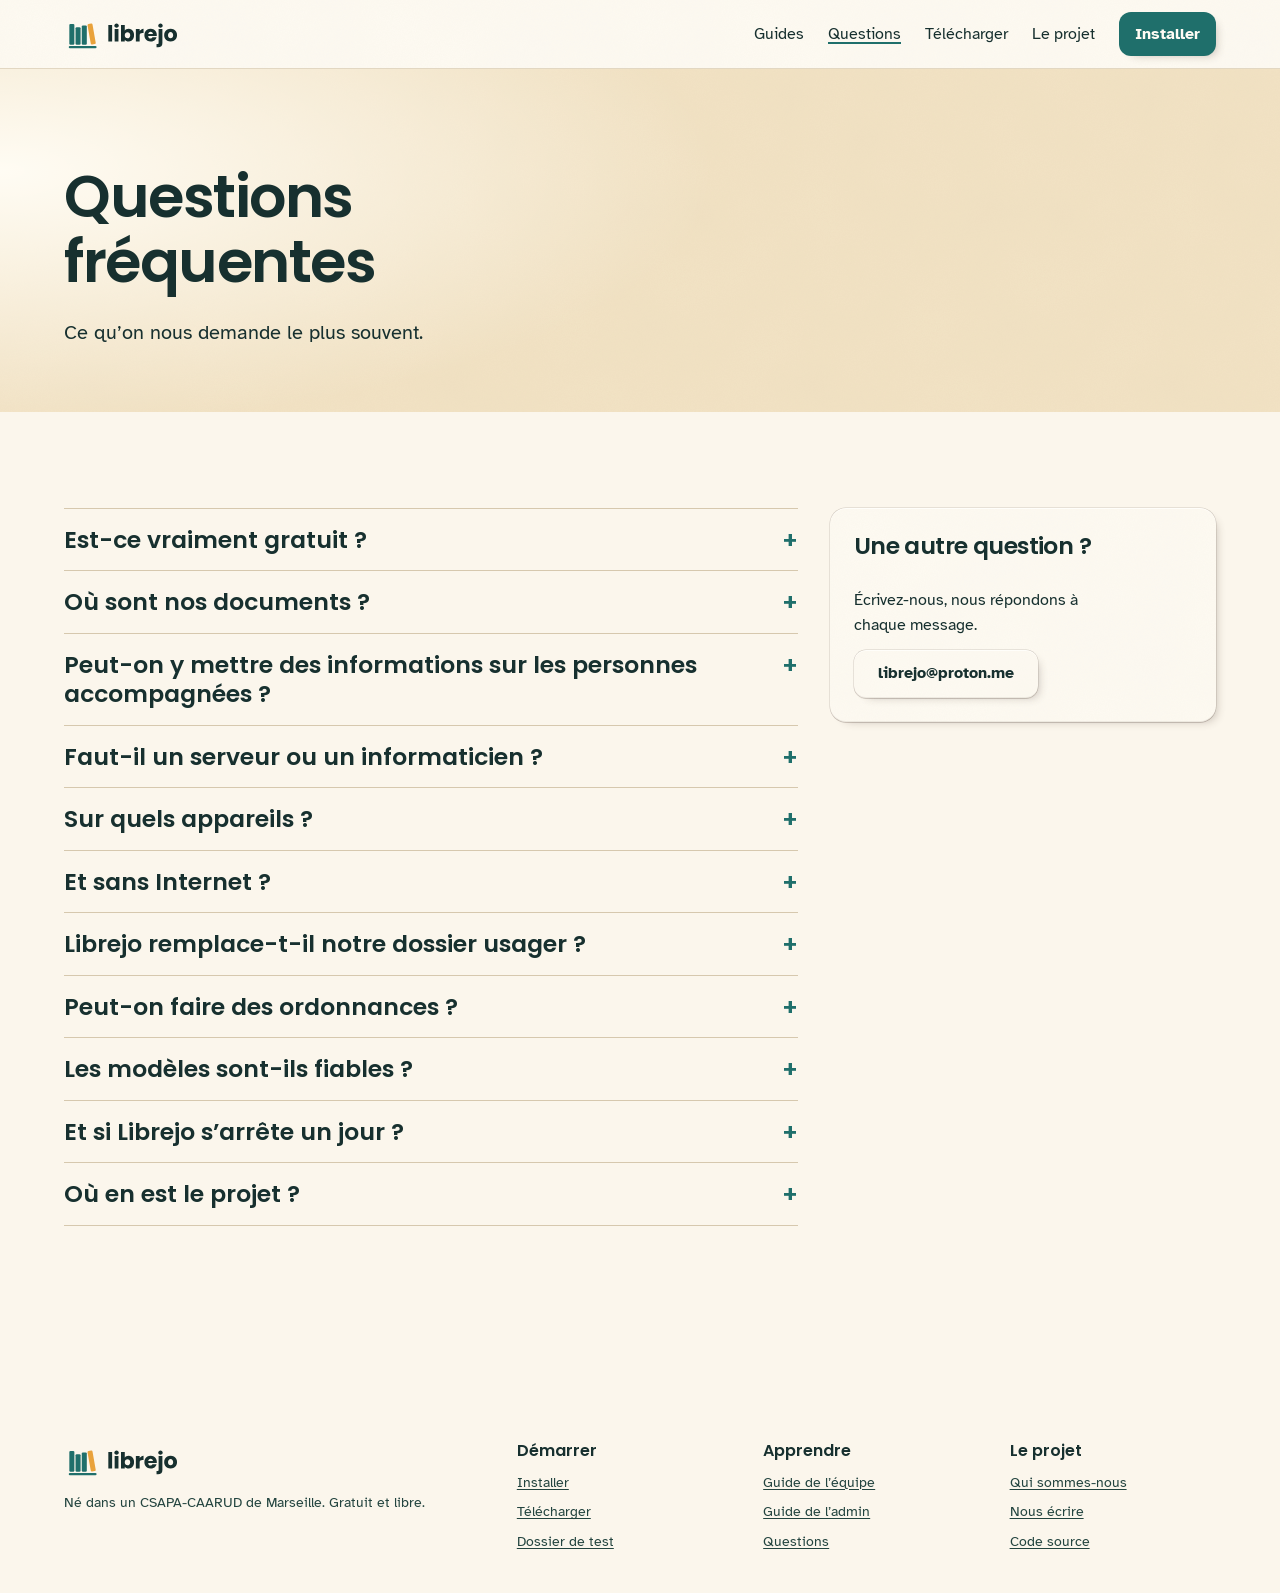
<file: faq.html>
<!doctype html>
<html lang="fr">
<head>
<meta charset="utf-8">
<meta name="viewport" content="width=device-width, initial-scale=1">
<title>Questions fréquentes sur Librejo</title>
<meta name="description" content="Les réponses aux questions qu’on nous pose sur Librejo : prix, données, installation.">
<link rel="icon" href="images/favicon.svg" type="image/svg+xml">
<script>document.documentElement.classList.add("js")</script>
<link rel="stylesheet" href="site.css">
</head>
<body>
<a class="skip" href="#contenu">Aller au contenu</a>
<header class="slab">
  <div class="container">
    <a class="mark" href="index.html"><img src="images/logo.svg" alt="Librejo, accueil" width="118" height="38"></a>
    <nav aria-label="Pages du site">
      <a href="guides.html">Guides</a>
      <a href="faq.html" aria-current="page">Questions</a>
      <a href="telecharger.html">Télécharger</a>
      <a href="projet.html">Le projet</a>
    </nav>
    <a class="btn btn--go" href="installer.html">Installer</a>
  </div>
</header>
<main id="contenu">
<section class="page-head desk">
  <div class="container rise">
    <h1>Questions fréquentes</h1>
    <p class="lead">Ce qu’on nous demande le plus souvent.</p>
  </div>
</section>

<section class="part reveal">
  <div class="container askgrid">
    <div class="faq">
      <details><summary>Est-ce vraiment gratuit ?</summary><p>Oui. Librejo est gratuit et libre : pas d’abonnement, et le code est public, sous licence EUPL 1.2, la licence libre de l’Union européenne.</p></details>
      <details><summary>Où sont nos documents ?</summary><p>Dans le dossier de votre structure, et nulle part ailleurs. Le site ne sert que l’application : il ne reçoit rien.</p></details>
      <details><summary>Peut-on y mettre des informations sur les personnes accompagnées ?</summary><p>Non. Ce que vous tapez dans un formulaire sert à produire le PDF ou le mail, puis s’efface : Librejo n’en garde rien.</p></details>
      <details><summary>Faut-il un serveur ou un informaticien ?</summary><p>Non. Il suffit d’un navigateur et d’un dossier pour ranger les documents. Si plusieurs ordinateurs s’en servent, ce dossier doit être partagé, sur un NAS, OneDrive ou Google Drive, que vous avez sans doute déjà.</p></details>
      <details><summary>Sur quels appareils ?</summary><p>Sur un ordinateur, avec Chrome ou Edge. Librejo n’est pas prévu pour les téléphones.</p></details><details><summary>Et sans Internet ?</summary><p>Une fois installé, Librejo marche sans connexion. Pour une structure sans Internet du tout, ou si l’installation est bloquée, il existe une <a href="telecharger.html#hors-ligne">version hors ligne</a> : un dossier à décompresser, mis à jour à la main.</p></details>
      <details><summary>Librejo remplace-t-il notre dossier usager ?</summary><p>Non. Le dossier de chaque personne reste dans votre logiciel habituel ; Librejo s’occupe des documents communs et des formulaires.</p></details>
      <details><summary>Peut-on faire des ordonnances ?</summary><p>Librejo propose une page à l’en-tête du médecin, qu’il rédige, imprime et signe. Ce n’est ni une ordonnance numérique ni une aide à la prescription.</p></details>
      <details><summary>Les modèles sont-ils fiables ?</summary><p>Ce sont des trames, écrites à partir de sources publiques. Faites-les relire par votre direction, un juriste ou un médecin avant de vous en servir.</p></details>
      <details><summary>Et si Librejo s’arrête un jour ?</summary><p>Vos documents sont des fichiers ordinaires, rangés dans des dossiers ordinaires. Vous les gardez et pouvez les ouvrir sans Librejo.</p></details>
      <details><summary>Où en est le projet ?</summary><p>Librejo est en développement actif, gratuit et libre. Essayez-le d’abord avec le <a href="telecharger.html#test">dossier de test</a>, et écrivez-nous vos retours : <a href="mailto:librejo@proton.me">librejo@proton.me</a>.</p></details>
    </div>
    <aside class="note ask">
      <h2>Une autre question ?</h2>
      <p>Écrivez-nous, nous répondons à chaque message.</p>
      <a class="btn btn--card" href="mailto:librejo@proton.me">librejo@proton.me</a>
    </aside>
  </div>
</section>

</main>
<footer class="foot" id="pages">
  <div class="container">
    <div>
      <a class="mark" href="index.html"><img src="images/logo.svg" alt="Librejo, accueil" width="118" height="38"></a>
      <p>Né dans un CSAPA-CAARUD de Marseille. Gratuit et libre.</p>
    </div>
    <div>
      <h2>Démarrer</h2>
      <ul><li><a href="installer.html">Installer</a></li><li><a href="telecharger.html">Télécharger</a></li><li><a href="telecharger.html#test">Dossier de test</a></li></ul>
    </div>
    <div>
      <h2>Apprendre</h2>
      <ul><li><a href="guides.html#equipe">Guide de l’équipe</a></li><li><a href="guides.html#admin">Guide de l’admin</a></li><li><a href="faq.html">Questions</a></li></ul>
    </div>
    <div>
      <h2>Le projet</h2>
      <ul><li><a href="projet.html">Qui sommes-nous</a></li><li><a href="mailto:librejo@proton.me">Nous écrire</a></li><li><a href="https://github.com/librejoapp/librejo">Code source</a></li></ul>
    </div>
  </div>
</footer>
<script>
if ('IntersectionObserver' in window) {
  const io = new IntersectionObserver((es) => es.forEach((e) => e.target.classList.toggle('play', e.isIntersecting)), { threshold: 0.4 });
  document.querySelectorAll('.loop').forEach((l) => io.observe(l));
  const rv = new IntersectionObserver((es) => es.forEach((e) => { if (e.isIntersecting) { e.target.classList.add('in'); rv.unobserve(e.target); } }), { threshold: 0.12 });
  document.querySelectorAll('.reveal').forEach((s) => rv.observe(s));
}
// Sur téléphone : s'envoyer le lien du site (partage du téléphone, sinon mail)
document.querySelectorAll('[data-sendlink]').forEach((a) => {
  const url = location.origin + location.pathname.replace(/[^/]*$/, '');
  a.href = 'mailto:?subject=' + encodeURIComponent('Librejo, à ouvrir sur un ordinateur') + '&body=' + encodeURIComponent(url);
  a.addEventListener('click', (e) => { if (navigator.share) { e.preventDefault(); navigator.share({ title: 'Librejo', url }).catch(() => {}); } });
});
const ready = (s) => s.classList.add('ready');
document.querySelectorAll('.shot').forEach((s) => { const im = s.querySelector('img:last-of-type'); if (!im || im.complete) return ready(s); im.addEventListener('load', () => ready(s), { once: true }); im.addEventListener('error', () => ready(s), { once: true }); setTimeout(() => ready(s), 5000); });

</script>
<noscript><style>.reveal > .container > *, .shot { opacity: 1 !important; transform: none !important; }</style></noscript>
</body>
</html>
</file>
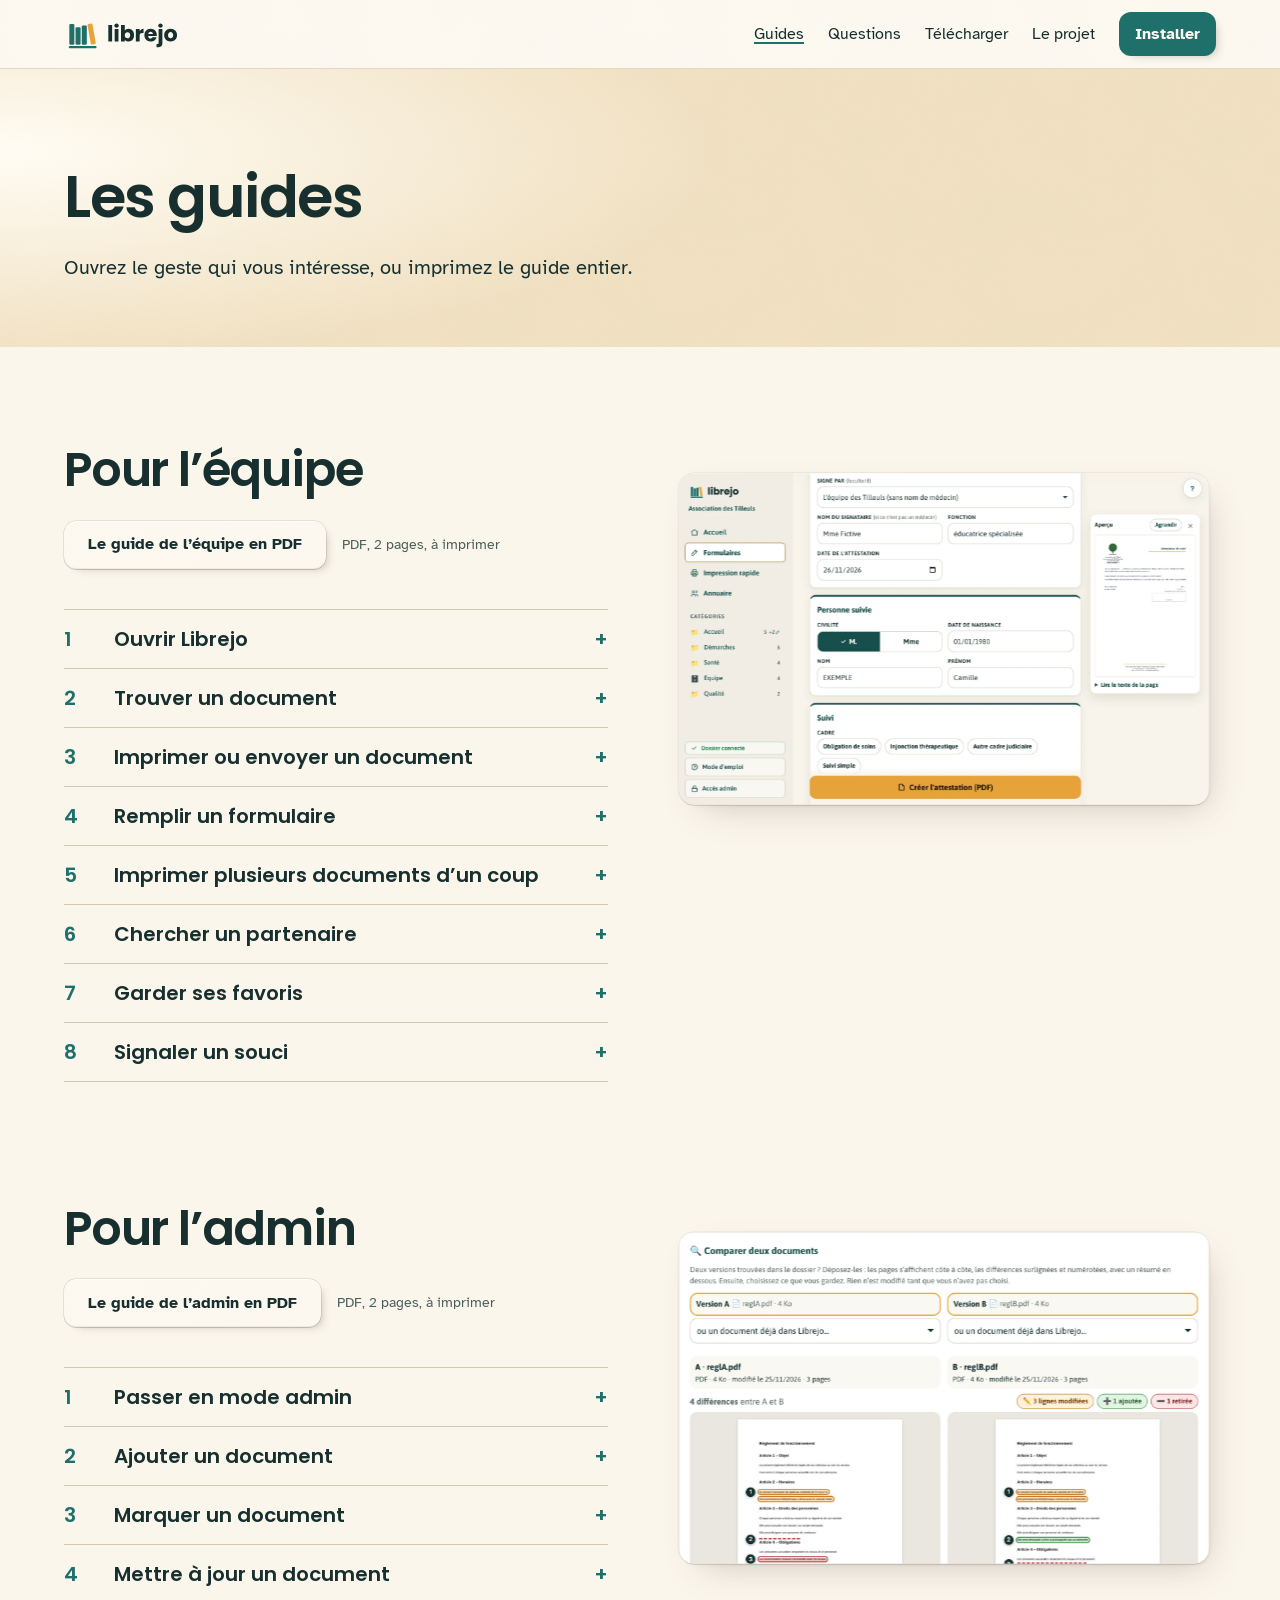
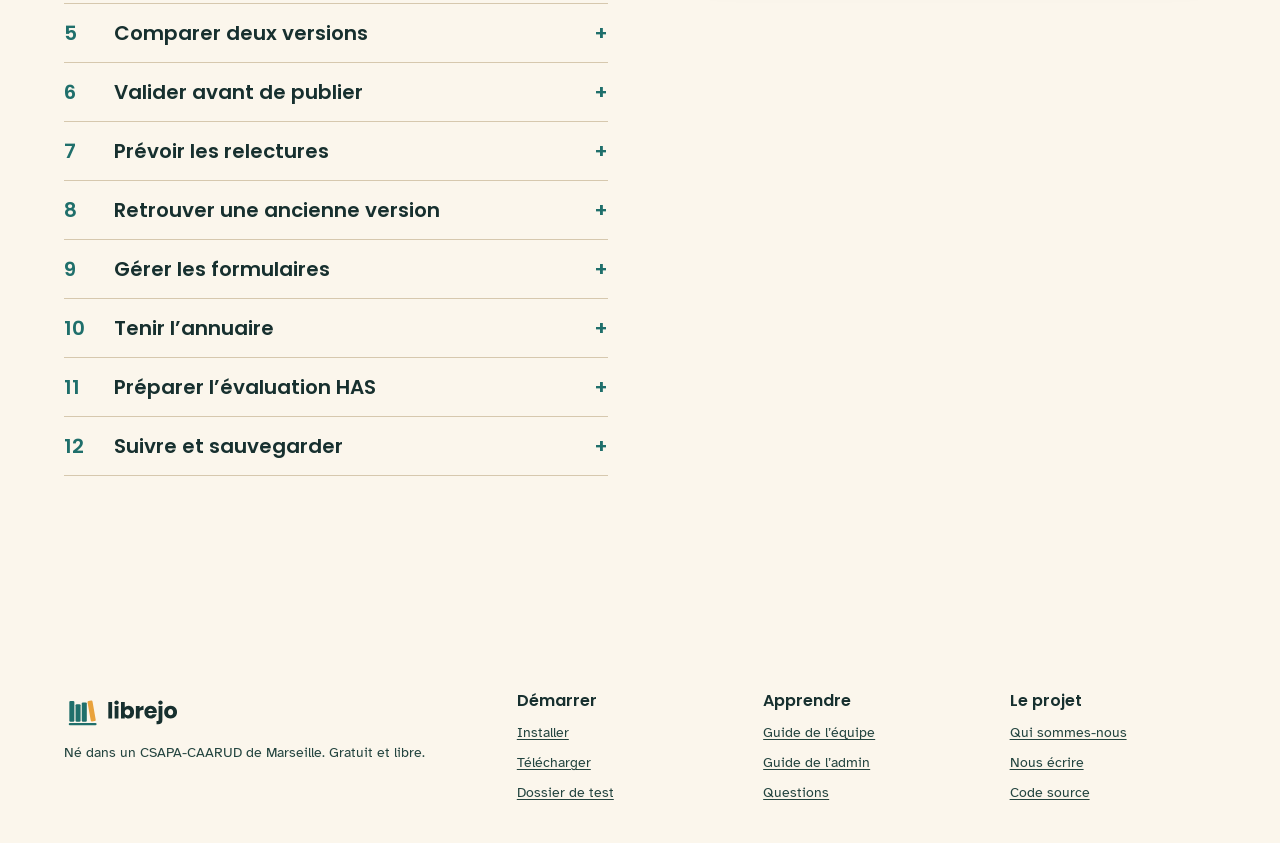
<file: guides.html>
<!doctype html>
<html lang="fr">
<head>
<meta charset="utf-8">
<meta name="viewport" content="width=device-width, initial-scale=1">
<title>Guides Librejo</title>
<meta name="description" content="Les gestes de tous les jours dans Librejo, pour l’équipe et pour l’admin.">
<link rel="icon" href="images/favicon.svg" type="image/svg+xml">
<script>document.documentElement.classList.add("js")</script>
<link rel="stylesheet" href="site.css">
</head>
<body>
<a class="skip" href="#contenu">Aller au contenu</a>
<header class="slab">
  <div class="container">
    <a class="mark" href="index.html"><img src="images/logo.svg" alt="Librejo, accueil" width="118" height="38"></a>
    <nav aria-label="Pages du site">
      <a href="guides.html" aria-current="page">Guides</a>
      <a href="faq.html">Questions</a>
      <a href="telecharger.html">Télécharger</a>
      <a href="projet.html">Le projet</a>
    </nav>
    <a class="btn btn--go" href="installer.html">Installer</a>
  </div>
</header>
<main id="contenu">
<section class="page-head desk">
  <div class="container rise">
    <h1>Les guides</h1>
    <p class="lead">Ouvrez le geste qui vous intéresse, ou imprimez le guide entier.</p>
  </div>
</section>

<section class="part reveal guide" id="equipe">
  <div class="container duo">
    <div>
      <h2>Pour l’équipe</h2>
      <p class="pdf"><a class="btn btn--card" href="guides/guide-equipe.pdf" target="_blank" rel="noopener">Le guide de l’équipe en PDF</a><small>PDF, 2 pages, à imprimer</small></p>
      <div class="acc"><details><summary><span class="n">1</span><span>Ouvrir Librejo</span></summary><p>Cliquez sur l’icône Librejo du bureau. Si le navigateur redemande l’accès au dossier, cliquez sur « Autoriser ». Il le fait de temps en temps, c’est normal.</p></details><details><summary><span class="n">2</span><span>Trouver un document</span></summary><p>Tapez un ou deux mots dans la recherche de l’accueil (ou la touche /). Vous pouvez aussi ouvrir une catégorie dans le menu de gauche. Cochez « Chercher aussi dans le texte » pour fouiller l’intérieur des documents.</p></details><details><summary><span class="n">3</span><span>Imprimer ou envoyer un document</span></summary><p>Chaque document a ses boutons « Imprimer » et « Envoyer ». Avec Outlook, le mail s’ouvre en brouillon avec la pièce jointe. Avec une messagerie web, le PDF est téléchargé : il reste à le joindre.</p></details><details><summary><span class="n">4</span><span>Remplir un formulaire</span></summary><p>Dans l’onglet « Formulaires », remplissez les champs et l’aperçu se met à jour à côté. Cliquez sur « Créer le PDF », puis choisissez Imprimer, Envoyer ou Télécharger. « Terminé » efface ce que vous avez saisi, sans rien enregistrer.</p></details><details><summary><span class="n">5</span><span>Imprimer plusieurs documents d’un coup</span></summary><p>Dans l’onglet « Impression rapide », indiquez le nombre d’exemplaires de chaque document, puis cliquez une fois sur « Imprimer ». C’est l’admin qui prépare la liste.</p></details><details><summary><span class="n">6</span><span>Chercher un partenaire</span></summary><p>Dans l’onglet « Annuaire », cherchez par nom, ville, mail ou téléphone. Cliquez sur une adresse mail pour la copier.</p></details><details><summary><span class="n">7</span><span>Garder ses favoris</span></summary><p>L’étoile à côté d’un titre ajoute le document ou le formulaire à « Mes favoris », en haut de l’accueil. Ils sont propres à votre poste.</p></details><details><summary><span class="n">8</span><span>Signaler un souci</span></summary><p>Un document manque, semble dépassé ou contient une erreur ? Dites-le à l’admin de votre structure : lui seul peut le corriger.</p></details></div>
    </div>
    <div class="shot shot--app" data-slot="formulaire" data-kind="product"><img src="images/form-2.webp" width="1600" height="1000" alt="Une attestation de suivi se remplit, son aperçu se dessine à côté" loading="lazy"></div>
  </div>
</section>
<section class="part reveal guide" id="admin">
  <div class="container duo">
    <div>
      <h2>Pour l’admin</h2>
      <p class="pdf"><a class="btn btn--card" href="guides/guide-admin.pdf" target="_blank" rel="noopener">Le guide de l’admin en PDF</a><small>PDF, 2 pages, à imprimer</small></p>
      <div class="acc"><details><summary><span class="n">1</span><span>Passer en mode admin</span></summary><p>Cliquez sur « Accès admin », en bas du menu, et indiquez votre prénom, qui apparaîtra dans le journal des modifications. Le mot de passe sert à éviter les fausses manipulations ; il ne chiffre pas les documents.</p></details><details><summary><span class="n">2</span><span>Ajouter un document</span></summary><p>Cliquez sur « Ajouter un document » et déposez le fichier. Donnez un titre, une catégorie, un statut et, si besoin, un rythme de relecture. Le fichier est copié et renommé ; l’original ne change pas.</p></details><details><summary><span class="n">3</span><span>Marquer un document</span></summary><p>À l’ajout, Librejo peut inscrire sur le PDF ou le Word le nom du fichier, la version et la date, les numéros de page, le logo et le pied de page de la structure.</p></details><details><summary><span class="n">4</span><span>Mettre à jour un document</span></summary><p>Dans le menu « … » du document, choisissez « Modifier » : Librejo vous donne une copie de travail. Quand vous la redéposez, il affiche les différences, et vous enregistrez une nouvelle version ou une petite correction. L’ancienne version passe aux archives.</p></details><details><summary><span class="n">5</span><span>Comparer deux versions</span></summary><p>Dans Outils, choisissez « Comparer deux documents » et déposez les deux fichiers. Librejo surligne et numérote les différences, puis vous choisissez lequel garder.</p></details><details><summary><span class="n">6</span><span>Valider avant de publier</span></summary><p>Un document en « Brouillon » ou « À valider » reste invisible pour l’équipe. « Valider et publier » demande le nom de la personne qui valide.</p></details><details><summary><span class="n">7</span><span>Prévoir les relectures</span></summary><p>Choisissez un rythme par document : tous les ans, tous les deux ans. Librejo affiche « À relire » le moment venu. « Relu aujourd’hui » repousse la date sans changer le document.</p></details><details><summary><span class="n">8</span><span>Retrouver une ancienne version</span></summary><p>Dans Outils, ouvrez « Archives » et triez par date, par nom ou par catégorie. Chaque ancienne version peut être ouverte, comparée ou restaurée : Librejo n’en supprime aucune.</p></details><details><summary><span class="n">9</span><span>Gérer les formulaires</span></summary><p>Dans l’administration, ajoutez des modèles depuis la bibliothèque, modifiez-les ou masquez ceux qui ne servent pas. Faites relire chaque modèle avant de vous en servir.</p></details><details><summary><span class="n">10</span><span>Tenir l’annuaire</span></summary><p>Ajoutez les structures partenaires et leurs contacts, ou importez un export d’Outlook, de Gmail ou un tableur. Librejo repère les doublons. N’y mettez ni personnes accompagnées ni contacts personnels.</p></details><details><summary><span class="n">11</span><span>Préparer l’évaluation HAS</span></summary><p>Dans Outils, ouvrez « Préparer l’évaluation HAS » et reliez chaque document au critère qu’il prouve. Librejo indique ce qui est à jour, à relire ou manquant, et exporte le dossier de preuves.</p></details><details><summary><span class="n">12</span><span>Suivre et sauvegarder</span></summary><p>Le tableau de bord signale les documents à surveiller et ceux que l’équipe consulte le plus. Le journal garde la trace de chaque modification. Faites une sauvegarde régulière, rangée ailleurs que dans le dossier Librejo.</p></details></div>
    </div>
    <div class="shot" data-slot="comparer" data-kind="product"><img src="images/comparer.webp" width="1600" height="1000" alt="Deux versions d’un règlement côte à côte, les différences surlignées et numérotées" loading="lazy"></div>
  </div>
</section>

</main>
<footer class="foot" id="pages">
  <div class="container">
    <div>
      <a class="mark" href="index.html"><img src="images/logo.svg" alt="Librejo, accueil" width="118" height="38"></a>
      <p>Né dans un CSAPA-CAARUD de Marseille. Gratuit et libre.</p>
    </div>
    <div>
      <h2>Démarrer</h2>
      <ul><li><a href="installer.html">Installer</a></li><li><a href="telecharger.html">Télécharger</a></li><li><a href="telecharger.html#test">Dossier de test</a></li></ul>
    </div>
    <div>
      <h2>Apprendre</h2>
      <ul><li><a href="guides.html#equipe">Guide de l’équipe</a></li><li><a href="guides.html#admin">Guide de l’admin</a></li><li><a href="faq.html">Questions</a></li></ul>
    </div>
    <div>
      <h2>Le projet</h2>
      <ul><li><a href="projet.html">Qui sommes-nous</a></li><li><a href="mailto:librejo@proton.me">Nous écrire</a></li><li><a href="https://github.com/librejoapp/librejo">Code source</a></li></ul>
    </div>
  </div>
</footer>
<script>
if ('IntersectionObserver' in window) {
  const io = new IntersectionObserver((es) => es.forEach((e) => e.target.classList.toggle('play', e.isIntersecting)), { threshold: 0.4 });
  document.querySelectorAll('.loop').forEach((l) => io.observe(l));
  const rv = new IntersectionObserver((es) => es.forEach((e) => { if (e.isIntersecting) { e.target.classList.add('in'); rv.unobserve(e.target); } }), { threshold: 0.12 });
  document.querySelectorAll('.reveal').forEach((s) => rv.observe(s));
}
// Sur téléphone : s'envoyer le lien du site (partage du téléphone, sinon mail)
document.querySelectorAll('[data-sendlink]').forEach((a) => {
  const url = location.origin + location.pathname.replace(/[^/]*$/, '');
  a.href = 'mailto:?subject=' + encodeURIComponent('Librejo, à ouvrir sur un ordinateur') + '&body=' + encodeURIComponent(url);
  a.addEventListener('click', (e) => { if (navigator.share) { e.preventDefault(); navigator.share({ title: 'Librejo', url }).catch(() => {}); } });
});
const ready = (s) => s.classList.add('ready');
document.querySelectorAll('.shot').forEach((s) => { const im = s.querySelector('img:last-of-type'); if (!im || im.complete) return ready(s); im.addEventListener('load', () => ready(s), { once: true }); im.addEventListener('error', () => ready(s), { once: true }); setTimeout(() => ready(s), 5000); });

</script>
<noscript><style>.reveal > .container > *, .shot { opacity: 1 !important; transform: none !important; }</style></noscript>
</body>
</html>
</file>
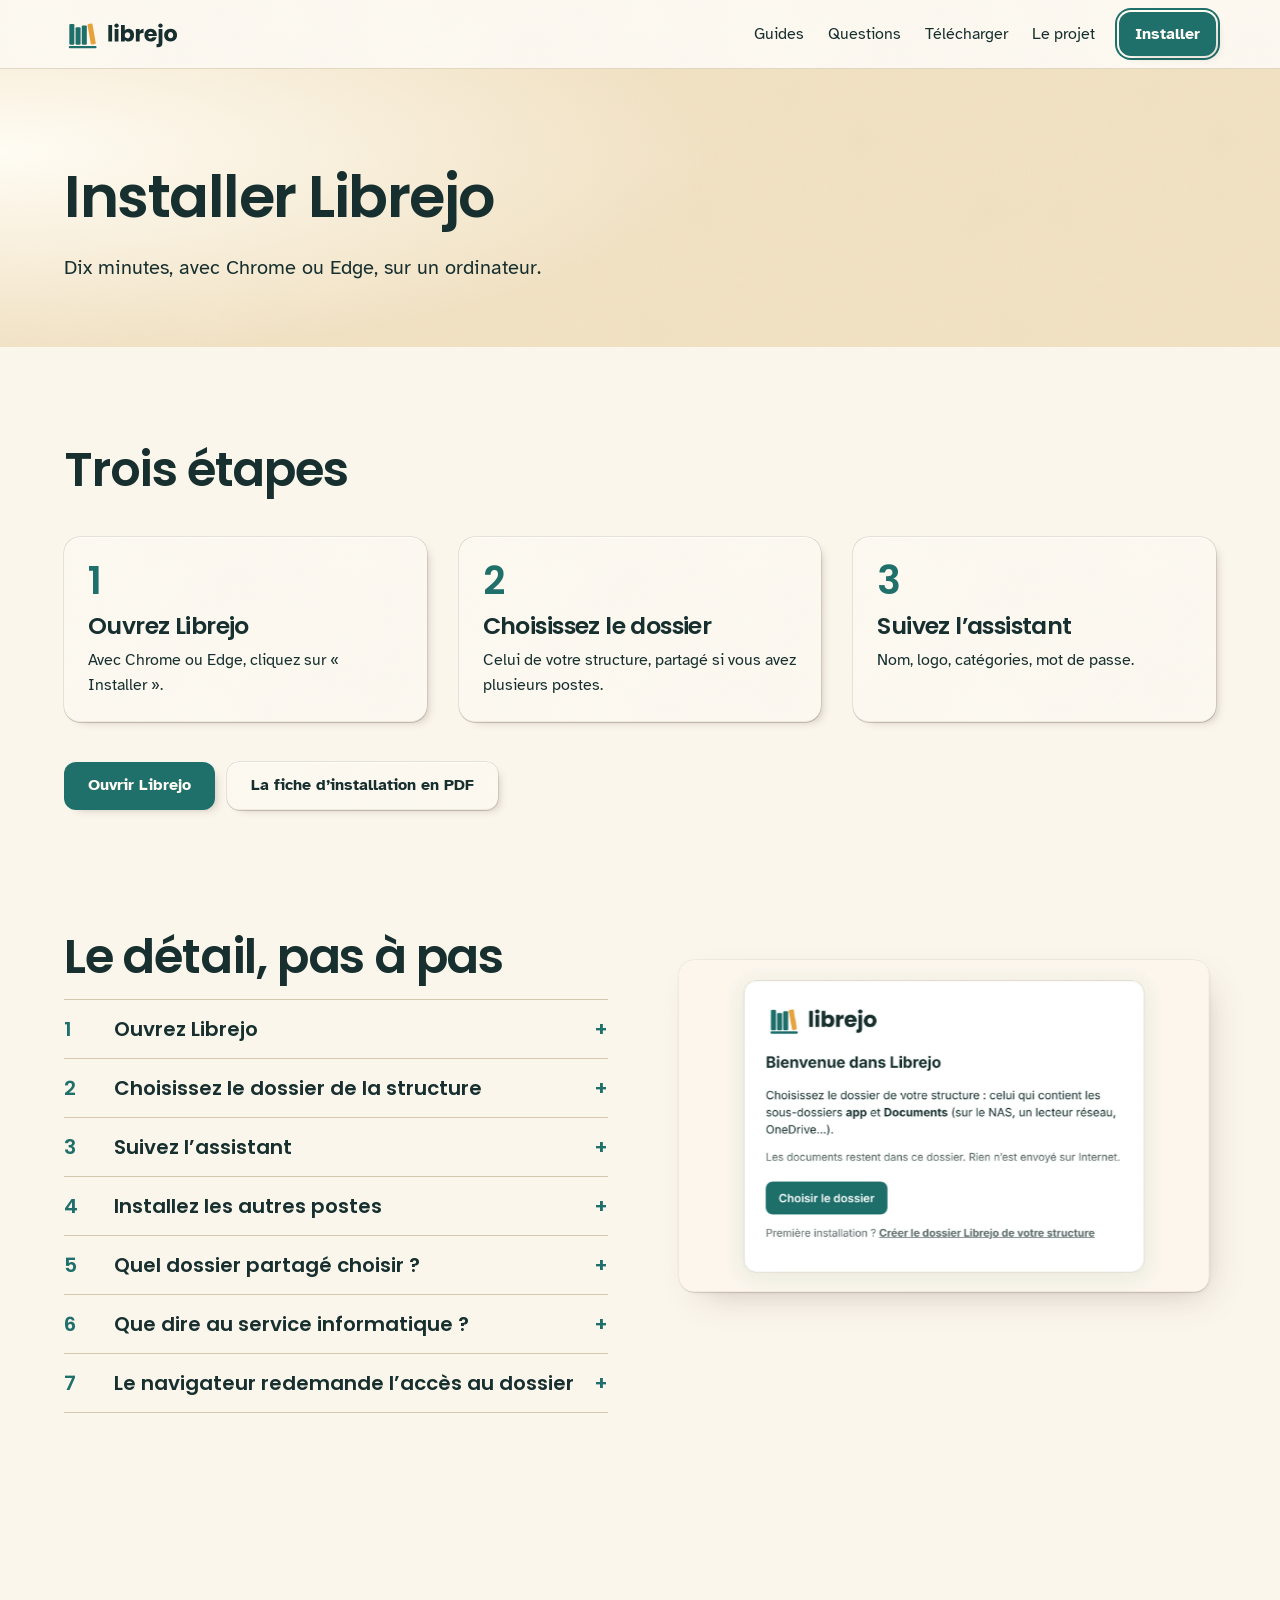
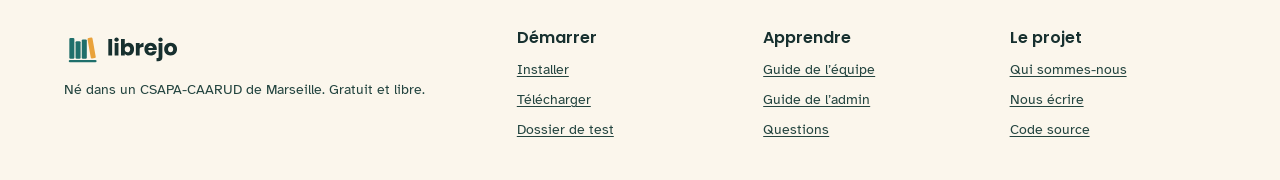
<file: installer.html>
<!doctype html>
<html lang="fr">
<head>
<meta charset="utf-8">
<meta name="viewport" content="width=device-width, initial-scale=1">
<title>Installer Librejo</title>
<meta name="description" content="Installer Librejo en trois étapes : un navigateur, le dossier de la structure (partagé s’il y a plusieurs postes) et un assistant.">
<link rel="icon" href="images/favicon.svg" type="image/svg+xml">
<script>document.documentElement.classList.add("js")</script>
<link rel="stylesheet" href="site.css">
</head>
<body>
<a class="skip" href="#contenu">Aller au contenu</a>
<header class="slab">
  <div class="container">
    <a class="mark" href="index.html"><img src="images/logo.svg" alt="Librejo, accueil" width="118" height="38"></a>
    <nav aria-label="Pages du site">
      <a href="guides.html">Guides</a>
      <a href="faq.html">Questions</a>
      <a href="telecharger.html">Télécharger</a>
      <a href="projet.html">Le projet</a>
    </nav>
    <a class="btn btn--go" aria-current="page" href="installer.html">Installer</a>
  </div>
</header>
<main id="contenu">
<section class="page-head desk">
  <div class="container rise">
    <h1>Installer Librejo</h1>
    <p class="lead">Dix minutes, avec Chrome ou Edge, sur un ordinateur.</p>
  </div>
</section>

<section class="part reveal">
  <div class="container">
    <h2>Trois étapes</h2>
    <ol class="steps">
      <li><h3>Ouvrez Librejo</h3><p>Avec Chrome ou Edge, cliquez sur « Installer ».</p></li>
      <li><h3>Choisissez le dossier</h3><p>Celui de votre structure, partagé si vous avez plusieurs postes.</p></li>
      <li><h3>Suivez l’assistant</h3><p>Nom, logo, catégories, mot de passe.</p></li>
    </ol>
    <div class="actions" style="margin-top: var(--space-xl)"><a class="btn btn--go desk-only" href="appli/">Ouvrir Librejo</a><a class="btn btn--card" href="guides/installer-librejo.pdf" target="_blank" rel="noopener">La fiche d’installation en PDF</a></div>
    <p class="phone"><a class="btn btn--go" data-sendlink href="mailto:?subject=Librejo&amp;body=https%3A%2F%2Flibrejoapp.github.io%2F">M’envoyer le lien</a><small>Librejo s’utilise sur un ordinateur. Envoyez-vous le lien pour l’ouvrir au bureau.</small></p>
  </div>
</section>
<section class="part reveal guide">
  <div class="container duo">
    <div>
      <h2>Le détail, pas à pas</h2>
      <div class="acc"><details><summary><span class="n">1</span><span>Ouvrez Librejo</span></summary><p>Avec Chrome ou Edge, sur un ordinateur, ouvrez l’application et cliquez sur « Installer ». Une icône arrive sur le bureau. Si l’installation est interdite sur votre poste, Librejo marche aussi dans un simple onglet.</p></details><details><summary><span class="n">2</span><span>Choisissez le dossier de la structure</span></summary><p>Pour une première installation, cliquez sur « Créer le dossier Librejo de votre structure » et indiquez où le placer : sur l’ordinateur, ou dans un dossier partagé si plusieurs postes s’en serviront. Librejo y prépare son rangement.</p></details><details><summary><span class="n">3</span><span>Suivez l’assistant</span></summary><p>Nom de la structure, logo, équipe, catégories, noms des fichiers, modèles, messagerie et mot de passe admin. Chaque étape peut être passée, et tout se modifie ensuite.</p></details><details><summary><span class="n">4</span><span>Installez les autres postes</span></summary><p>Sur chaque poste, ouvrez Librejo et choisissez le même dossier. Il n’y a pas d’assistant : tout est déjà réglé.</p></details><details><summary><span class="n">5</span><span>Quel dossier partagé choisir ?</span></summary><p>Un dossier que tous les postes voient : un NAS ou un serveur de fichiers ; OneDrive, SharePoint ou Teams synchronisé sur chaque poste ; Google Drive pour ordinateur, Dropbox ou Nextcloud. Avec un seul ordinateur, pas besoin de partage : un dossier sur le disque suffit.</p></details><details><summary><span class="n">6</span><span>Que dire au service informatique ?</span></summary><p>Le site ne sert que le code : aucune donnée n’y est envoyée, et le code est public. Il suffit d’autoriser l’adresse du site, et l’accès aux dossiers pour ce seul site dans Chrome ou Edge. La fiche PDF reprend ces points.</p></details><details><summary><span class="n">7</span><span>Le navigateur redemande l’accès au dossier</span></summary><p>Par sécurité, Chrome et Edge le redemandent de temps en temps. Cliquez sur « Autoriser ».</p></details></div>
    </div>
    <div class="shot" data-slot="demarrage" data-kind="product"><img src="images/boot.webp" width="1600" height="1000" alt="Le premier écran de Librejo : choisir le dossier de la structure" loading="lazy"></div>
  </div>
</section>

</main>
<footer class="foot" id="pages">
  <div class="container">
    <div>
      <a class="mark" href="index.html"><img src="images/logo.svg" alt="Librejo, accueil" width="118" height="38"></a>
      <p>Né dans un CSAPA-CAARUD de Marseille. Gratuit et libre.</p>
    </div>
    <div>
      <h2>Démarrer</h2>
      <ul><li><a href="installer.html">Installer</a></li><li><a href="telecharger.html">Télécharger</a></li><li><a href="telecharger.html#test">Dossier de test</a></li></ul>
    </div>
    <div>
      <h2>Apprendre</h2>
      <ul><li><a href="guides.html#equipe">Guide de l’équipe</a></li><li><a href="guides.html#admin">Guide de l’admin</a></li><li><a href="faq.html">Questions</a></li></ul>
    </div>
    <div>
      <h2>Le projet</h2>
      <ul><li><a href="projet.html">Qui sommes-nous</a></li><li><a href="mailto:librejo@proton.me">Nous écrire</a></li><li><a href="https://github.com/librejoapp/librejo">Code source</a></li></ul>
    </div>
  </div>
</footer>
<script>
if ('IntersectionObserver' in window) {
  const io = new IntersectionObserver((es) => es.forEach((e) => e.target.classList.toggle('play', e.isIntersecting)), { threshold: 0.4 });
  document.querySelectorAll('.loop').forEach((l) => io.observe(l));
  const rv = new IntersectionObserver((es) => es.forEach((e) => { if (e.isIntersecting) { e.target.classList.add('in'); rv.unobserve(e.target); } }), { threshold: 0.12 });
  document.querySelectorAll('.reveal').forEach((s) => rv.observe(s));
}
// Sur téléphone : s'envoyer le lien du site (partage du téléphone, sinon mail)
document.querySelectorAll('[data-sendlink]').forEach((a) => {
  const url = location.origin + location.pathname.replace(/[^/]*$/, '');
  a.href = 'mailto:?subject=' + encodeURIComponent('Librejo, à ouvrir sur un ordinateur') + '&body=' + encodeURIComponent(url);
  a.addEventListener('click', (e) => { if (navigator.share) { e.preventDefault(); navigator.share({ title: 'Librejo', url }).catch(() => {}); } });
});
const ready = (s) => s.classList.add('ready');
document.querySelectorAll('.shot').forEach((s) => { const im = s.querySelector('img:last-of-type'); if (!im || im.complete) return ready(s); im.addEventListener('load', () => ready(s), { once: true }); im.addEventListener('error', () => ready(s), { once: true }); setTimeout(() => ready(s), 5000); });

</script>
<noscript><style>.reveal > .container > *, .shot { opacity: 1 !important; transform: none !important; }</style></noscript>
</body>
</html>
</file>
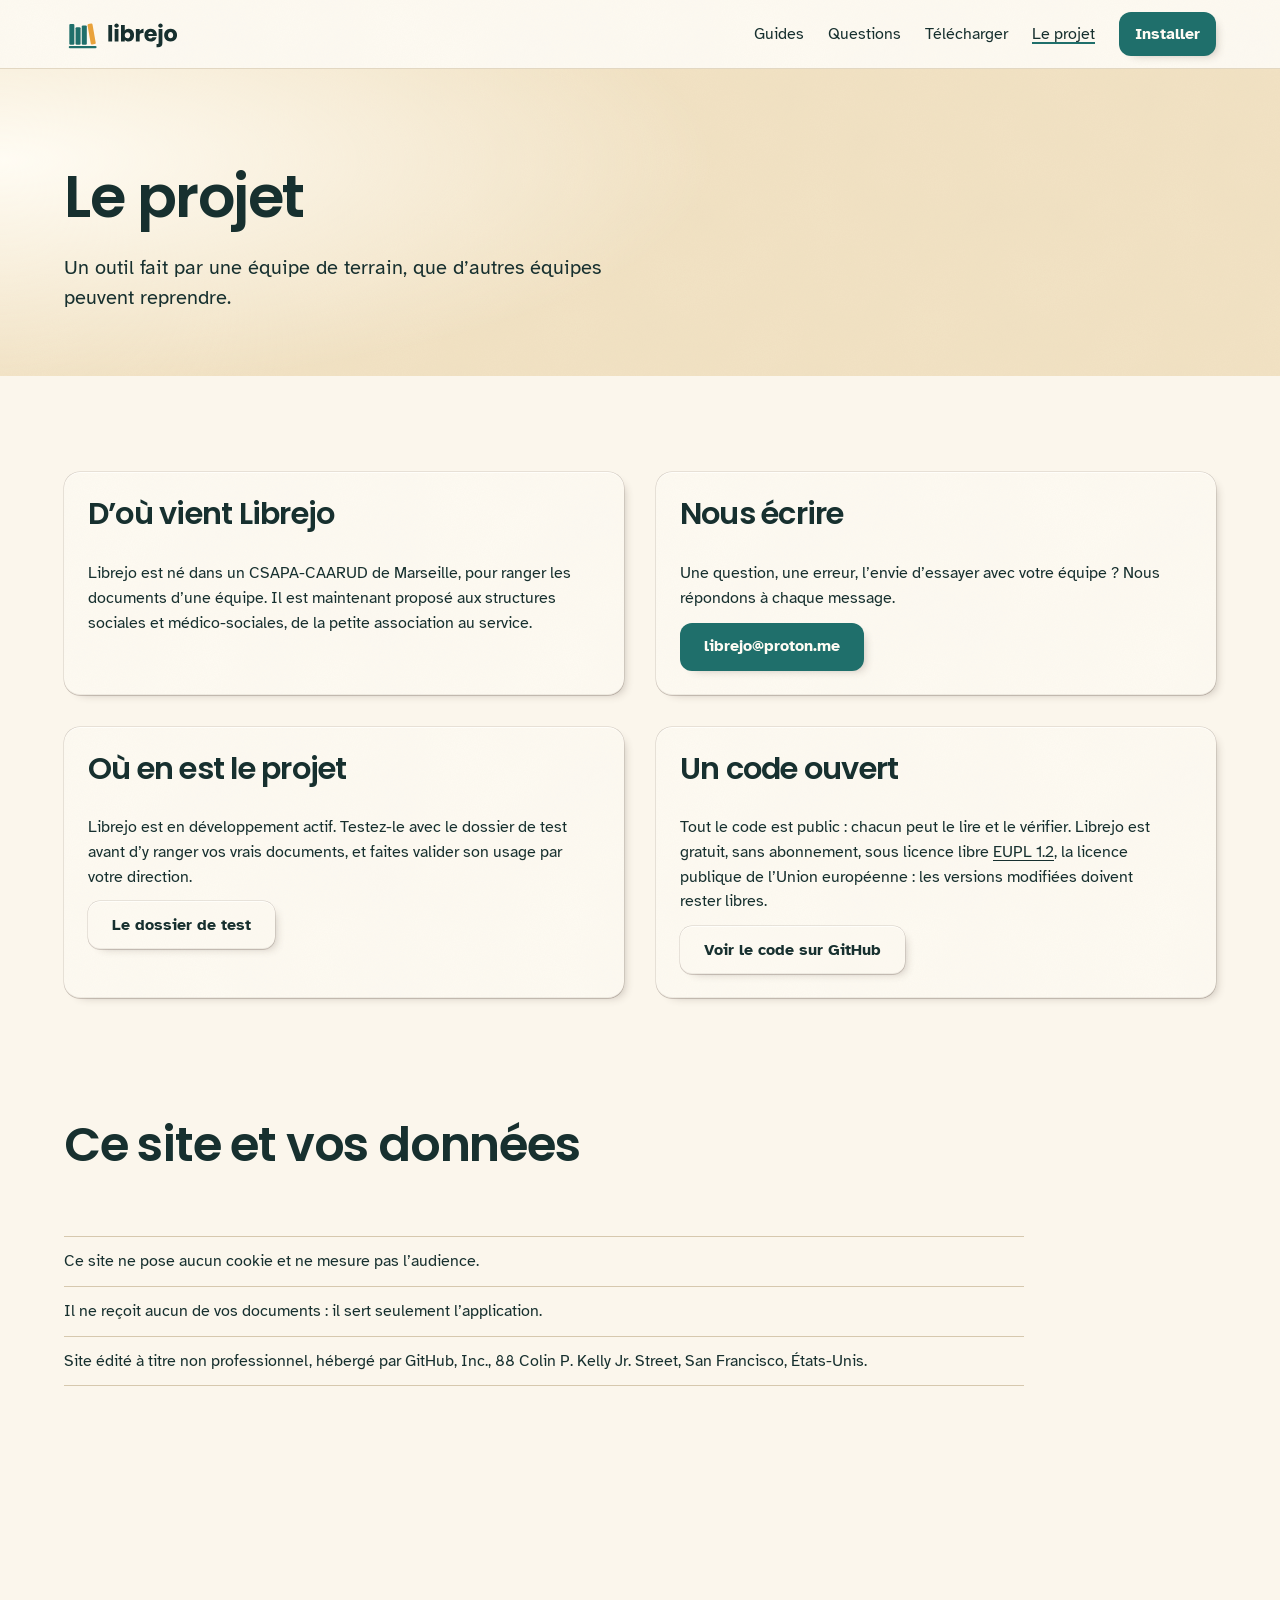
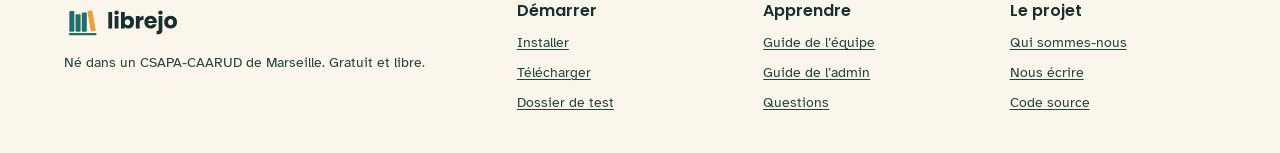
<file: projet.html>
<!doctype html>
<html lang="fr">
<head>
<meta charset="utf-8">
<meta name="viewport" content="width=device-width, initial-scale=1">
<title>Le projet Librejo</title>
<meta name="description" content="Qui fait Librejo, où en est le projet et comment nous écrire.">
<link rel="icon" href="images/favicon.svg" type="image/svg+xml">
<script>document.documentElement.classList.add("js")</script>
<link rel="stylesheet" href="site.css">
</head>
<body>
<a class="skip" href="#contenu">Aller au contenu</a>
<header class="slab">
  <div class="container">
    <a class="mark" href="index.html"><img src="images/logo.svg" alt="Librejo, accueil" width="118" height="38"></a>
    <nav aria-label="Pages du site">
      <a href="guides.html">Guides</a>
      <a href="faq.html">Questions</a>
      <a href="telecharger.html">Télécharger</a>
      <a href="projet.html" aria-current="page">Le projet</a>
    </nav>
    <a class="btn btn--go" href="installer.html">Installer</a>
  </div>
</header>
<main id="contenu">
<section class="page-head desk">
  <div class="container rise">
    <h1>Le projet</h1>
    <p class="lead">Un outil fait par une équipe de terrain, que d’autres équipes peuvent reprendre.</p>
  </div>
</section>

<section class="part reveal">
  <div class="container">
    <ul class="dl">
      <li><h2>D’où vient Librejo</h2><p>Librejo est né dans un CSAPA-CAARUD de Marseille, pour ranger les documents d’une équipe. Il est maintenant proposé aux structures sociales et médico-sociales, de la petite association au service.</p></li>
      <li><h2>Nous écrire</h2><p>Une question, une erreur, l’envie d’essayer avec votre équipe ? Nous répondons à chaque message.</p><a class="btn btn--go" href="mailto:librejo@proton.me">librejo@proton.me</a></li>
      <li><h2>Où en est le projet</h2><p>Librejo est en développement actif. Testez-le avec le dossier de test avant d’y ranger vos vrais documents, et faites valider son usage par votre direction.</p><a class="btn btn--card" href="telecharger.html#test">Le dossier de test</a></li>
      <li><h2>Un code ouvert</h2><p>Tout le code est public : chacun peut le lire et le vérifier. Librejo est gratuit, sans abonnement, sous licence libre <a href="https://joinup.ec.europa.eu/collection/eupl/eupl-text-eupl-12">EUPL 1.2</a>, la licence publique de l’Union européenne : les versions modifiées doivent rester libres.</p><a class="btn btn--card" href="https://github.com/librejoapp/librejo">Voir le code sur GitHub</a></li>
    </ul>
  </div>
</section>
<section class="part reveal">
  <div class="container legal">
    <h2>Ce site et vos données</h2>
    <ul class="facts">
      <li>Ce site ne pose aucun cookie et ne mesure pas l’audience.</li>
      <li>Il ne reçoit aucun de vos documents : il sert seulement l’application.</li>
      <li>Site édité à titre non professionnel, hébergé par GitHub, Inc., 88 Colin P. Kelly Jr. Street, San Francisco, États-Unis.</li>
    </ul>
  </div>
</section>

</main>
<footer class="foot" id="pages">
  <div class="container">
    <div>
      <a class="mark" href="index.html"><img src="images/logo.svg" alt="Librejo, accueil" width="118" height="38"></a>
      <p>Né dans un CSAPA-CAARUD de Marseille. Gratuit et libre.</p>
    </div>
    <div>
      <h2>Démarrer</h2>
      <ul><li><a href="installer.html">Installer</a></li><li><a href="telecharger.html">Télécharger</a></li><li><a href="telecharger.html#test">Dossier de test</a></li></ul>
    </div>
    <div>
      <h2>Apprendre</h2>
      <ul><li><a href="guides.html#equipe">Guide de l’équipe</a></li><li><a href="guides.html#admin">Guide de l’admin</a></li><li><a href="faq.html">Questions</a></li></ul>
    </div>
    <div>
      <h2>Le projet</h2>
      <ul><li><a href="projet.html">Qui sommes-nous</a></li><li><a href="mailto:librejo@proton.me">Nous écrire</a></li><li><a href="https://github.com/librejoapp/librejo">Code source</a></li></ul>
    </div>
  </div>
</footer>
<script>
if ('IntersectionObserver' in window) {
  const io = new IntersectionObserver((es) => es.forEach((e) => e.target.classList.toggle('play', e.isIntersecting)), { threshold: 0.4 });
  document.querySelectorAll('.loop').forEach((l) => io.observe(l));
  const rv = new IntersectionObserver((es) => es.forEach((e) => { if (e.isIntersecting) { e.target.classList.add('in'); rv.unobserve(e.target); } }), { threshold: 0.12 });
  document.querySelectorAll('.reveal').forEach((s) => rv.observe(s));
}
// Sur téléphone : s'envoyer le lien du site (partage du téléphone, sinon mail)
document.querySelectorAll('[data-sendlink]').forEach((a) => {
  const url = location.origin + location.pathname.replace(/[^/]*$/, '');
  a.href = 'mailto:?subject=' + encodeURIComponent('Librejo, à ouvrir sur un ordinateur') + '&body=' + encodeURIComponent(url);
  a.addEventListener('click', (e) => { if (navigator.share) { e.preventDefault(); navigator.share({ title: 'Librejo', url }).catch(() => {}); } });
});
const ready = (s) => s.classList.add('ready');
document.querySelectorAll('.shot').forEach((s) => { const im = s.querySelector('img:last-of-type'); if (!im || im.complete) return ready(s); im.addEventListener('load', () => ready(s), { once: true }); im.addEventListener('error', () => ready(s), { once: true }); setTimeout(() => ready(s), 5000); });

</script>
<noscript><style>.reveal > .container > *, .shot { opacity: 1 !important; transform: none !important; }</style></noscript>
</body>
</html>
</file>
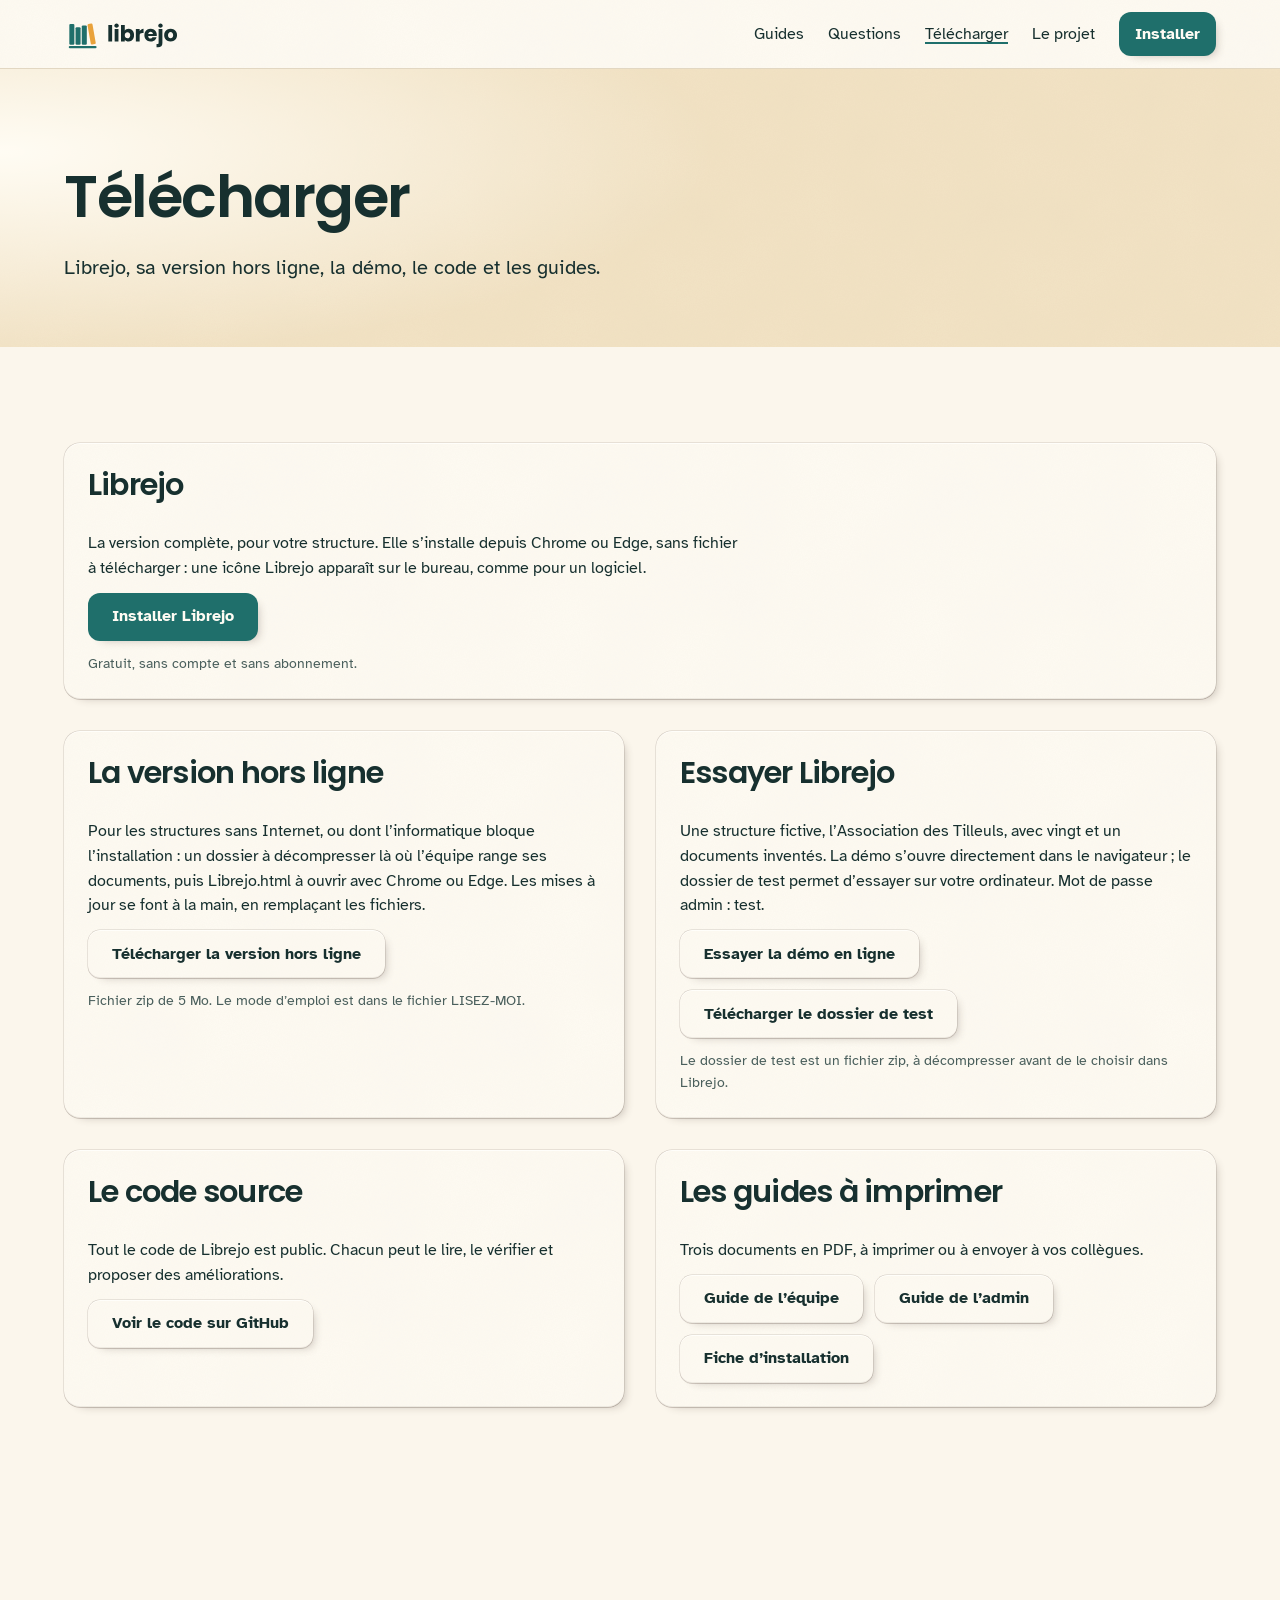
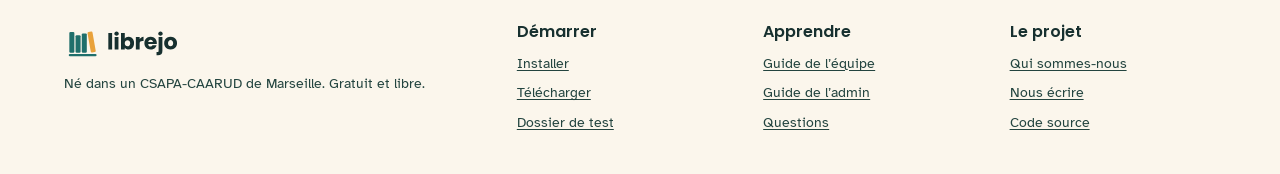
<file: telecharger.html>
<!doctype html>
<html lang="fr">
<head>
<meta charset="utf-8">
<meta name="viewport" content="width=device-width, initial-scale=1">
<title>Télécharger Librejo</title>
<meta name="description" content="Librejo, sa version hors ligne, le dossier de test, le code source et les guides à imprimer.">
<link rel="icon" href="images/favicon.svg" type="image/svg+xml">
<script>document.documentElement.classList.add("js")</script>
<link rel="stylesheet" href="site.css">
</head>
<body>
<a class="skip" href="#contenu">Aller au contenu</a>
<header class="slab">
  <div class="container">
    <a class="mark" href="index.html"><img src="images/logo.svg" alt="Librejo, accueil" width="118" height="38"></a>
    <nav aria-label="Pages du site">
      <a href="guides.html">Guides</a>
      <a href="faq.html">Questions</a>
      <a href="telecharger.html" aria-current="page">Télécharger</a>
      <a href="projet.html">Le projet</a>
    </nav>
    <a class="btn btn--go" href="installer.html">Installer</a>
  </div>
</header>
<main id="contenu">
<section class="page-head desk">
  <div class="container rise">
    <h1>Télécharger</h1>
    <p class="lead">Librejo, sa version hors ligne, la démo, le code et les guides.</p>
  </div>
</section>

<section class="part reveal">
  <div class="container">
    <ul class="dl">
      <li id="librejo"><h2>Librejo</h2><p>La version complète, pour votre structure. Elle s’installe depuis Chrome ou Edge, sans fichier à télécharger : une icône Librejo apparaît sur le bureau, comme pour un logiciel.</p><a class="btn btn--go" href="installer.html">Installer Librejo</a><small>Gratuit, sans compte et sans abonnement.</small></li>
      <li id="hors-ligne"><h2>La version hors ligne</h2><p>Pour les structures sans Internet, ou dont l’informatique bloque l’installation : un dossier à décompresser là où l’équipe range ses documents, puis Librejo.html à ouvrir avec Chrome ou Edge. Les mises à jour se font à la main, en remplaçant les fichiers.</p><a class="btn btn--card" href="telechargements/Librejo-hors-ligne.zip" download>Télécharger la version hors ligne</a><small>Fichier zip de 5 Mo. Le mode d’emploi est dans le fichier LISEZ-MOI.</small></li>
      <li id="test"><h2>Essayer Librejo</h2><p>Une structure fictive, l’Association des Tilleuls, avec vingt et un documents inventés. La démo s’ouvre directement dans le navigateur ; le dossier de test permet d’essayer sur votre ordinateur. Mot de passe admin : test.</p><div class="actions"><a class="btn btn--card" href="appli/?demo">Essayer la démo en ligne</a><a class="btn btn--card" href="telechargements/Librejo-dossier-test.zip" download>Télécharger le dossier de test</a></div><small>Le dossier de test est un fichier zip, à décompresser avant de le choisir dans Librejo.</small></li>
      <li><h2>Le code source</h2><p>Tout le code de Librejo est public. Chacun peut le lire, le vérifier et proposer des améliorations.</p><a class="btn btn--card" href="https://github.com/librejoapp/librejo">Voir le code sur GitHub</a></li>
      <li><h2>Les guides à imprimer</h2><p>Trois documents en PDF, à imprimer ou à envoyer à vos collègues.</p><div class="actions"><a class="btn btn--card" href="guides/guide-equipe.pdf" target="_blank" rel="noopener">Guide de l’équipe</a><a class="btn btn--card" href="guides/guide-admin.pdf" target="_blank" rel="noopener">Guide de l’admin</a><a class="btn btn--card" href="guides/installer-librejo.pdf" target="_blank" rel="noopener">Fiche d’installation</a></div></li>
    </ul>
  </div>
</section>

</main>
<footer class="foot" id="pages">
  <div class="container">
    <div>
      <a class="mark" href="index.html"><img src="images/logo.svg" alt="Librejo, accueil" width="118" height="38"></a>
      <p>Né dans un CSAPA-CAARUD de Marseille. Gratuit et libre.</p>
    </div>
    <div>
      <h2>Démarrer</h2>
      <ul><li><a href="installer.html">Installer</a></li><li><a href="telecharger.html">Télécharger</a></li><li><a href="telecharger.html#test">Dossier de test</a></li></ul>
    </div>
    <div>
      <h2>Apprendre</h2>
      <ul><li><a href="guides.html#equipe">Guide de l’équipe</a></li><li><a href="guides.html#admin">Guide de l’admin</a></li><li><a href="faq.html">Questions</a></li></ul>
    </div>
    <div>
      <h2>Le projet</h2>
      <ul><li><a href="projet.html">Qui sommes-nous</a></li><li><a href="mailto:librejo@proton.me">Nous écrire</a></li><li><a href="https://github.com/librejoapp/librejo">Code source</a></li></ul>
    </div>
  </div>
</footer>
<script>
if ('IntersectionObserver' in window) {
  const io = new IntersectionObserver((es) => es.forEach((e) => e.target.classList.toggle('play', e.isIntersecting)), { threshold: 0.4 });
  document.querySelectorAll('.loop').forEach((l) => io.observe(l));
  const rv = new IntersectionObserver((es) => es.forEach((e) => { if (e.isIntersecting) { e.target.classList.add('in'); rv.unobserve(e.target); } }), { threshold: 0.12 });
  document.querySelectorAll('.reveal').forEach((s) => rv.observe(s));
}
// Sur téléphone : s'envoyer le lien du site (partage du téléphone, sinon mail)
document.querySelectorAll('[data-sendlink]').forEach((a) => {
  const url = location.origin + location.pathname.replace(/[^/]*$/, '');
  a.href = 'mailto:?subject=' + encodeURIComponent('Librejo, à ouvrir sur un ordinateur') + '&body=' + encodeURIComponent(url);
  a.addEventListener('click', (e) => { if (navigator.share) { e.preventDefault(); navigator.share({ title: 'Librejo', url }).catch(() => {}); } });
});
const ready = (s) => s.classList.add('ready');
document.querySelectorAll('.shot').forEach((s) => { const im = s.querySelector('img:last-of-type'); if (!im || im.complete) return ready(s); im.addEventListener('load', () => ready(s), { once: true }); im.addEventListener('error', () => ready(s), { once: true }); setTimeout(() => ready(s), 5000); });

</script>
<noscript><style>.reveal > .container > *, .shot { opacity: 1 !important; transform: none !important; }</style></noscript>
</body>
</html>
</file>
<file: site.css>
/* Hallmark · shape: Split Studio · genre: modern-minimal · theme: Coral (by request, warmed) · job: try · draw: a6bc0b
 * hero: Settled · nav: slab · footer: index columns · imagery: screenshots 9 (captured from the product) · signature: the search finding the right document, played in real captures
 * axes: light/grotesk-sans/warm · posture: restrained · contrast: pass · fold: pass · v2.0.0 */
/* Hallmark · pre-emit critique: P4 H4 E4 S4 R4 V4 · weakest: V, the test folder is thin so captures show few documents; kept real rather than staged */
/* Palette alignée sur le logo et l'application (bleu canard, ambre, crème), choix du 26/11/2026 */
/* waive: Poppins and Atkinson Hyperlegible replace General Sans (Librejo's own faces), sections rise on scroll and the nav is light: the user asked for a warmer page with discreet animations */
/* waive: capture loops repeat (theme asks for once): the user asked for animations; they pause off screen and stop under reduced motion */
@import url("./fonts.css");
@import url("./tokens.css");
@import url("./base.css");

body { background-color: var(--color-paper); }
.skip { position: absolute; left: var(--space-md); top: var(--space-md); z-index: var(--z-toast); padding: var(--space-sm) var(--space-md); border-radius: var(--radius-input); background: var(--color-cotton); color: var(--color-print); transform: translateY(-200%); }
.skip:focus-visible { transform: none; }
h1, h2, h3 { font-weight: var(--display-weight); color: var(--color-ink); }
.muted { color: var(--color-muted); }

/* nav : slab */
.slab { position: sticky; top: 0; z-index: var(--z-sticky-nav); background-color: var(--color-cotton); background-image: var(--tex-cotton); color: var(--color-ink); box-shadow: 0 1px 0 var(--color-rule); }
.slab .container { display: flex; align-items: center; gap: var(--space-lg); min-height: 68px; }
.mark { display: inline-flex; align-items: center; gap: var(--space-xs); font-size: var(--text-xl); font-weight: 700; letter-spacing: -0.02em; text-decoration: none; }
.mark img { width: auto; height: 38px; }
.slab nav { display: flex; gap: var(--space-lg); margin-left: auto; }
.slab nav a { font-size: var(--text-sm); font-weight: 400; white-space: nowrap; text-decoration: none; padding: var(--space-sm) 0; }
.slab nav a { font-size: var(--text-md); }
.slab nav a:hover { text-decoration: underline; text-decoration-color: var(--color-accent-2); text-decoration-thickness: 2px; }

/* contrôles : cartes pressées */
.btn { font-weight: 700; white-space: nowrap; display: inline-flex; align-items: center; justify-content: center; min-height: 48px; padding: 0 var(--space-lg); border: 0; border-radius: var(--radius-stock); text-decoration: none; cursor: pointer; transition: transform var(--dur-short) var(--ease-out), box-shadow var(--dur-short) var(--ease-out); }
.btn--go { background: var(--color-accent-2); color: var(--color-cotton); box-shadow: var(--cast-stock); }
.btn--card { background-color: var(--color-cotton); background-image: var(--tex-cotton); color: var(--color-print); box-shadow: var(--edge-stock), var(--cast-stock); }
.btn:hover { transform: translateY(-1px); box-shadow: var(--cast-stock-lift); }
.btn--card:hover { box-shadow: var(--edge-stock), var(--cast-stock-lift); }
.btn:active { transform: translateY(1px); }
.btn[disabled] { cursor: not-allowed; color: var(--color-muted); transform: none; box-shadow: var(--edge-stock); }
.slab .btn { min-height: 44px; }
.actions { display: flex; flex-wrap: wrap; gap: var(--space-sm); align-items: center; }

/* captures : feuilles posées sur le bureau */
.shot { aspect-ratio: 16 / 10; border-radius: var(--radius-card); box-shadow: var(--edge-stock), var(--cast-stock-lift); background: var(--color-cotton); }
.shot > img { filter: none; object-position: left top; border-radius: inherit; }
.shot { overflow: visible; transition: transform 700ms var(--ease-out), box-shadow 700ms var(--ease-out), opacity 900ms var(--ease-in-out); box-shadow: var(--edge-stock), var(--cast-soft); }
.shot:hover { box-shadow: var(--edge-stock), var(--cast-soft-lift); }
.shot--tilt { transform: rotate(1.4deg); }
.row:nth-of-type(odd) .shot { transform: rotate(-1deg); }
.row:nth-of-type(even) .shot { transform: rotate(0.8deg); }
.shot:hover { transform: rotate(0deg) translateY(-4px); }
/* le tampon : l'encre corail de l'état réglé */
.stamp { position: absolute; right: -18px; bottom: -22px; z-index: 2; padding: var(--space-xs) var(--space-lg); border: 3px solid var(--color-paid); border-radius: var(--radius-stock); color: var(--color-paid); background: color-mix(in oklab, var(--color-cotton) 86%, transparent); font-family: var(--font-display); font-weight: 600; font-size: var(--text-2xl); letter-spacing: -0.02em; transform: rotate(-8deg); }
/* le surligneur */
.marker { position: relative; white-space: nowrap; z-index: 0; }
.marker::after { content: ""; position: absolute; left: -0.08em; right: -0.08em; bottom: 0.06em; height: 0.34em; z-index: -1; border-radius: 0.2em 0.5em 0.3em 0.6em; background: var(--color-sun); transform-origin: left center; }
.loop > img { opacity: 0; }
.loop > img:last-of-type { opacity: 1; }

/* hero : Settled, sur le bureau */
.desk { background-color: var(--color-desk); background-image: radial-gradient(90% 120% at 0% 30%, var(--color-cotton), transparent 62%), var(--tex-desk); }
.hero .container { display: grid; grid-template-columns: minmax(0, 5fr) minmax(0, 7fr); gap: var(--space-2xl); align-items: center; min-height: calc(100dvh - 68px); padding-block: var(--space-2xl); }
.hero h1 { font-size: var(--text-display-s); max-width: 13ch; line-height: 1.1; }
.hero .lead { margin-block: var(--space-lg) var(--space-xl); max-width: 30ch; }
.hero small { display: block; margin-top: var(--space-md); font-size: var(--text-sm); color: var(--color-ink-2); }

/* rangées texte + preuve : la preuve garde son côté */
.row { padding-block: var(--section-gap-s); }
.row .container { display: grid; grid-template-columns: minmax(0, 5fr) minmax(0, 7fr); gap: var(--space-2xl); align-items: center; }
.row--even .container { grid-template-columns: minmax(0, 1fr) minmax(0, 1fr); }
.row h2 { margin-bottom: var(--space-lg); }
.row .lead + .facts { margin-top: var(--space-lg); }
.facts { list-style: none; margin: 0; padding: 0; border-top: var(--rule-hair) solid var(--color-rule-2); }
.facts li { padding: var(--space-sm) 0; border-bottom: var(--rule-hair) solid var(--color-rule-2); }

/* film */
.film { padding-block: var(--section-gap-s) 0; }
.film .container { display: grid; gap: var(--space-lg); }
.film .shot { aspect-ratio: 16 / 9; }
.film .shot > img { object-position: center top; }
.film .shot > video { position: absolute; inset: 0; width: 100%; height: 100%; display: block; object-fit: cover; border-radius: inherit; background: var(--color-cotton); z-index: 1; }
.film figcaption { font-size: var(--text-sm); color: var(--color-muted); }

/* le tableau : rien ne sort de chez vous */
.board { margin-block: var(--section-gap-s) 0; padding-block: var(--section-gap-s); background: var(--color-board); color: var(--color-board-type); }
.board h2 { color: var(--color-board-type); font-size: var(--text-display-s); max-width: 15ch; line-height: 1.1; margin: 0; }
h2 { line-height: 1.12; }
.board .container { display: grid; grid-template-columns: minmax(0, 1fr) minmax(0, 1fr); gap: var(--space-2xl); align-items: center; }
.board .facts { border-color: color-mix(in oklab, var(--color-board-type) 28%, transparent); font-size: var(--text-lead); }
.board .facts li { border-color: color-mix(in oklab, var(--color-board-type) 28%, transparent); padding: var(--space-md) 0; }

/* fin : installer */
.close { background-color: var(--color-desk); background-image: radial-gradient(90% 120% at 0% 30%, var(--color-cotton), transparent 62%), var(--tex-desk); }
.close .lead { margin-bottom: var(--space-lg); }
.note { margin-top: var(--space-xl); padding: var(--space-lg); border-radius: var(--radius-card); background-color: var(--color-cotton); background-image: var(--tex-cotton); box-shadow: var(--edge-stock), var(--cast-stock); color: var(--color-print); }
.note h3 { margin-bottom: var(--space-xs); }

/* pied : colonnes d'index */
.foot { padding-block: var(--space-3xl) var(--space-xl); }
.foot .container { display: grid; grid-template-columns: minmax(0, 2fr) repeat(3, minmax(0, 1fr)); gap: var(--space-xl); }
.foot h2 { font-size: var(--text-md); letter-spacing: 0; margin-bottom: var(--space-sm); }
.foot ul { list-style: none; margin: 0; padding: 0; display: grid; gap: var(--space-xs); }
.foot li, .foot p { font-size: var(--text-sm); color: var(--color-ink-2); }
.foot a:hover { text-decoration-color: var(--color-accent-2); }
.foot .mark { color: var(--color-ink); margin-bottom: var(--space-sm); }


@media (max-width: 60rem) {
  .stamp { right: var(--space-xs); bottom: -18px; font-size: var(--text-xl); }
  .shot--tilt, .row .shot { transform: none; }
  .slab .container { flex-wrap: wrap; row-gap: 0; padding-block: var(--space-xs) 0; }
  .slab .btn { margin-left: auto; }
  .slab nav { order: 3; flex: 0 0 100%; margin-left: 0; gap: var(--space-lg); overflow-x: auto; }
  .slab nav a { padding: var(--space-sm) 0; font-size: var(--text-md); }
  .hero .container, .row .container, .row--even .container, .board .container { grid-template-columns: minmax(0, 1fr); gap: var(--space-xl); }
  .hero .container { min-height: 0; padding-block: var(--space-xl); }
  .foot .container { grid-template-columns: minmax(0, 1fr) minmax(0, 1fr); }
}

/* boucles : trois captures qui se suivent, seulement si le mouvement est accepté */
@media (prefers-reduced-motion: no-preference) {
  .loop.play > img { animation: step 12s var(--ease-in-out) infinite; }
  .loop.play > img:nth-of-type(1) { animation-name: step1; }
  .loop.play > img:nth-of-type(2) { animation-name: step2; }
  .loop.play > img:nth-of-type(3) { animation-name: step3; }
  .rise { opacity: 0; transform: translateY(12px); animation: rise var(--dur-long) var(--ease-out) forwards; }
  .rise + .rise, .hero .shot.rise { animation-delay: 90ms; }
  .hero .shot.rise { animation-name: riseTilt; animation-duration: 1200ms; animation-timing-function: var(--ease-out); }
  .marker::after { transform: scaleX(0); animation: draw 700ms var(--ease-out) 500ms forwards; }
  .stamp { opacity: 0; animation: press 420ms var(--ease-out) 1100ms forwards; }
  .js .reveal > .container > * { opacity: 0; transform: translateY(18px); transition: opacity var(--dur-long) var(--ease-out), transform var(--dur-long) var(--ease-out); }
  .js .reveal > .container > *:nth-child(2) { transition-delay: 110ms; }
  .js .reveal > .container > *:nth-child(3) { transition-delay: 200ms; }
  .js .reveal.in > .container > * { opacity: 1; transform: none; }
  .js .reveal > .container > .shot, .js .reveal > .container > .duo > .shot { transition: opacity 1100ms var(--ease-in-out), transform 1100ms var(--ease-out), box-shadow 700ms var(--ease-out); }
  .js .reveal > .container > .shot { transform: translateY(26px) scale(0.975); }
  .js .shot:not(.ready), .js .reveal.in > .container > .shot:not(.ready) { opacity: 0; }
  .js .duo > .shot:not(.ready) { transform: translateY(26px) scale(0.975); }
  .js .board .facts li { opacity: 0; transform: translateX(14px); transition: opacity var(--dur-long) var(--ease-out), transform var(--dur-long) var(--ease-out); }
  .js .board.in .facts li { opacity: 1; transform: none; }
  .js .board.in .facts li:nth-child(2) { transition-delay: 160ms; } .js .board.in .facts li:nth-child(3) { transition-delay: 320ms; }
  .mark img:hover { animation: nod 600ms var(--ease-out); }
}
@keyframes step1 { 0%, 20% { opacity: 1; } 32%, 88% { opacity: 0; } 100% { opacity: 1; } }
@keyframes step2 { 0%, 20% { opacity: 0; } 32%, 46% { opacity: 1; } 58%, 100% { opacity: 0; } }
@keyframes step3 { 0%, 46% { opacity: 0; } 58%, 100% { opacity: 1; } }
@keyframes rise { to { opacity: 1; transform: none; } }
@keyframes riseTilt { from { opacity: 0; transform: translateY(26px) scale(0.975) rotate(0deg); } to { opacity: 1; transform: rotate(1.4deg); } }
@keyframes draw { to { transform: scaleX(1); } }
@keyframes press { 0% { opacity: 0; transform: rotate(-8deg) scale(1.5); } 70% { opacity: 1; transform: rotate(-8deg) scale(0.96); } 100% { opacity: 1; transform: rotate(-8deg) scale(1); } }
@keyframes nod { 40% { transform: rotate(-4deg); } 100% { transform: none; } }

/* pages intérieures */
.slab nav a[aria-current="page"] { text-decoration: underline; text-decoration-color: var(--color-accent-2); text-decoration-thickness: 2px; }
.page-head { padding-block: var(--space-3xl) var(--space-2xl); }
.page-head h1 { font-size: var(--text-display-s); line-height: 1.1; max-width: 16ch; }
.page-head .lead { margin-top: var(--space-lg); }
.part { padding-block: var(--section-gap-s) 0; }
.part:last-of-type { padding-bottom: var(--section-gap-s); }
.part > .container > h2 { margin-bottom: var(--space-xl); }
.steps { list-style: none; margin: 0; padding: 0; display: grid; grid-template-columns: repeat(3, minmax(0, 1fr)); gap: var(--gap-columns); counter-reset: etape; }
.steps li { counter-increment: etape; padding: var(--space-lg); border-radius: var(--radius-card); background-color: var(--color-cotton); background-image: var(--tex-cotton); box-shadow: var(--edge-stock), var(--cast-stock); color: var(--color-print); }
.steps li::before { content: counter(etape); display: block; margin-bottom: var(--space-sm); font-family: var(--font-display); font-weight: 600; font-size: var(--text-3xl); line-height: 1; color: var(--color-accent-2); }
.steps h3 { margin-bottom: var(--space-xs); }
.duo { display: grid; grid-template-columns: minmax(0, 1fr) minmax(0, 1fr); gap: var(--space-2xl); align-items: start; }
.duo .shot { transform: rotate(0.8deg); }
.how { list-style: none; margin: 0; padding: 0; counter-reset: geste; border-top: var(--rule-hair) solid var(--color-rule-2); }
.how li { counter-increment: geste; display: grid; grid-template-columns: 2.2rem minmax(0, 1fr); gap: var(--space-sm); padding: var(--space-md) 0; border-bottom: var(--rule-hair) solid var(--color-rule-2); }
.how li::before { content: counter(geste); font-family: var(--font-display); font-weight: 600; color: var(--color-accent-2); }
.how b { display: block; }
.faq { max-width: 52rem; }
.faq details { border-bottom: var(--rule-hair) solid var(--color-rule-2); }
.faq details:first-of-type { border-top: var(--rule-hair) solid var(--color-rule-2); }
.faq summary { display: flex; justify-content: space-between; gap: var(--space-md); padding: var(--space-md) 0; cursor: pointer; list-style: none; font-family: var(--font-display); font-weight: 600; font-size: var(--text-title); line-height: 1.25; }
.faq summary::-webkit-details-marker { display: none; }
.faq summary::after { content: "+"; flex: none; color: var(--color-accent-2); transition: transform var(--dur-short) var(--ease-out); }
.faq details[open] summary::after { transform: rotate(45deg); }
.faq summary:hover { color: var(--color-accent-2); }
.faq details p { padding-bottom: var(--space-lg); font-size: var(--text-lead); }
.dl { list-style: none; margin: 0; padding: 0; display: grid; grid-template-columns: repeat(2, minmax(0, 1fr)); gap: var(--gap-columns); }
.dl li { display: grid; gap: var(--space-sm); align-content: start; padding: var(--space-lg); border-radius: var(--radius-card); background-color: var(--color-cotton); background-image: var(--tex-cotton); box-shadow: var(--edge-stock), var(--cast-stock); color: var(--color-print); }
.dl .btn { justify-self: start; }
.dl small { color: var(--color-muted); font-size: var(--text-sm); }
.aside { margin-top: var(--space-xl); padding: var(--space-lg); border-radius: var(--radius-card); background: var(--color-paper-2); }
.aside h3 { margin-bottom: var(--space-xs); }
@media (max-width: 60rem) { .steps, .duo, .dl { grid-template-columns: minmax(0, 1fr); } .duo .shot { transform: none; } .page-head { padding-block: var(--space-xl); } }
@media (prefers-reduced-motion: no-preference) { .js .reveal > .container > *:nth-child(4) { transition-delay: 280ms; } }

.dl h2 { font-size: var(--text-title); line-height: 1.2; }
.page-head + .part { padding-top: var(--space-3xl); }
.foot a { white-space: nowrap; }

.part h2 { margin-bottom: var(--space-md); }
.part > .container > h2 { margin-bottom: var(--space-xl); }
.faq { max-width: 60rem; }

/* menus déroulants des guides */
.acc { border-top: var(--rule-hair) solid var(--color-rule-2); }
.acc details { border-bottom: var(--rule-hair) solid var(--color-rule-2); }
.acc summary { display: grid; grid-template-columns: 2.4rem minmax(0, 1fr) auto; gap: var(--space-sm); align-items: baseline; padding: var(--space-md) 0; cursor: pointer; list-style: none; font-family: var(--font-display); font-weight: 600; font-size: var(--text-lg); line-height: 1.3; }
.acc summary::-webkit-details-marker { display: none; }
.acc summary .n { color: var(--color-accent-2); }
.acc summary::after { content: "+"; color: var(--color-accent-2); transition: transform var(--dur-short) var(--ease-out); }
.acc details[open] summary::after { transform: rotate(45deg); }
.acc summary:hover { color: var(--color-accent-2); }
.acc details p { padding: 0 0 var(--space-lg) calc(2.4rem + var(--space-sm)); max-width: 58ch; }
.pdf { display: flex; flex-wrap: wrap; align-items: center; gap: var(--space-md); margin-block: var(--space-lg) var(--space-xl); }
.pdf small { color: var(--color-muted); font-size: var(--text-sm); }
.guide .duo { align-items: start; }
.guide .shot { position: sticky; top: calc(68px + var(--space-xl)); }
@media (max-width: 60rem) { .guide .shot { position: relative; top: auto; } }
@media (prefers-reduced-motion: no-preference) { .acc details[open] p { animation: rise var(--dur-long) var(--ease-out); } }

/* Téléphone : Librejo ne s'y installe pas, on propose de s'envoyer le lien */
.phone { display: none; }
@media (max-width: 40rem) {
  .desk-only { display: none; }
  .phone { display: grid; gap: var(--space-sm); justify-items: start; margin-block: var(--space-md) 0; }
  .phone small { color: var(--color-muted); font-size: var(--text-sm); }
  .phone + .actions { margin-top: var(--space-md); }
  .shot--app[data-slot="recherche"] > img { object-position: 90% top; }
  /* captures de l'appli entière : on cadre sur le contenu, sans la colonne de menu */
  .shot--app { aspect-ratio: 6 / 5; }
  .shot--app > img { object-position: right top; }
}
.slab .btn--go { padding-inline: var(--space-md); }
.slab .btn--go[aria-current="page"] { box-shadow: var(--cast-stock), 0 0 0 2px var(--color-cotton), 0 0 0 4px var(--color-accent-2); }
.dl h2 { font-size: clamp(1.5rem, 1vw + 1.1rem, 2rem); }
.askgrid { display: grid; grid-template-columns: minmax(0, 1.9fr) minmax(0, 1fr); gap: var(--gap-columns); align-items: start; }
.askgrid .faq { max-width: none; }
.ask { margin-top: 0; display: grid; gap: var(--space-sm); justify-items: start; position: sticky; top: calc(68px + var(--space-xl)); }
.ask h2 { font-size: var(--text-title); line-height: 1.2; }
.ask .btn { overflow-wrap: anywhere; }
@media (max-width: 60rem) { .askgrid { grid-template-columns: minmax(0, 1fr); } .ask { position: static; } }
.legal { display: grid; gap: var(--space-lg); }
.legal > * { max-width: 60rem; }
.note a { color: inherit; }
.dl #librejo { grid-column: 1 / -1; }

/* Captures animées : la vidéo se pose sur l'image fixe et n'apparaît qu'une fois lancée */
.shot > video.anim { position: absolute; inset: 0; width: 100%; height: 100%; display: block; object-fit: cover; object-position: left top; border-radius: inherit; z-index: 2; opacity: 0; transition: opacity 400ms var(--ease-in-out); pointer-events: none; }
.shot > video.anim.on { opacity: 1; }
@media (prefers-reduced-motion: reduce) { .shot > video.anim { display: none; } }
@media (max-width: 40rem) {
  .shot--app > video.anim { object-position: right top; }
  .shot--app[data-slot="recherche"] > video.anim { object-position: 90% top; }
}
</file>
<file: appli/boot.css>
/* Écran d'ouverture (avant le choix du dossier). Couleurs de la charte écrites en clair : les variables de l'application
   ne sont pas encore là. Asap vient de app/polices.css, chargée par la page avant cet écran.
   L'écran défile quand il dépasse la fenêtre (zoom 200 à 400 %) : la carte est centrée par margin:auto, jamais coupée. */
#lj-boot{position:fixed;inset:0;z-index:99999;background:#FBF6EC;display:flex;overflow:auto;overscroll-behavior:contain;padding:24px;font:1rem/1.5 "Asap",system-ui,-apple-system,"Segoe UI",sans-serif;color:#17302F}
#lj-boot[hidden]{display:none}
#lj-boot .lj-card{margin:auto;background:#fff;border:1px solid #ece5d8;border-radius:18px;max-width:560px;width:100%;padding:28px 30px;box-shadow:0 1px 2px rgba(90,60,20,.05),0 6px 20px rgba(90,60,20,.07)}
#lj-boot img{height:52px;display:block;margin-bottom:18px}
#lj-boot h1{font-size:1.375rem;line-height:1.2;font-weight:700;color:#174f4c;margin:0 0 10px;text-wrap:balance}
#lj-boot p{margin:0 0 12px}
#lj-boot .lj-aide{color:#5b6b6a;font-size:.875rem}
#lj-boot .lj-btn{font:inherit;font-weight:700;border:0;border-radius:8px;min-height:40px;padding:8px 18px;background:#E9A23B;color:#2b1d05;cursor:pointer;margin-top:8px}
#lj-boot .lj-btn:hover{filter:brightness(.94)}
#lj-boot .lj-btn.lj-sec{background:#fff;color:#174f4c;border:1px solid #d2cbbb;font-size:.875rem}
#lj-boot .lj-btn.lj-sec:hover{filter:none;background:#f0ece2}
/* focus clavier : bleu canard nuit (8:1 sur la crème de la charte, 9:1 sur le blanc) ; l’ambre seul n’y fait que 2:1 */
#lj-boot .lj-btn:focus-visible{outline:3px solid #174f4c;outline-offset:2px}
.lj-link{background:none;border:0;padding:0;font:inherit;color:inherit;font-weight:700;text-decoration:underline;text-underline-offset:2px;cursor:pointer}
#lj-boot .lj-sd{margin-top:22px;padding-top:18px;border-top:1px solid #ece5d8}
#lj-boot .lj-sd .lj-btn{margin-top:0}
#lj-boot .lj-sd .lj-aide{margin:10px 0 0}
#lj-boot ul{margin:0 0 12px;padding-left:22px}
#lj-boot a{color:#1F6F6B;font-weight:600;text-underline-offset:2px}
#lj-boot a:focus-visible,.lj-link:focus-visible{outline:3px solid #174f4c;outline-offset:2px;border-radius:4px}
/* zoom fort : moins de marges, les boutons passent à la ligne au lieu de déborder */
@media (max-width:520px){ #lj-boot{padding:8px} #lj-boot .lj-card{padding:16px 14px;border-radius:14px} #lj-boot img{height:40px;margin-bottom:10px} #lj-boot .lj-btn{white-space:normal;text-align:left;max-width:100%} }
/* « Le dossier ne répond pas » : outil du lecteur réseau, replié sous les boutons */
#lj-boot .lj-nas{margin-top:20px;padding-top:14px;border-top:1px solid #ece5d8}
#lj-boot .lj-nas summary{cursor:pointer;font-weight:700;color:#174f4c;padding:4px 0}
#lj-boot .lj-nas summary:focus-visible{outline:3px solid #174f4c;outline-offset:2px;border-radius:4px}
#lj-boot .lj-nas[open] summary{margin-bottom:10px}
#lj-boot .lj-row{display:flex;flex-wrap:wrap;gap:12px;align-items:flex-end}
#lj-boot .lj-row label{font-size:.875rem;font-weight:600}
#lj-boot .lj-grow{flex:1 1 220px}
#lj-boot .lj-row input{font:inherit;font-weight:400;border:1px solid #b9b0a0;border-radius:8px;padding:7px 10px;min-height:40px;margin-top:4px;width:100%;box-sizing:border-box;background:#fff;color:#17302F}
#lj-boot .lj-row input#lj-nl{width:4.5em;text-transform:uppercase;text-align:center}
#lj-boot .lj-row input:focus-visible{outline:3px solid #174f4c;outline-offset:1px}
#lj-boot .lj-row input[aria-invalid=true]{border-color:#a3341f}
#lj-boot .lj-err{color:#a3341f;font-weight:600;font-size:.875rem}

#lj-boot .lj-ok{font-weight:700;color:#1e6b3a}
#lj-boot .lj-aidel{margin:10px 0;border:1px solid #e3dccd;border-radius:8px;padding:8px 12px;font-size:.9rem}
#lj-boot .lj-aidel summary{cursor:pointer;font-weight:700;color:#174f4c}
#lj-boot .lj-aidel ol{padding-left:1.3em;margin:6px 0}
#lj-boot .lj-cmdl{display:grid;grid-template-columns:auto 1fr auto;gap:8px;align-items:center;margin:6px 0}
#lj-boot .lj-cmdl code{font-size:.72rem;word-break:break-all;background:#f4f1ea;border-radius:6px;padding:4px 6px}
#lj-boot .lj-cmdl .lj-btn{margin:0;min-height:32px;padding:4px 10px}
</file>
<file: appli/app/polices.css>
/* Librejo : police de l’interface intégrée (Asap 400 à 700). Licence dans app/lib/LICENCE-Asap.txt. Le nom « librejo » est dessiné dans le logo SVG. */
@font-face{font-family:"Asap";src:url([data-uri]) format("woff2");font-weight:400;font-style:normal;font-display:swap}
@font-face{font-family:"Asap";src:url([data-uri]) format("woff2");font-weight:500;font-style:normal;font-display:swap}
@font-face{font-family:"Asap";src:url([data-uri]) format("woff2");font-weight:600;font-style:normal;font-display:swap}
@font-face{font-family:"Asap";src:url([data-uri]) format("woff2");font-weight:700;font-style:normal;font-display:swap}
</file>
